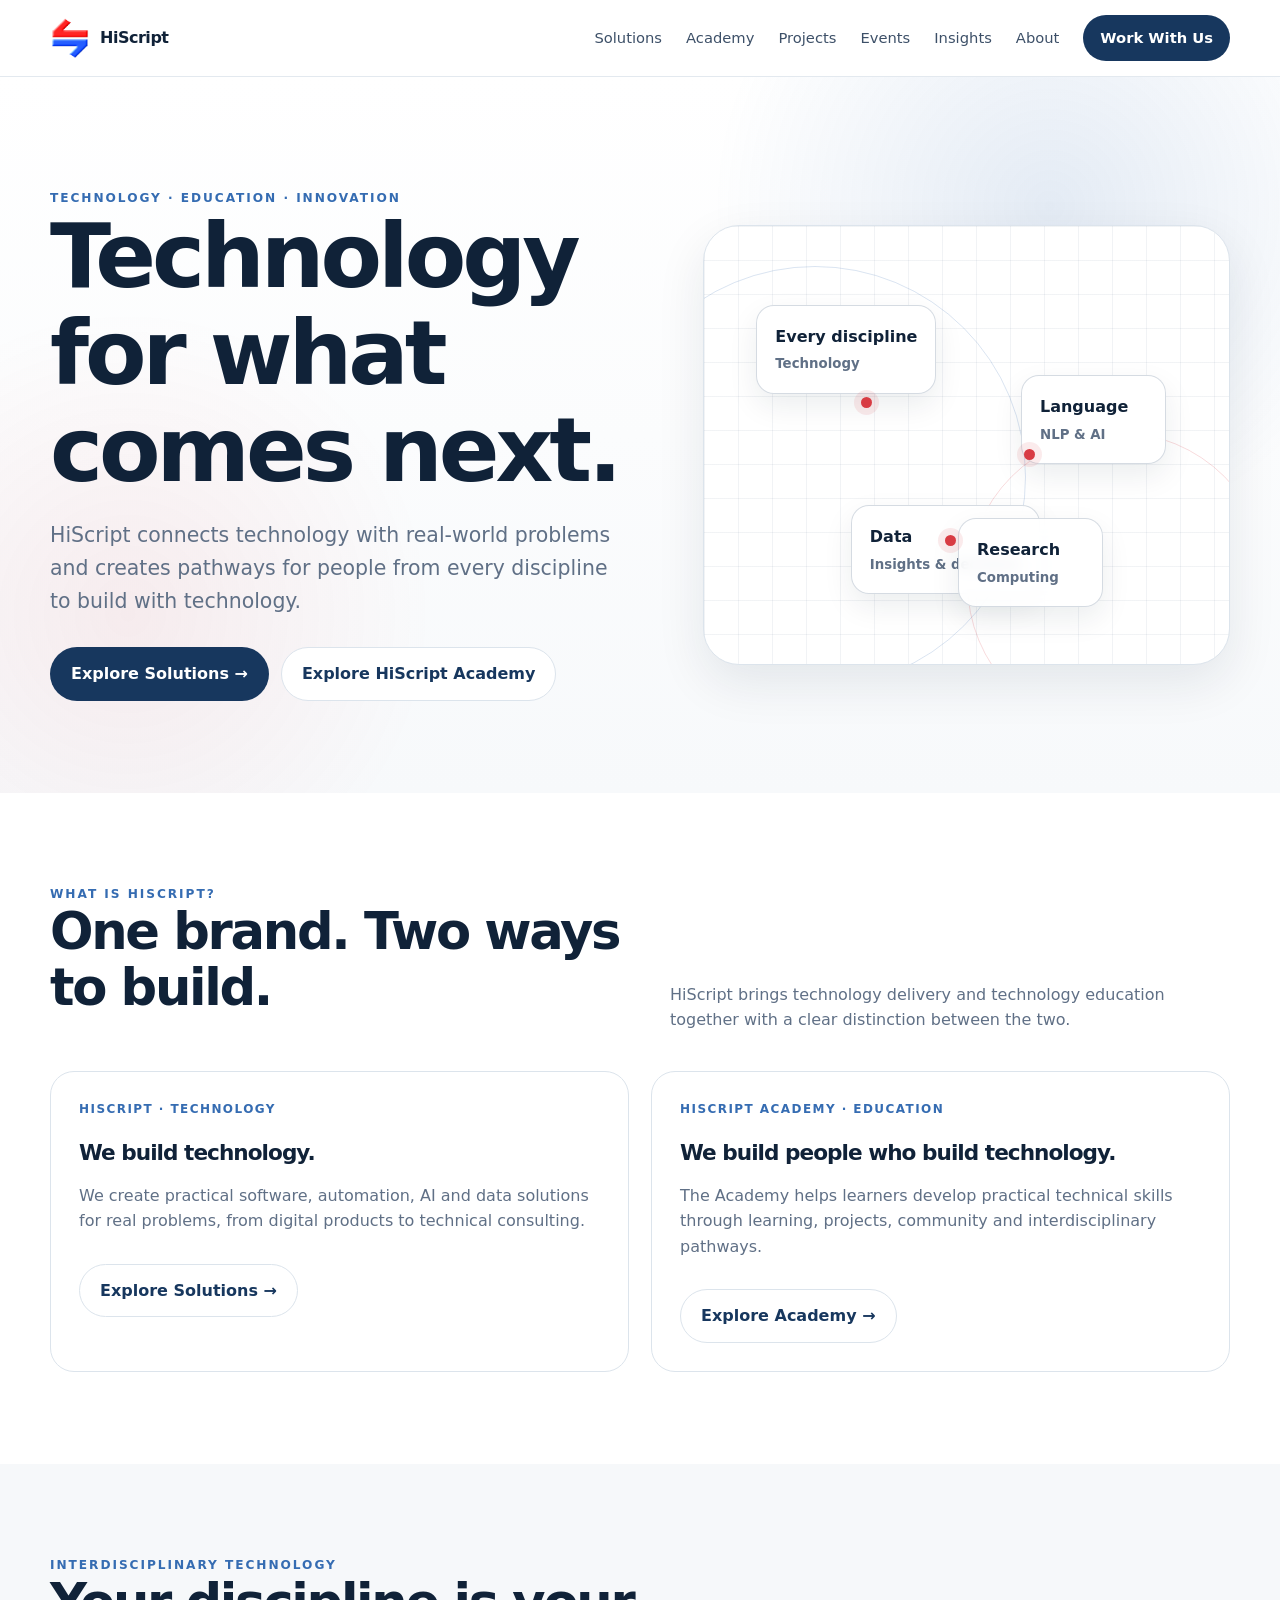
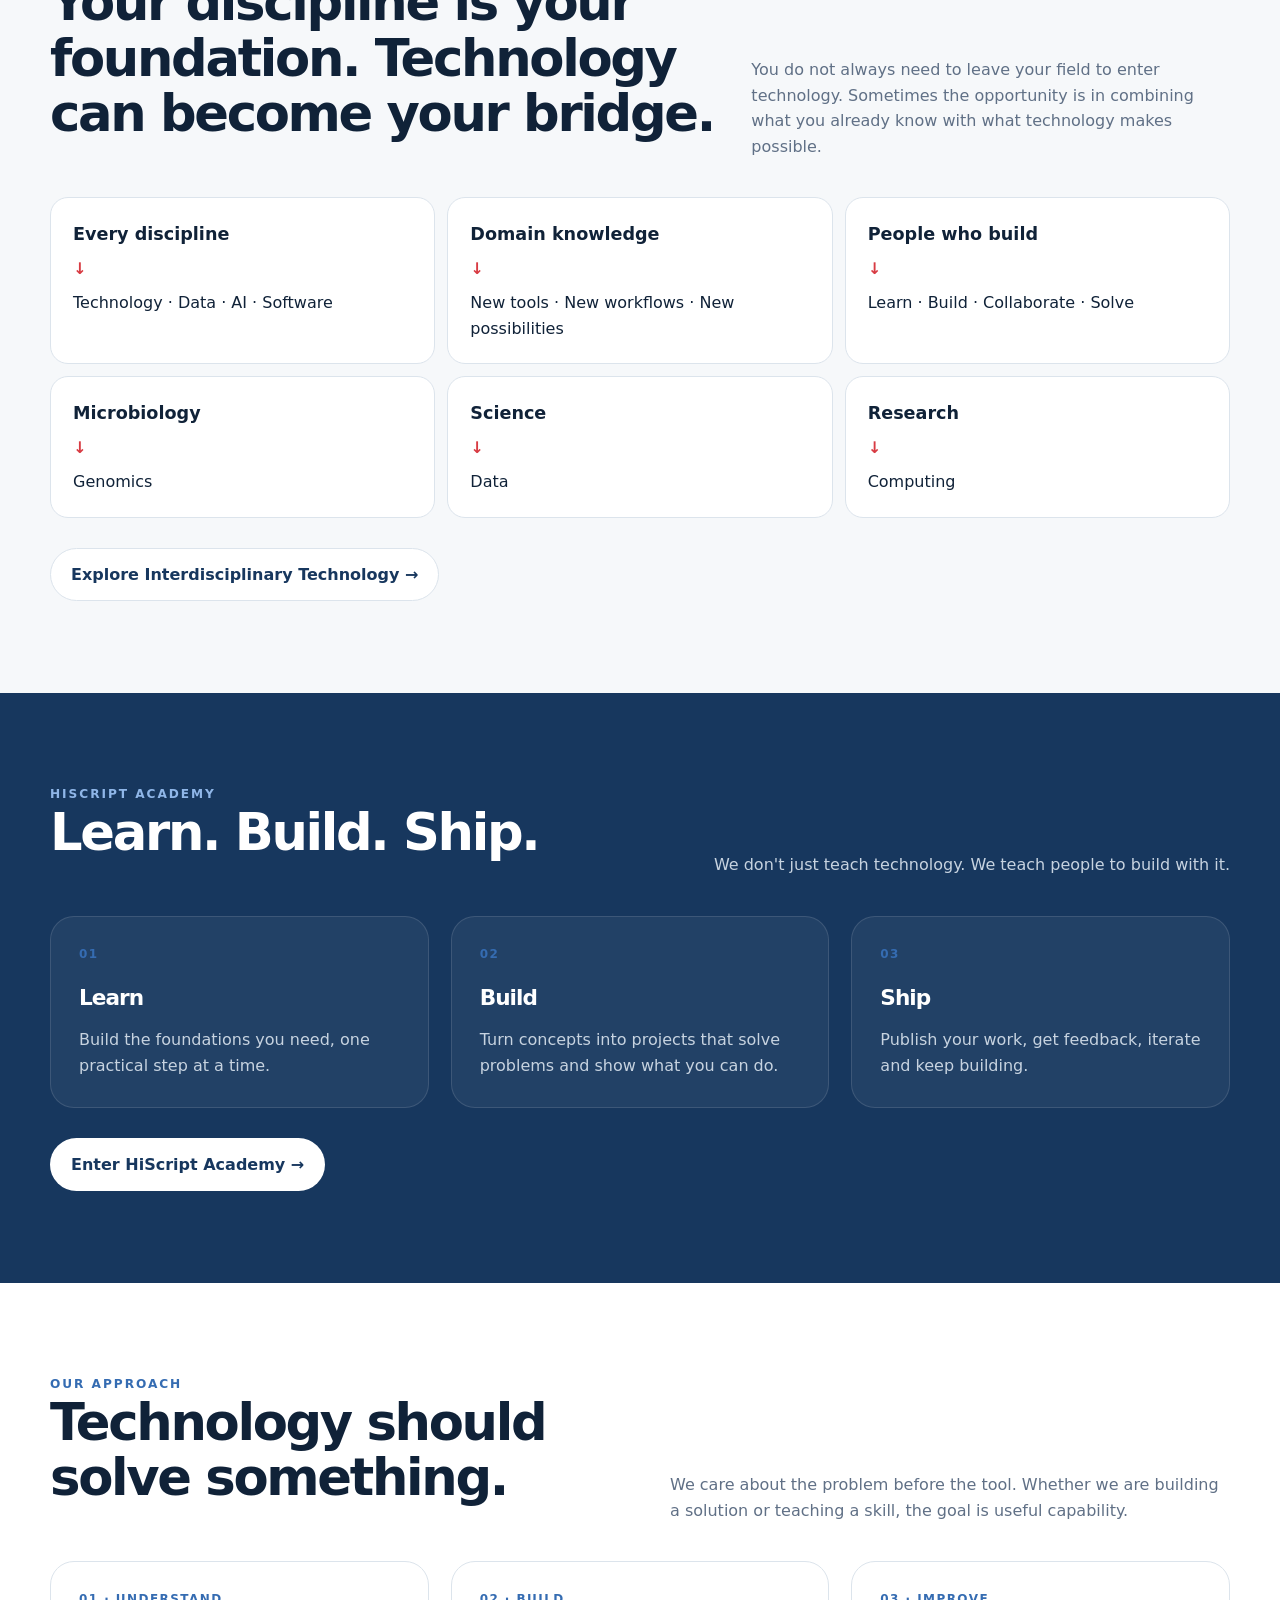
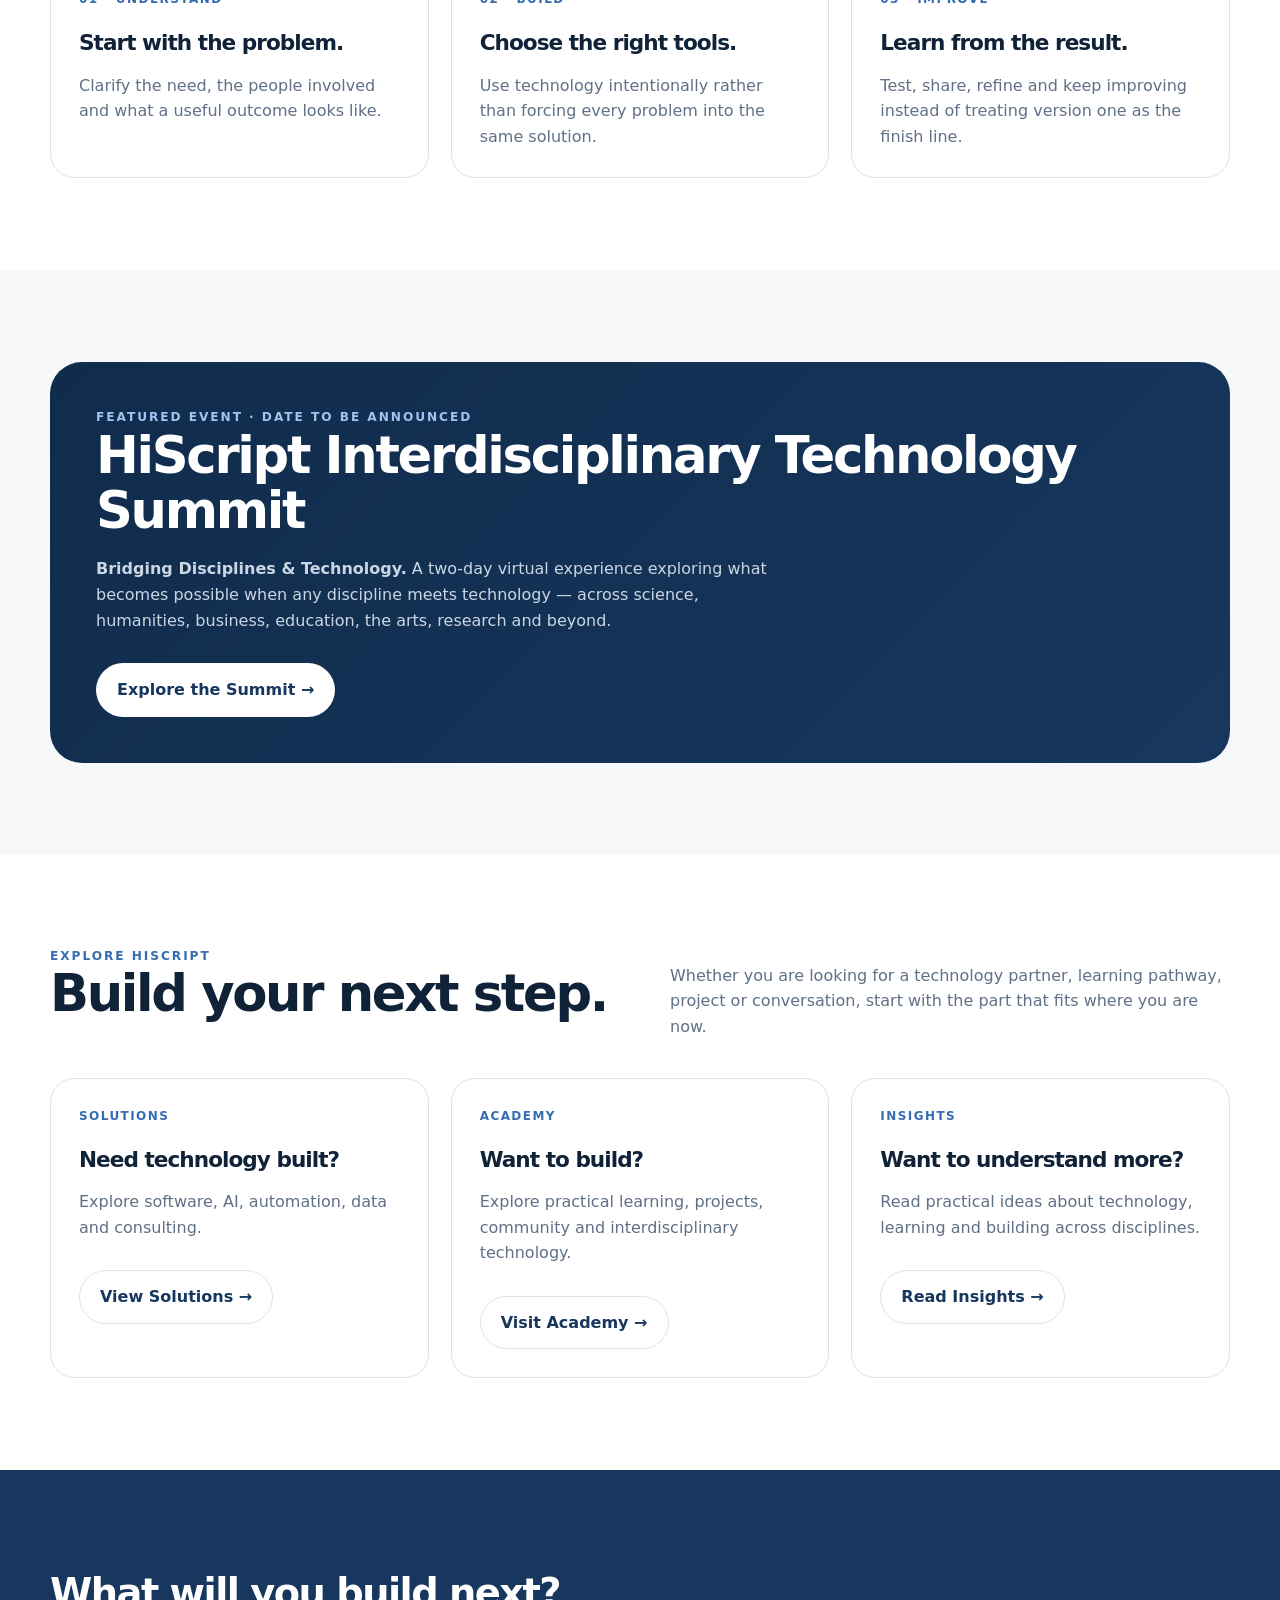
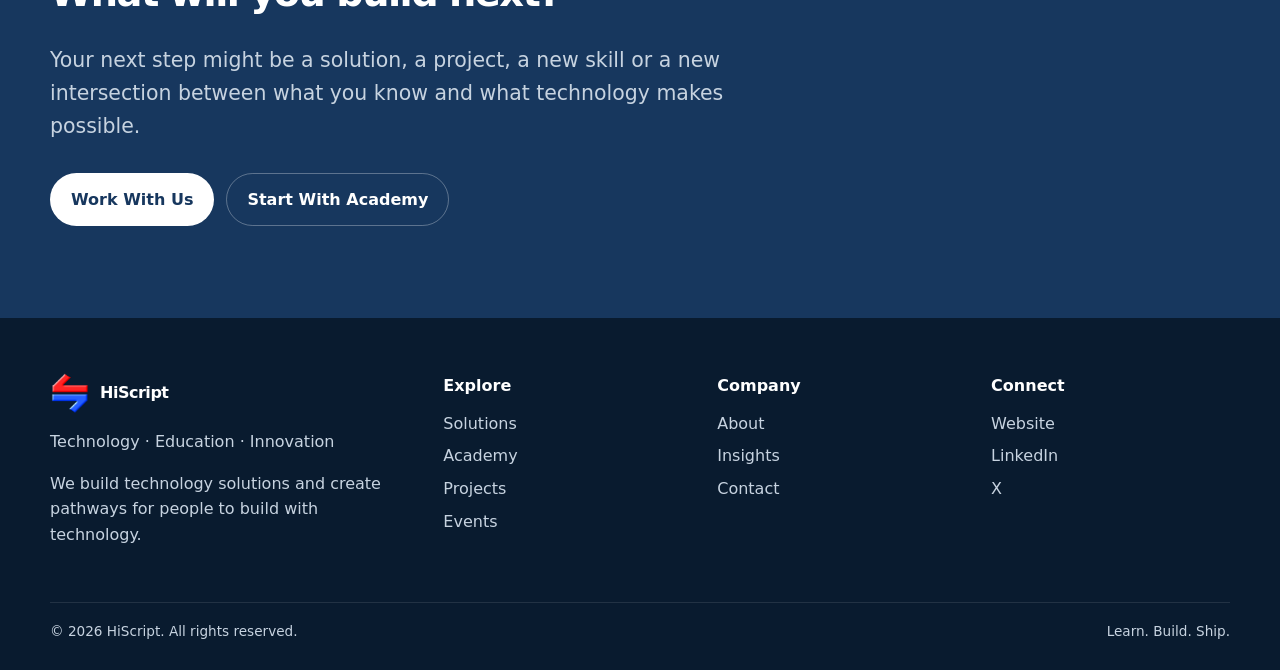
<file: index.html>
<!doctype html>
<html lang="en">
<head>
<meta charset="utf-8"><meta name="viewport" content="width=device-width, initial-scale=1">
<meta name="description" content="HiScript connects technology with real-world problems and creates pathways for people from every discipline to build with technology.">
<link rel="icon" href="assets/logo.png"><link rel="stylesheet" href="css/styles.css">
<title>Technology for what comes next — HiScript</title>
  <meta name="theme-color" content="#17375e">
  <meta name="robots" content="index, follow">
  <link rel="canonical" href="https://hi-script.github.io/">
  <meta property="og:type" content="website">
  <meta property="og:site_name" content="HiScript">
  <meta property="og:title" content="Technology for what comes next — HiScript">
  <meta property="og:description" content="HiScript connects technology with real-world problems and creates pathways for people from every discipline to build with technology.">
  <meta property="og:url" content="https://hi-script.github.io/">
  <meta property="og:image" content="https://hi-script.github.io/assets/logo.png">
  <meta name="twitter:card" content="summary">
  <meta name="twitter:title" content="Technology for what comes next — HiScript">
  <meta name="twitter:description" content="HiScript connects technology with real-world problems and creates pathways for people from every discipline to build with technology.">
  <meta name="twitter:image" content="https://hi-script.github.io/assets/logo.png">
  <script type="application/ld+json">{"@context":"https://schema.org","@type":"Organization","name":"HiScript","url":"https://hi-script.github.io/","logo":"https://hi-script.github.io/assets/logo.png","email":"contact.us@hiscript.com.ng","sameAs":["https://www.linkedin.com/company/hiscript/","https://x.com/HiScript_"]}</script>
</head>
<body><a class="skip-link" href="#main-content">Skip to content</a>
<header class="site-header">
  <div class="container nav">
    <a class="brand" href="index.html" aria-label="HiScript home">
      <img src="assets/logo.png" alt="HiScript logo">
      <span>HiScript</span>
    </a>
    <button class="menu-btn" aria-label="Open navigation" aria-expanded="false">☰</button>
    <nav class="nav-links" aria-label="Primary navigation"><a href="solutions.html" class="">Solutions</a><a href="academy.html" class="">Academy</a><a href="projects.html" class="">Projects</a><a href="events.html" class="">Events</a><a href="insights.html" class="">Insights</a><a href="about.html" class="">About</a><a class="nav-cta" href="contact.html">Work With Us</a></nav>
  </div>
</header>

<main id="main-content">
<section class="hero">
  <div class="container hero-grid">
    <div class="hero-copy">
      <div class="eyebrow">Technology · Education · Innovation</div>
      <h1>Technology for what comes next.</h1>
      <p class="lead">HiScript connects technology with real-world problems and creates pathways for people from every discipline to build with technology.</p>
      <div class="actions">
        <a class="btn btn-primary" href="solutions.html">Explore Solutions →</a>
        <a class="btn btn-secondary" href="academy.html">Explore HiScript Academy</a>
      </div>
    </div>
    <div class="hero-visual" aria-label="Technology connecting different disciplines">
      <div class="network"></div>
      <div class="node a">Every discipline<small>Technology</small></div>
      <div class="node b">Language<small>NLP & AI</small></div>
      <div class="node c">Data<small>Insights & decisions</small></div>
      <div class="node d">Research<small>Computing</small></div>
      <span class="dot one"></span><span class="dot two"></span><span class="dot three"></span>
    </div>
  </div>
</section>

<section>
  <div class="container">
    <div class="section-head">
      <div>
        <div class="kicker">What is HiScript?</div>
        <h2>One brand. Two ways to build.</h2>
      </div>
      <p>HiScript brings technology delivery and technology education together with a clear distinction between the two.</p>
    </div>

    <div class="grid-2">
      <article class="card">
        <div class="num">HiScript · Technology</div>
        <h3>We build technology.</h3>
        <p>We create practical software, automation, AI and data solutions for real problems, from digital products to technical consulting.</p>
        <div class="actions"><a class="btn btn-secondary" href="solutions.html">Explore Solutions →</a></div>
      </article>

      <article class="card">
        <div class="num">HiScript Academy · Education</div>
        <h3>We build people who build technology.</h3>
        <p>The Academy helps learners develop practical technical skills through learning, projects, community and interdisciplinary pathways.</p>
        <div class="actions"><a class="btn btn-secondary" href="academy.html">Explore Academy →</a></div>
      </article>
    </div>
  </div>
</section>

<section class="bridge">
  <div class="container">
    <div class="section-head">
      <div>
        <div class="kicker">Interdisciplinary technology</div>
        <h2>Your discipline is your foundation. Technology can become your bridge.</h2>
      </div>
      <p>You do not always need to leave your field to enter technology. Sometimes the opportunity is in combining what you already know with what technology makes possible.</p>
    </div>

    <div class="bridge-map">
      <div class="bridge-item"><strong>Every discipline</strong><div class="arrow">↓</div><span>Technology · Data · AI · Software</span></div>
      <div class="bridge-item"><strong>Domain knowledge</strong><div class="arrow">↓</div><span>New tools · New workflows · New possibilities</span></div>
      <div class="bridge-item"><strong>People who build</strong><div class="arrow">↓</div><span>Learn · Build · Collaborate · Solve</span></div>
      <div class="bridge-item"><strong>Microbiology</strong><div class="arrow">↓</div><span>Genomics</span></div>
      <div class="bridge-item"><strong>Science</strong><div class="arrow">↓</div><span>Data</span></div>
      <div class="bridge-item"><strong>Research</strong><div class="arrow">↓</div><span>Computing</span></div>
    </div>

    <div class="actions"><a class="btn btn-secondary" href="academy.html">Explore Interdisciplinary Technology →</a></div>
  </div>
</section>

<section class="dark">
  <div class="container">
    <div class="section-head">
      <div>
        <div class="kicker" style="color:#8fb6e8">HiScript Academy</div>
        <h2>Learn. Build. Ship.</h2>
      </div>
      <p>We don't just teach technology. We teach people to build with it.</p>
    </div>

    <div class="grid-3">
      <article class="card"><div class="num">01</div><h3>Learn</h3><p>Build the foundations you need, one practical step at a time.</p></article>
      <article class="card"><div class="num">02</div><h3>Build</h3><p>Turn concepts into projects that solve problems and show what you can do.</p></article>
      <article class="card"><div class="num">03</div><h3>Ship</h3><p>Publish your work, get feedback, iterate and keep building.</p></article>
    </div>

    <div class="actions"><a class="btn" style="background:#fff;color:var(--navy)" href="academy.html">Enter HiScript Academy →</a></div>
  </div>
</section>

<section>
  <div class="container">
    <div class="section-head">
      <div>
        <div class="kicker">Our approach</div>
        <h2>Technology should solve something.</h2>
      </div>
      <p>We care about the problem before the tool. Whether we are building a solution or teaching a skill, the goal is useful capability.</p>
    </div>

    <div class="grid-3">
      <article class="card"><div class="num">01 · Understand</div><h3>Start with the problem.</h3><p>Clarify the need, the people involved and what a useful outcome looks like.</p></article>
      <article class="card"><div class="num">02 · Build</div><h3>Choose the right tools.</h3><p>Use technology intentionally rather than forcing every problem into the same solution.</p></article>
      <article class="card"><div class="num">03 · Improve</div><h3>Learn from the result.</h3><p>Test, share, refine and keep improving instead of treating version one as the finish line.</p></article>
    </div>
  </div>
</section>

<section style="background:var(--paper)">
  <div class="container">
    <div class="feature">
      <div class="kicker" style="color:#9fc3ee">Featured event · Date to be announced</div>
      <h2>HiScript Interdisciplinary Technology Summit</h2>
      <p><strong>Bridging Disciplines & Technology.</strong> A two-day virtual experience exploring what becomes possible when any discipline meets technology — across science, humanities, business, education, the arts, research and beyond.</p>
      <div class="actions"><a class="btn" style="background:#fff;color:var(--navy)" href="events.html">Explore the Summit →</a></div>
    </div>
  </div>
</section>

<section>
  <div class="container">
    <div class="section-head">
      <div>
        <div class="kicker">Explore HiScript</div>
        <h2>Build your next step.</h2>
      </div>
      <p>Whether you are looking for a technology partner, learning pathway, project or conversation, start with the part that fits where you are now.</p>
    </div>

    <div class="grid-3">
      <article class="card"><div class="num">Solutions</div><h3>Need technology built?</h3><p>Explore software, AI, automation, data and consulting.</p><div class="actions"><a class="btn btn-secondary" href="solutions.html">View Solutions →</a></div></article>
      <article class="card"><div class="num">Academy</div><h3>Want to build?</h3><p>Explore practical learning, projects, community and interdisciplinary technology.</p><div class="actions"><a class="btn btn-secondary" href="academy.html">Visit Academy →</a></div></article>
      <article class="card"><div class="num">Insights</div><h3>Want to understand more?</h3><p>Read practical ideas about technology, learning and building across disciplines.</p><div class="actions"><a class="btn btn-secondary" href="insights.html">Read Insights →</a></div></article>
    </div>
  </div>
</section>

<section class="dark">
  <div class="container">
    <div class="quote">What will you build next?</div>
    <p class="lead">Your next step might be a solution, a project, a new skill or a new intersection between what you know and what technology makes possible.</p>
    <div class="actions">
      <a class="btn" style="background:#fff;color:var(--navy)" href="contact.html">Work With Us</a>
      <a class="btn" style="background:transparent;border-color:rgba(255,255,255,.3);color:#fff" href="academy.html">Start With Academy</a>
    </div>
  </div>
</section>
</main>


<footer class="footer">
  <div class="container footer-grid">
    <div>
      <a class="brand" href="index.html"><img src="assets/logo.png" alt="HiScript logo"><span style="color:#fff">HiScript</span></a>
      <p style="max-width:310px">Technology · Education · Innovation</p>
      <p>We build technology solutions and create pathways for people to build with technology.</p>
    </div>
    <div><h4>Explore</h4><ul><li><a href="solutions.html">Solutions</a></li><li><a href="academy.html">Academy</a></li><li><a href="projects.html">Projects</a></li><li><a href="events.html">Events</a></li></ul></div>
    <div><h4>Company</h4><ul><li><a href="about.html">About</a></li><li><a href="insights.html">Insights</a></li><li><a href="contact.html">Contact</a></li></ul></div>
    <div><h4>Connect</h4><ul><li><a href="https://hi-script.github.io/" rel="noopener noreferrer" target="_blank">Website</a></li><li><a href="https://www.linkedin.com/company/hiscript/" rel="noopener noreferrer" target="_blank">LinkedIn</a></li><li><a href="https://x.com/HiScript_" rel="noopener noreferrer" target="_blank">X</a></li></ul></div>
  </div>
  <div class="container footer-bottom"><span>© <span data-year></span> HiScript. All rights reserved.</span><span>Learn. Build. Ship.</span></div>
</footer><script src="js/main.js"></script></body>
</html>
</file>
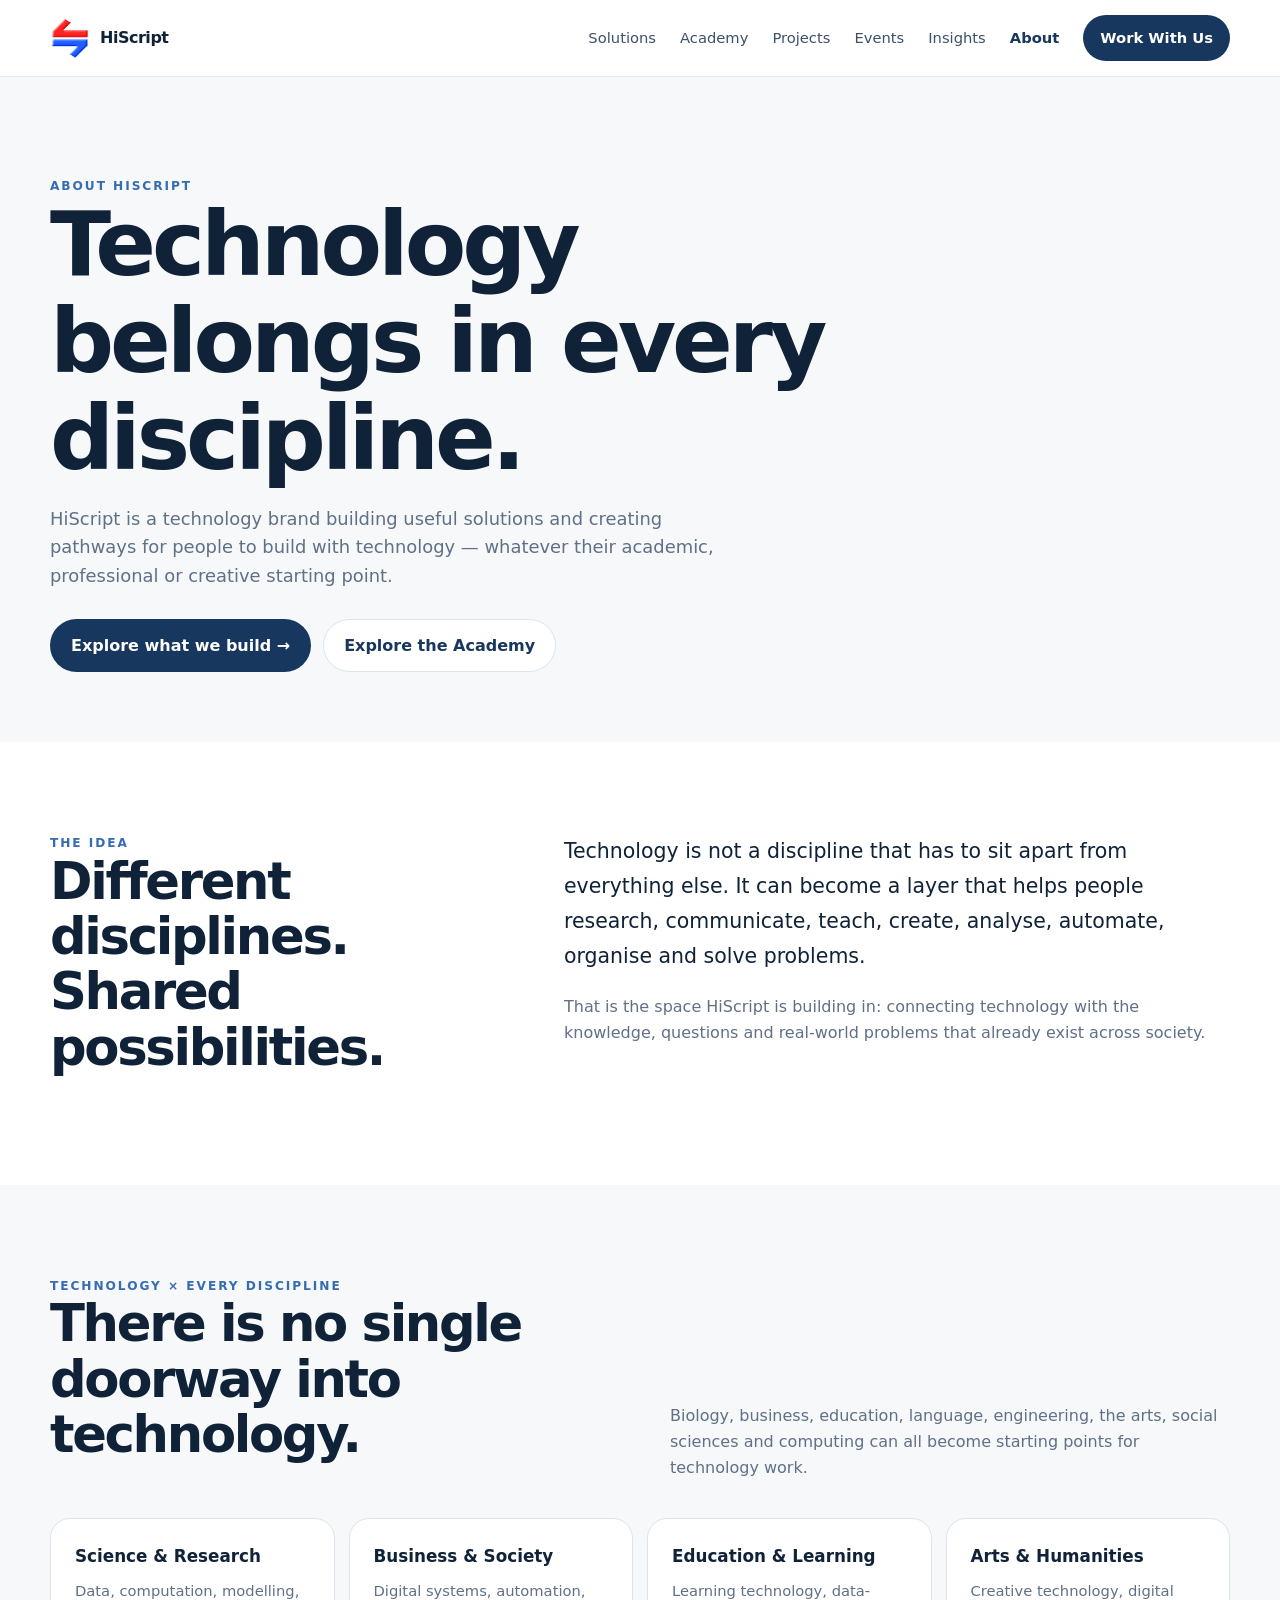
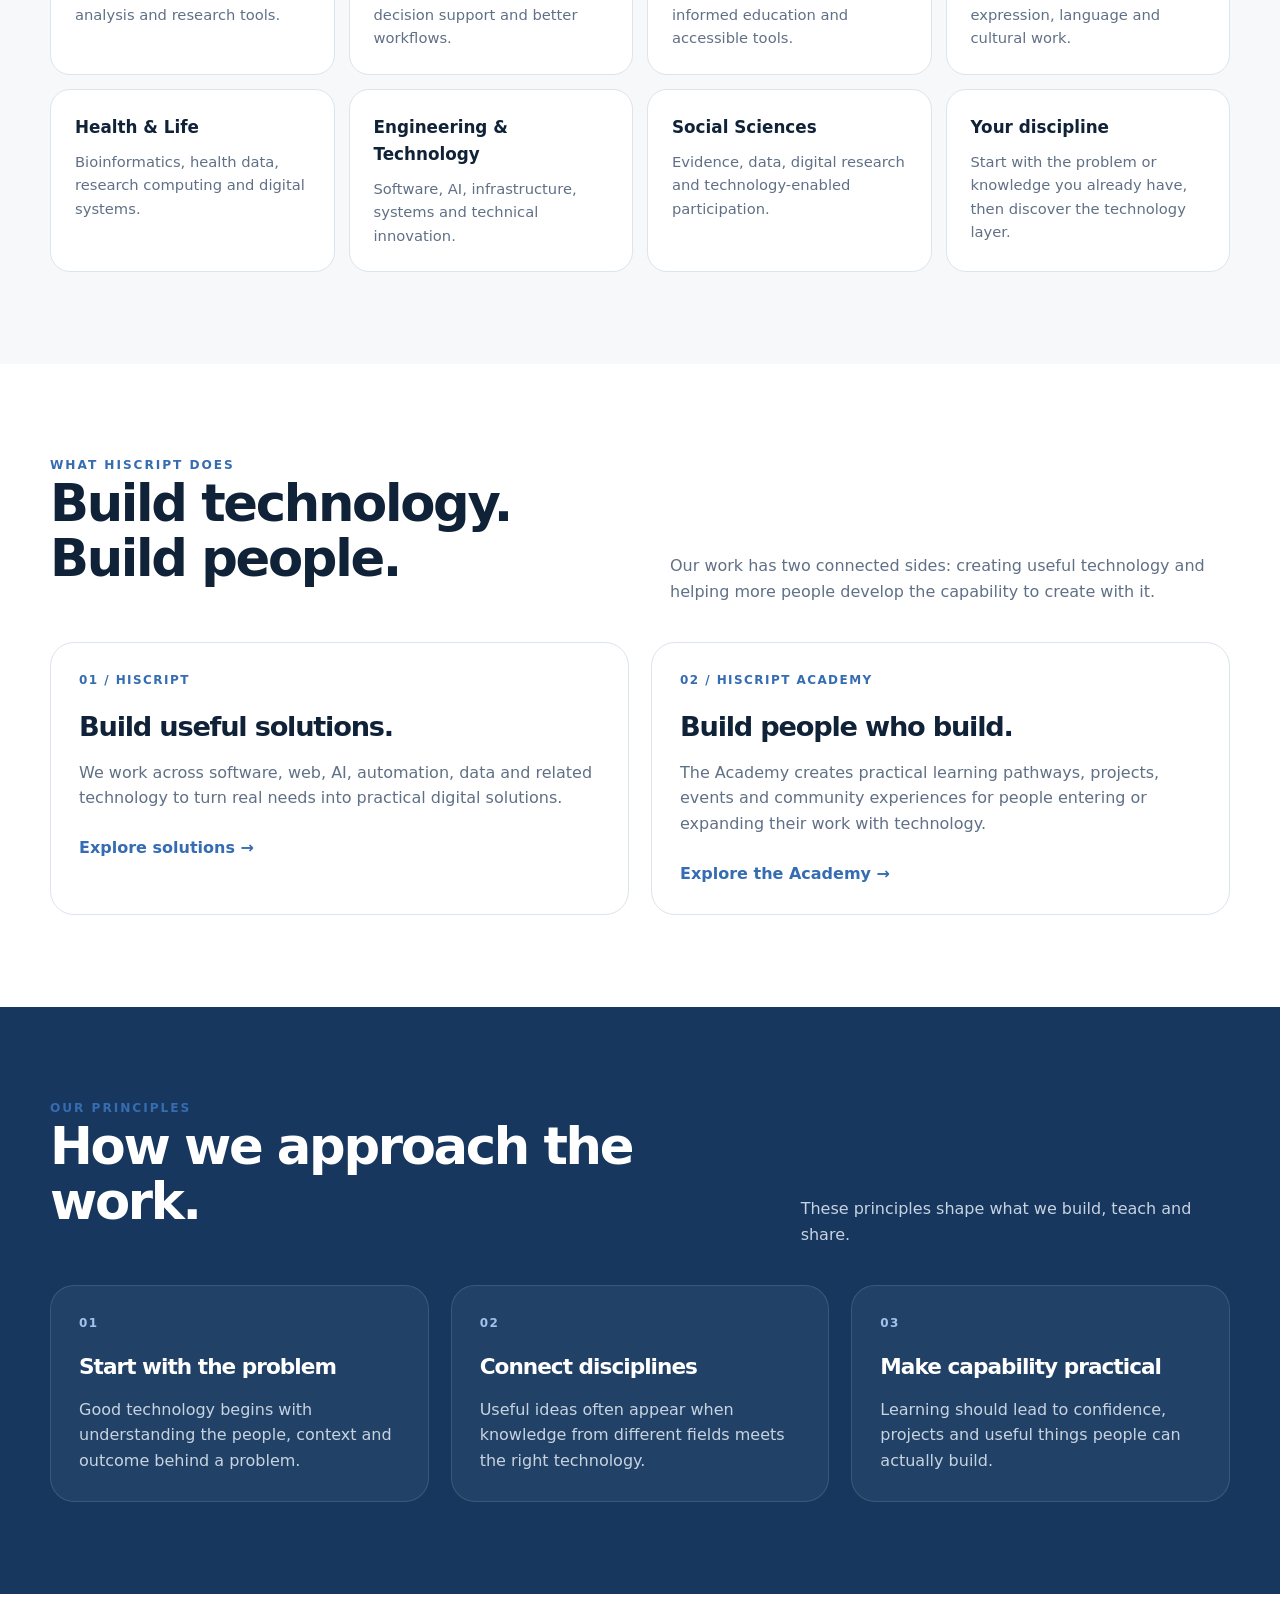
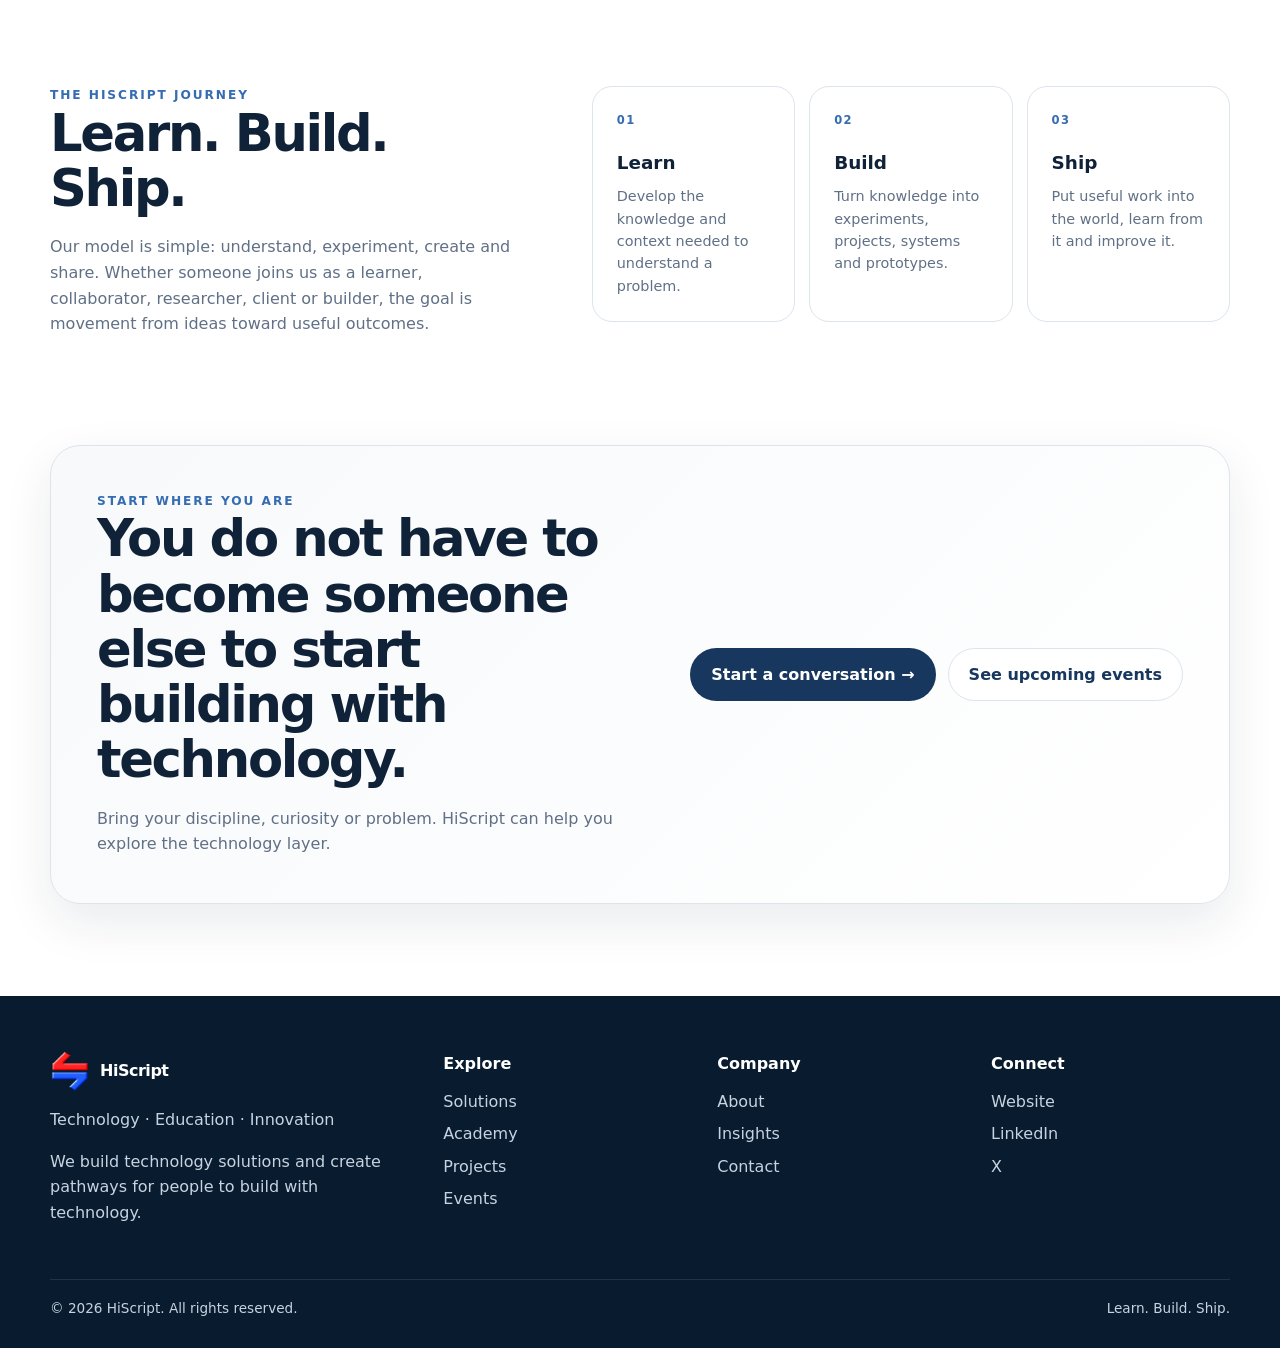
<file: about.html>
<!doctype html>
<html lang="en">
<head>
<meta charset="utf-8"><meta name="viewport" content="width=device-width, initial-scale=1">
<meta name="description" content="Learn about HiScript: a technology brand building useful solutions and creating pathways for people from every discipline to build with technology.">
<link rel="icon" href="assets/logo.png"><link rel="stylesheet" href="css/styles.css">
<title>About HiScript</title>
  <meta name="theme-color" content="#17375e">
  <meta name="robots" content="index, follow">
  <link rel="canonical" href="https://hi-script.github.io/about.html">
  <meta property="og:type" content="website">
  <meta property="og:site_name" content="HiScript">
  <meta property="og:title" content="About HiScript">
  <meta property="og:description" content="Learn about HiScript: a technology brand building useful solutions and creating pathways for people from every discipline to build with technology.">
  <meta property="og:url" content="https://hi-script.github.io/about.html">
  <meta property="og:image" content="https://hi-script.github.io/assets/logo.png">
  <meta name="twitter:card" content="summary">
  <meta name="twitter:title" content="About HiScript">
  <meta name="twitter:description" content="Learn about HiScript: a technology brand building useful solutions and creating pathways for people from every discipline to build with technology.">
  <meta name="twitter:image" content="https://hi-script.github.io/assets/logo.png">
</head>
<body><a class="skip-link" href="#main-content">Skip to content</a>
<header class="site-header">
  <div class="container nav">
    <a class="brand" href="index.html" aria-label="HiScript home"><img src="assets/logo.png" alt="HiScript logo"><span>HiScript</span></a>
    <button class="menu-btn" aria-label="Open navigation" aria-expanded="false">☰</button>
    <nav class="nav-links" aria-label="Primary navigation"><a href="solutions.html">Solutions</a><a href="academy.html">Academy</a><a href="projects.html">Projects</a><a href="events.html">Events</a><a href="insights.html">Insights</a><a href="about.html" class="active" aria-current="page">About</a><a class="nav-cta" href="contact.html">Work With Us</a></nav>
  </div>
</header>
<main id="main-content">
<section class="page-hero about-hero"><div class="container"><div class="kicker">About HiScript</div><h1>Technology belongs in every discipline.</h1><p>HiScript is a technology brand building useful solutions and creating pathways for people to build with technology — whatever their academic, professional or creative starting point.</p><div class="actions"><a class="btn btn-primary" href="solutions.html">Explore what we build →</a><a class="btn btn-secondary" href="academy.html">Explore the Academy</a></div></div></section>

<section><div class="container"><div class="about-intro"><div><div class="kicker">The idea</div><h2>Different disciplines. Shared possibilities.</h2></div><div><p class="lead">Technology is not a discipline that has to sit apart from everything else. It can become a layer that helps people research, communicate, teach, create, analyse, automate, organise and solve problems.</p><p class="muted">That is the space HiScript is building in: connecting technology with the knowledge, questions and real-world problems that already exist across society.</p></div></div></div></section>

<section class="bridge"><div class="container"><div class="section-head"><div><div class="kicker">Technology × Every Discipline</div><h2>There is no single doorway into technology.</h2></div><p>Biology, business, education, language, engineering, the arts, social sciences and computing can all become starting points for technology work.</p></div><div class="about-discipline-grid">
<div class="about-discipline"><strong>Science & Research</strong><span>Data, computation, modelling, analysis and research tools.</span></div>
<div class="about-discipline"><strong>Business & Society</strong><span>Digital systems, automation, decision support and better workflows.</span></div>
<div class="about-discipline"><strong>Education & Learning</strong><span>Learning technology, data-informed education and accessible tools.</span></div>
<div class="about-discipline"><strong>Arts & Humanities</strong><span>Creative technology, digital expression, language and cultural work.</span></div>
<div class="about-discipline"><strong>Health & Life</strong><span>Bioinformatics, health data, research computing and digital systems.</span></div>
<div class="about-discipline"><strong>Engineering & Technology</strong><span>Software, AI, infrastructure, systems and technical innovation.</span></div>
<div class="about-discipline"><strong>Social Sciences</strong><span>Evidence, data, digital research and technology-enabled participation.</span></div>
<div class="about-discipline"><strong>Your discipline</strong><span>Start with the problem or knowledge you already have, then discover the technology layer.</span></div>
</div></div></section>

<section><div class="container"><div class="section-head"><div><div class="kicker">What HiScript does</div><h2>Build technology. Build people.</h2></div><p>Our work has two connected sides: creating useful technology and helping more people develop the capability to create with it.</p></div><div class="split"><article class="card about-side-card"><div class="num">01 / HiScript</div><h3>Build useful solutions.</h3><p>We work across software, web, AI, automation, data and related technology to turn real needs into practical digital solutions.</p><a class="text-link" href="solutions.html">Explore solutions →</a></article><article class="card about-side-card"><div class="num">02 / HiScript Academy</div><h3>Build people who build.</h3><p>The Academy creates practical learning pathways, projects, events and community experiences for people entering or expanding their work with technology.</p><a class="text-link" href="academy.html">Explore the Academy →</a></article></div></div></section>

<section class="dark about-principles"><div class="container"><div class="section-head"><div><div class="kicker">Our principles</div><h2>How we approach the work.</h2></div><p>These principles shape what we build, teach and share.</p></div><div class="grid-3"><div class="card"><div class="num">01</div><h3>Start with the problem</h3><p>Good technology begins with understanding the people, context and outcome behind a problem.</p></div><div class="card"><div class="num">02</div><h3>Connect disciplines</h3><p>Useful ideas often appear when knowledge from different fields meets the right technology.</p></div><div class="card"><div class="num">03</div><h3>Make capability practical</h3><p>Learning should lead to confidence, projects and useful things people can actually build.</p></div></div></div></section>

<section><div class="container"><div class="about-journey"><div><div class="kicker">The HiScript journey</div><h2>Learn. Build. Ship.</h2><p class="muted">Our model is simple: understand, experiment, create and share. Whether someone joins us as a learner, collaborator, researcher, client or builder, the goal is movement from ideas toward useful outcomes.</p></div><div class="journey-steps"><div><span>01</span><strong>Learn</strong><p>Develop the knowledge and context needed to understand a problem.</p></div><div><span>02</span><strong>Build</strong><p>Turn knowledge into experiments, projects, systems and prototypes.</p></div><div><span>03</span><strong>Ship</strong><p>Put useful work into the world, learn from it and improve it.</p></div></div></div></div></section>

<section class="about-cta"><div class="container"><div class="insights-cta"><div><div class="kicker">Start where you are</div><h2>You do not have to become someone else to start building with technology.</h2><p>Bring your discipline, curiosity or problem. HiScript can help you explore the technology layer.</p></div><div class="actions"><a class="btn btn-primary" href="contact.html">Start a conversation →</a><a class="btn btn-secondary" href="events.html">See upcoming events</a></div></div></div></section>
</main>
<footer class="footer">
  <div class="container footer-grid"><div><a class="brand" href="index.html"><img src="assets/logo.png" alt="HiScript logo"><span style="color:#fff">HiScript</span></a><p style="max-width:310px">Technology · Education · Innovation</p><p>We build technology solutions and create pathways for people to build with technology.</p></div>
  <div><h4>Explore</h4><ul><li><a href="solutions.html">Solutions</a></li><li><a href="academy.html">Academy</a></li><li><a href="projects.html">Projects</a></li><li><a href="events.html">Events</a></li></ul></div>
  <div><h4>Company</h4><ul><li><a href="about.html">About</a></li><li><a href="insights.html">Insights</a></li><li><a href="contact.html">Contact</a></li></ul></div>
  <div><h4>Connect</h4><ul><li><a href="https://hi-script.github.io/" rel="noopener noreferrer" target="_blank">Website</a></li><li><a href="https://www.linkedin.com/company/hiscript/" rel="noopener noreferrer" target="_blank">LinkedIn</a></li><li><a href="https://x.com/HiScript_" rel="noopener noreferrer" target="_blank">X</a></li></ul></div></div>
  <div class="container footer-bottom"><span>© <span data-year></span> HiScript. All rights reserved.</span><span>Learn. Build. Ship.</span></div>
</footer><script src="js/main.js"></script></body></html>
</file>
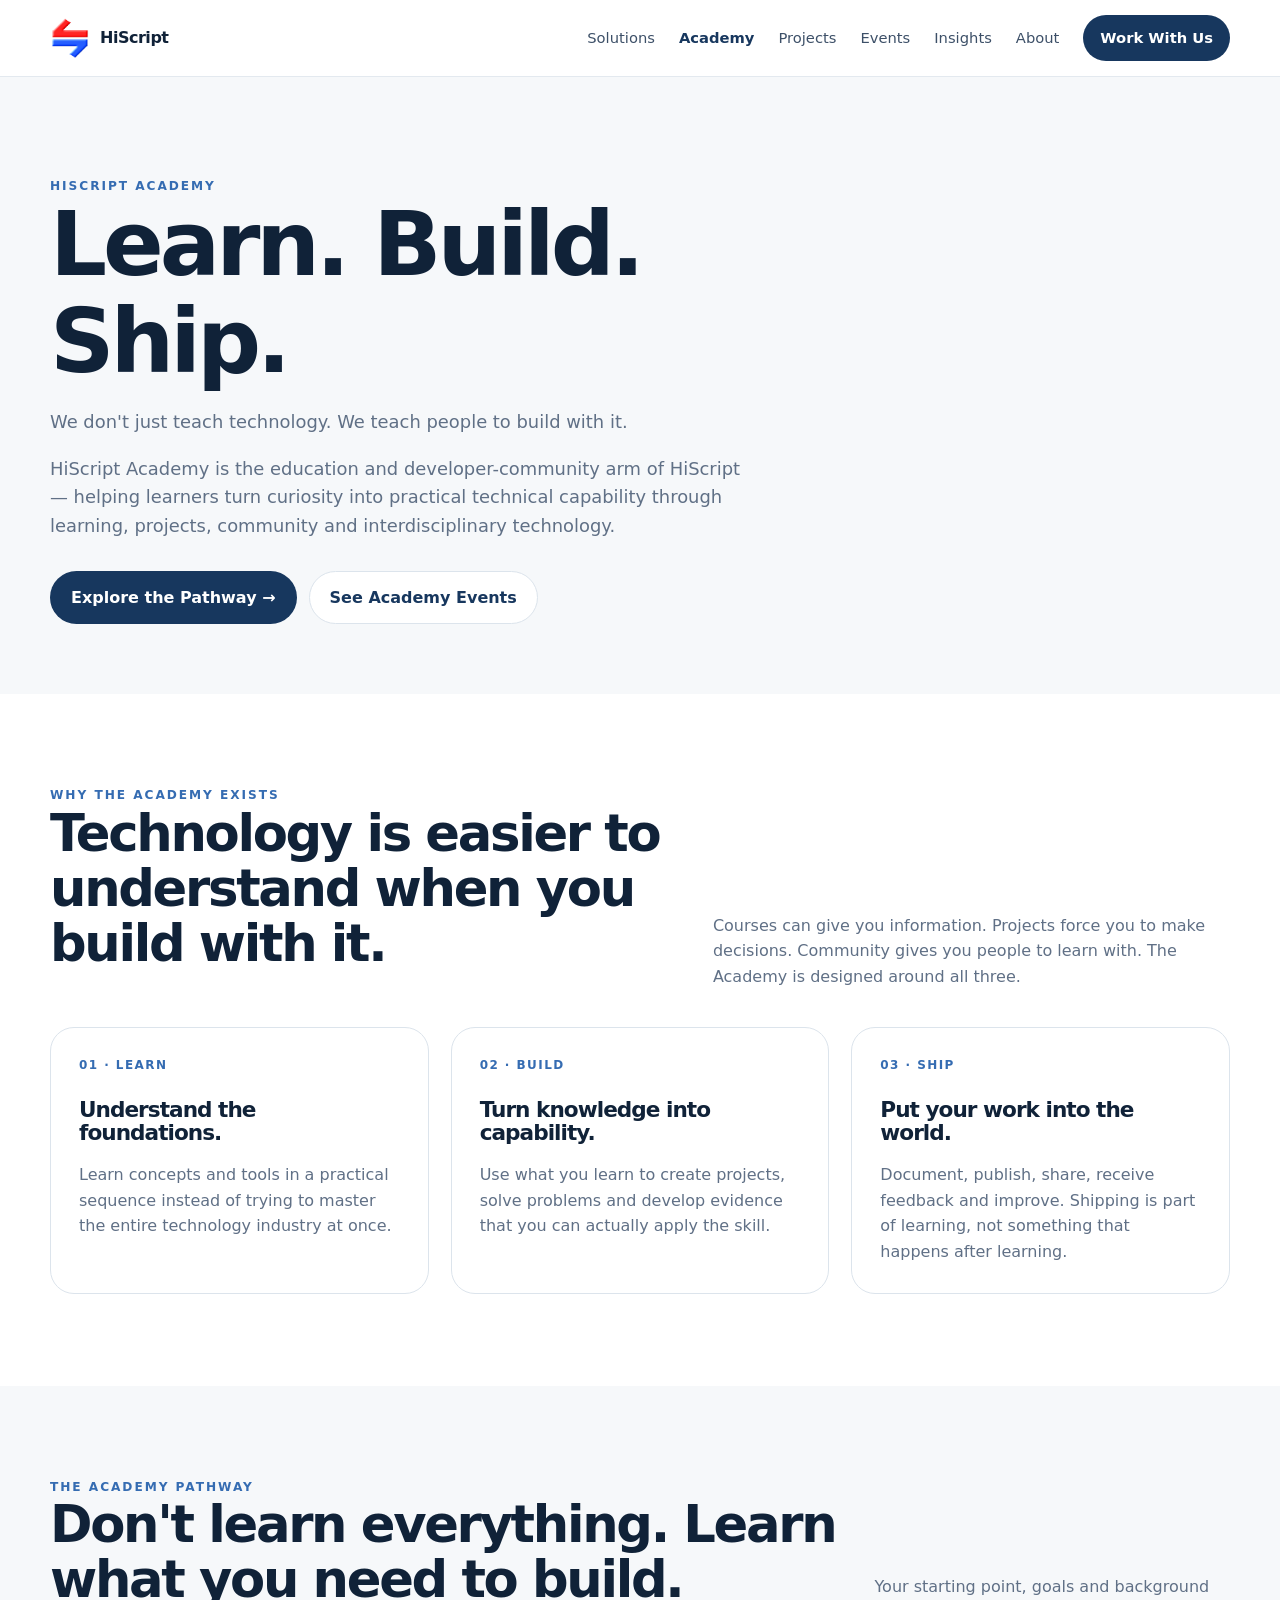
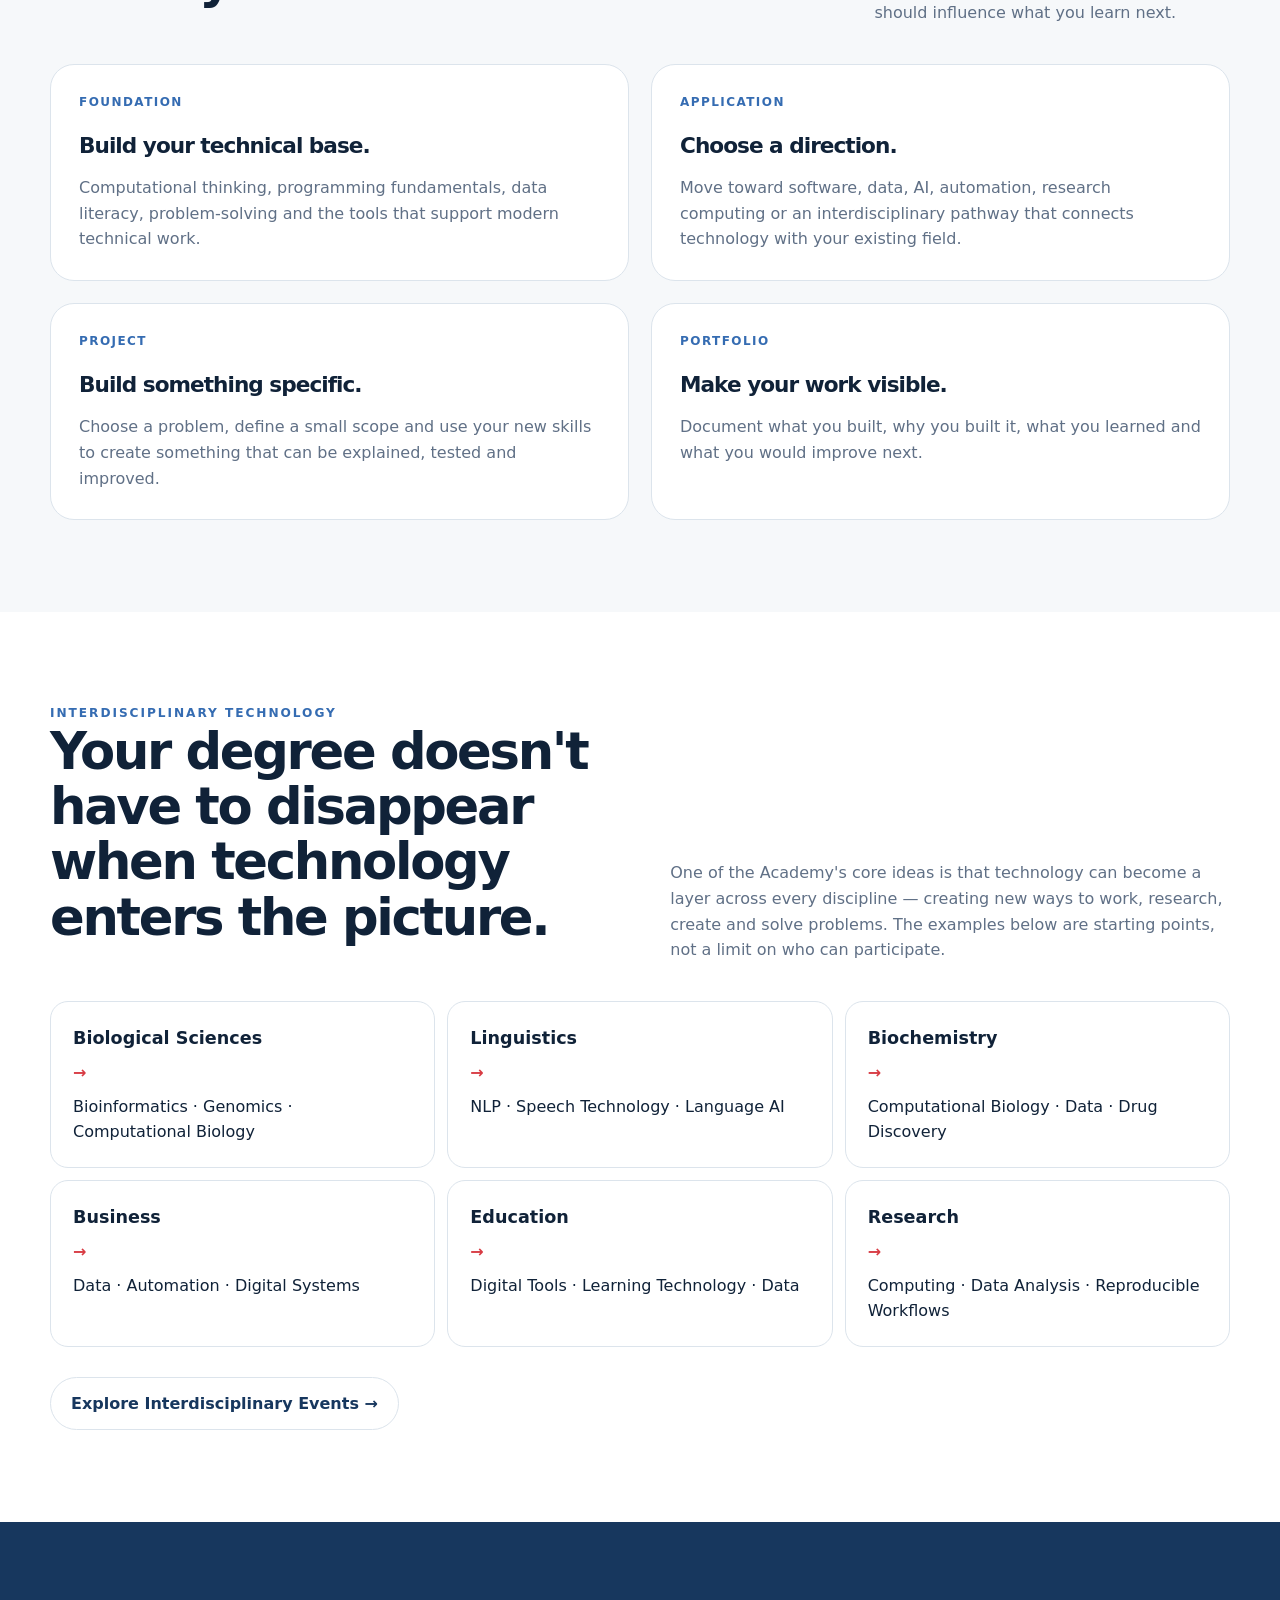
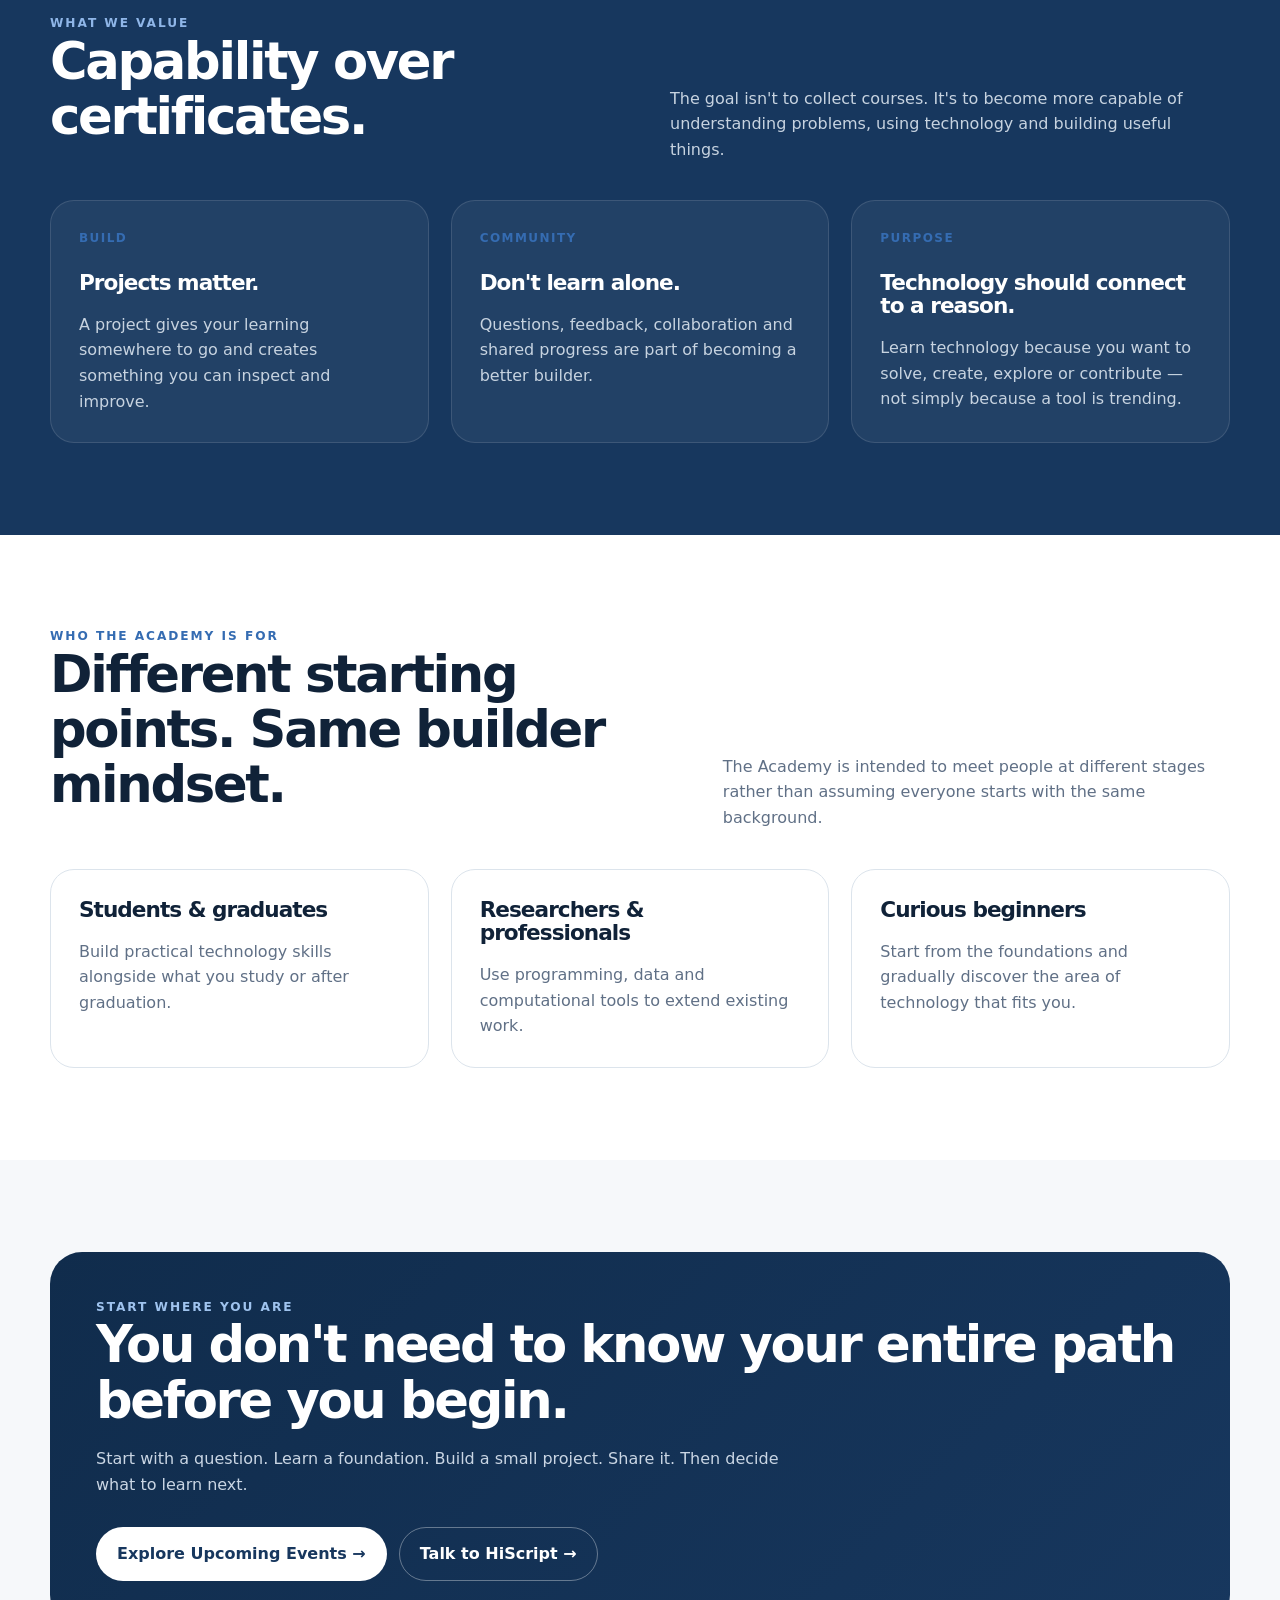
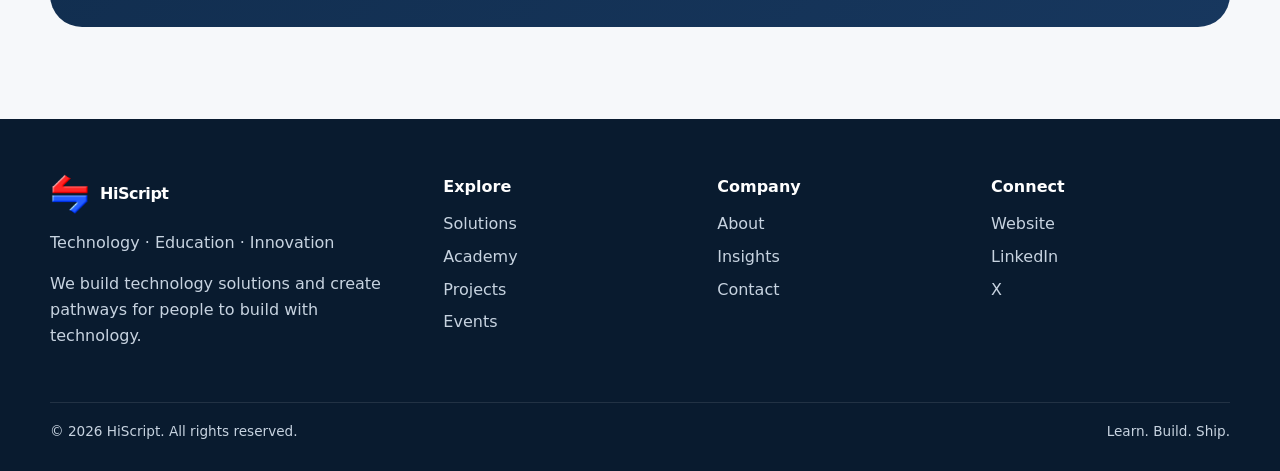
<file: academy.html>
<!doctype html>
<html lang="en">
<head>
<meta charset="utf-8"><meta name="viewport" content="width=device-width, initial-scale=1">
<meta name="description" content="HiScript Academy helps people learn, build and ship with technology through practical education, projects, community and interdisciplinary pathways.">
<link rel="icon" href="assets/logo.png"><link rel="stylesheet" href="css/styles.css">
<title>HiScript Academy — Learn, Build, Ship</title>
  <meta name="theme-color" content="#17375e">
  <meta name="robots" content="index, follow">
  <link rel="canonical" href="https://hi-script.github.io/academy.html">
  <meta property="og:type" content="website">
  <meta property="og:site_name" content="HiScript">
  <meta property="og:title" content="HiScript Academy — Learn, Build, Ship">
  <meta property="og:description" content="HiScript Academy helps people learn, build and ship with technology through practical education, projects, community and interdisciplinary pathways.">
  <meta property="og:url" content="https://hi-script.github.io/academy.html">
  <meta property="og:image" content="https://hi-script.github.io/assets/logo.png">
  <meta name="twitter:card" content="summary">
  <meta name="twitter:title" content="HiScript Academy — Learn, Build, Ship">
  <meta name="twitter:description" content="HiScript Academy helps people learn, build and ship with technology through practical education, projects, community and interdisciplinary pathways.">
  <meta name="twitter:image" content="https://hi-script.github.io/assets/logo.png">
</head>
<body><a class="skip-link" href="#main-content">Skip to content</a>
<header class="site-header">
  <div class="container nav">
    <a class="brand" href="index.html" aria-label="HiScript home">
      <img src="assets/logo.png" alt="HiScript logo">
      <span>HiScript</span>
    </a>
    <button class="menu-btn" aria-label="Open navigation" aria-expanded="false">☰</button>
    <nav class="nav-links" aria-label="Primary navigation"><a href="solutions.html" class="">Solutions</a><a href="academy.html" class="active" aria-current="page">Academy</a><a href="projects.html" class="">Projects</a><a href="events.html" class="">Events</a><a href="insights.html" class="">Insights</a><a href="about.html" class="">About</a><a class="nav-cta" href="contact.html">Work With Us</a></nav>
  </div>
</header>

<main id="main-content">
<section class="page-hero">
  <div class="container">
    <div class="kicker">HiScript Academy</div>
    <h1>Learn. Build. Ship.</h1>
    <p>We don't just teach technology. We teach people to build with it.</p>
    <p>HiScript Academy is the education and developer-community arm of HiScript — helping learners turn curiosity into practical technical capability through learning, projects, community and interdisciplinary technology.</p>
    <div class="actions">
      <a class="btn btn-primary" href="#pathway">Explore the Pathway →</a>
      <a class="btn btn-secondary" href="events.html">See Academy Events</a>
    </div>
  </div>
</section>

<section>
  <div class="container">
    <div class="section-head">
      <div>
        <div class="kicker">Why the Academy exists</div>
        <h2>Technology is easier to understand when you build with it.</h2>
      </div>
      <p>Courses can give you information. Projects force you to make decisions. Community gives you people to learn with. The Academy is designed around all three.</p>
    </div>

    <div class="grid-3">
      <article class="card">
        <div class="num">01 · Learn</div>
        <h3>Understand the foundations.</h3>
        <p>Learn concepts and tools in a practical sequence instead of trying to master the entire technology industry at once.</p>
      </article>
      <article class="card">
        <div class="num">02 · Build</div>
        <h3>Turn knowledge into capability.</h3>
        <p>Use what you learn to create projects, solve problems and develop evidence that you can actually apply the skill.</p>
      </article>
      <article class="card">
        <div class="num">03 · Ship</div>
        <h3>Put your work into the world.</h3>
        <p>Document, publish, share, receive feedback and improve. Shipping is part of learning, not something that happens after learning.</p>
      </article>
    </div>
  </div>
</section>

<section class="bridge" id="pathway">
  <div class="container">
    <div class="section-head">
      <div>
        <div class="kicker">The Academy pathway</div>
        <h2>Don't learn everything. Learn what you need to build.</h2>
      </div>
      <p>Your starting point, goals and background should influence what you learn next.</p>
    </div>

    <div class="grid-2">
      <article class="card">
        <div class="num">Foundation</div>
        <h3>Build your technical base.</h3>
        <p>Computational thinking, programming fundamentals, data literacy, problem-solving and the tools that support modern technical work.</p>
      </article>
      <article class="card">
        <div class="num">Application</div>
        <h3>Choose a direction.</h3>
        <p>Move toward software, data, AI, automation, research computing or an interdisciplinary pathway that connects technology with your existing field.</p>
      </article>
      <article class="card">
        <div class="num">Project</div>
        <h3>Build something specific.</h3>
        <p>Choose a problem, define a small scope and use your new skills to create something that can be explained, tested and improved.</p>
      </article>
      <article class="card">
        <div class="num">Portfolio</div>
        <h3>Make your work visible.</h3>
        <p>Document what you built, why you built it, what you learned and what you would improve next.</p>
      </article>
    </div>
  </div>
</section>

<section>
  <div class="container">
    <div class="section-head">
      <div>
        <div class="kicker">Interdisciplinary technology</div>
        <h2>Your degree doesn't have to disappear when technology enters the picture.</h2>
      </div>
      <p>One of the Academy's core ideas is that technology can become a layer across every discipline — creating new ways to work, research, create and solve problems. The examples below are starting points, not a limit on who can participate.</p>
    </div>

    <div class="bridge-map">
      <div class="bridge-item"><strong>Biological Sciences</strong><div class="arrow">→</div><span>Bioinformatics · Genomics · Computational Biology</span></div>
      <div class="bridge-item"><strong>Linguistics</strong><div class="arrow">→</div><span>NLP · Speech Technology · Language AI</span></div>
      <div class="bridge-item"><strong>Biochemistry</strong><div class="arrow">→</div><span>Computational Biology · Data · Drug Discovery</span></div>
      <div class="bridge-item"><strong>Business</strong><div class="arrow">→</div><span>Data · Automation · Digital Systems</span></div>
      <div class="bridge-item"><strong>Education</strong><div class="arrow">→</div><span>Digital Tools · Learning Technology · Data</span></div>
      <div class="bridge-item"><strong>Research</strong><div class="arrow">→</div><span>Computing · Data Analysis · Reproducible Workflows</span></div>
    </div>

    <div class="actions">
      <a class="btn btn-secondary" href="events.html">Explore Interdisciplinary Events →</a>
    </div>
  </div>
</section>

<section class="dark">
  <div class="container">
    <div class="section-head">
      <div>
        <div class="kicker" style="color:#8fb6e8">What we value</div>
        <h2>Capability over certificates.</h2>
      </div>
      <p>The goal isn't to collect courses. It's to become more capable of understanding problems, using technology and building useful things.</p>
    </div>

    <div class="grid-3">
      <article class="card"><div class="num">Build</div><h3>Projects matter.</h3><p>A project gives your learning somewhere to go and creates something you can inspect and improve.</p></article>
      <article class="card"><div class="num">Community</div><h3>Don't learn alone.</h3><p>Questions, feedback, collaboration and shared progress are part of becoming a better builder.</p></article>
      <article class="card"><div class="num">Purpose</div><h3>Technology should connect to a reason.</h3><p>Learn technology because you want to solve, create, explore or contribute — not simply because a tool is trending.</p></article>
    </div>
  </div>
</section>

<section>
  <div class="container">
    <div class="section-head">
      <div>
        <div class="kicker">Who the Academy is for</div>
        <h2>Different starting points. Same builder mindset.</h2>
      </div>
      <p>The Academy is intended to meet people at different stages rather than assuming everyone starts with the same background.</p>
    </div>

    <div class="grid-3">
      <article class="card"><h3>Students & graduates</h3><p>Build practical technology skills alongside what you study or after graduation.</p></article>
      <article class="card"><h3>Researchers & professionals</h3><p>Use programming, data and computational tools to extend existing work.</p></article>
      <article class="card"><h3>Curious beginners</h3><p>Start from the foundations and gradually discover the area of technology that fits you.</p></article>
    </div>
  </div>
</section>

<section style="background:var(--paper)">
  <div class="container">
    <div class="feature">
      <div class="kicker" style="color:#9fc3ee">Start where you are</div>
      <h2>You don't need to know your entire path before you begin.</h2>
      <p>Start with a question. Learn a foundation. Build a small project. Share it. Then decide what to learn next.</p>
      <div class="actions">
        <a class="btn" style="background:#fff;color:var(--navy)" href="events.html">Explore Upcoming Events →</a>
        <a class="btn" style="background:transparent;border-color:rgba(255,255,255,.35);color:#fff" href="contact.html">Talk to HiScript →</a>
      </div>
    </div>
  </div>
</section>
</main>


<footer class="footer">
  <div class="container footer-grid">
    <div>
      <a class="brand" href="index.html"><img src="assets/logo.png" alt="HiScript logo"><span style="color:#fff">HiScript</span></a>
      <p style="max-width:310px">Technology · Education · Innovation</p>
      <p>We build technology solutions and create pathways for people to build with technology.</p>
    </div>
    <div><h4>Explore</h4><ul><li><a href="solutions.html">Solutions</a></li><li><a href="academy.html">Academy</a></li><li><a href="projects.html">Projects</a></li><li><a href="events.html">Events</a></li></ul></div>
    <div><h4>Company</h4><ul><li><a href="about.html">About</a></li><li><a href="insights.html">Insights</a></li><li><a href="contact.html">Contact</a></li></ul></div>
    <div><h4>Connect</h4><ul><li><a href="https://hi-script.github.io/" rel="noopener noreferrer" target="_blank">Website</a></li><li><a href="https://www.linkedin.com/company/hiscript/" rel="noopener noreferrer" target="_blank">LinkedIn</a></li><li><a href="https://x.com/HiScript_" rel="noopener noreferrer" target="_blank">X</a></li></ul></div>
  </div>
  <div class="container footer-bottom"><span>© <span data-year></span> HiScript. All rights reserved.</span><span>Learn. Build. Ship.</span></div>
</footer><script src="js/main.js"></script></body>
</html>
</file>
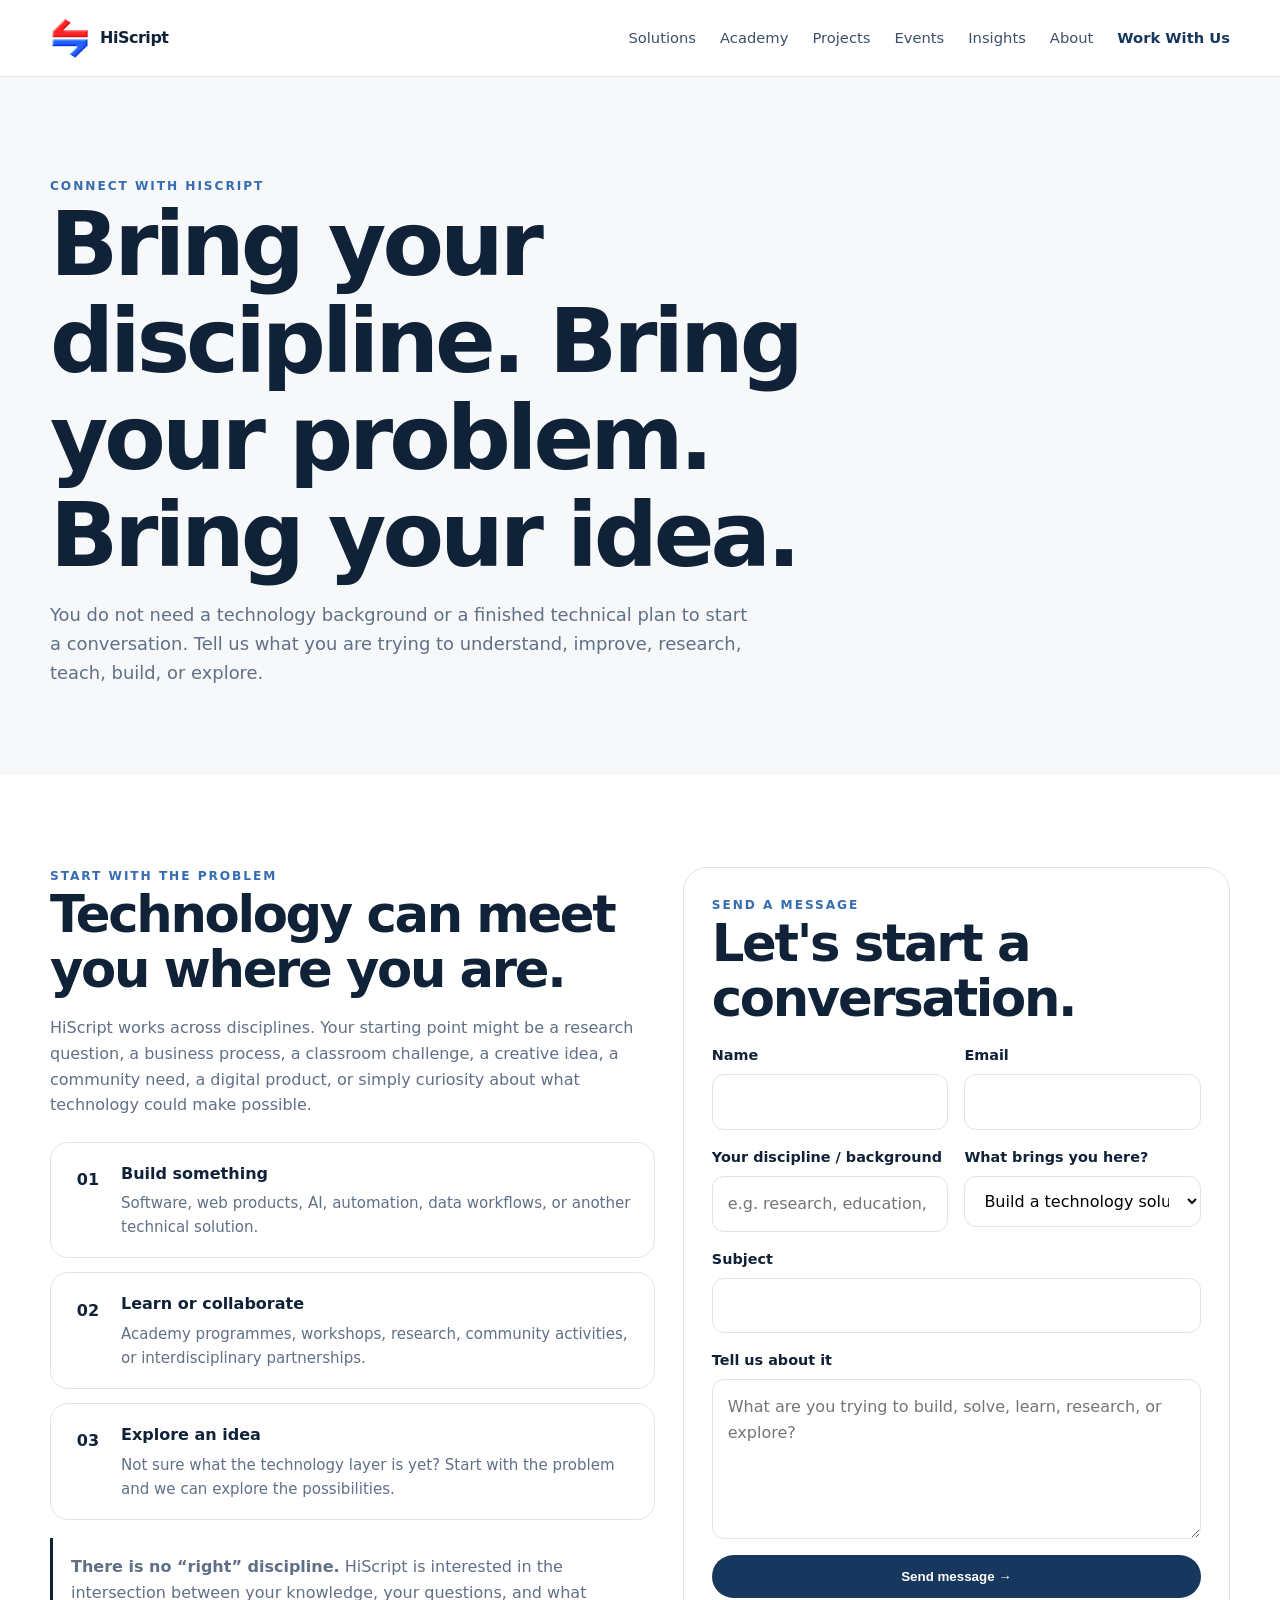
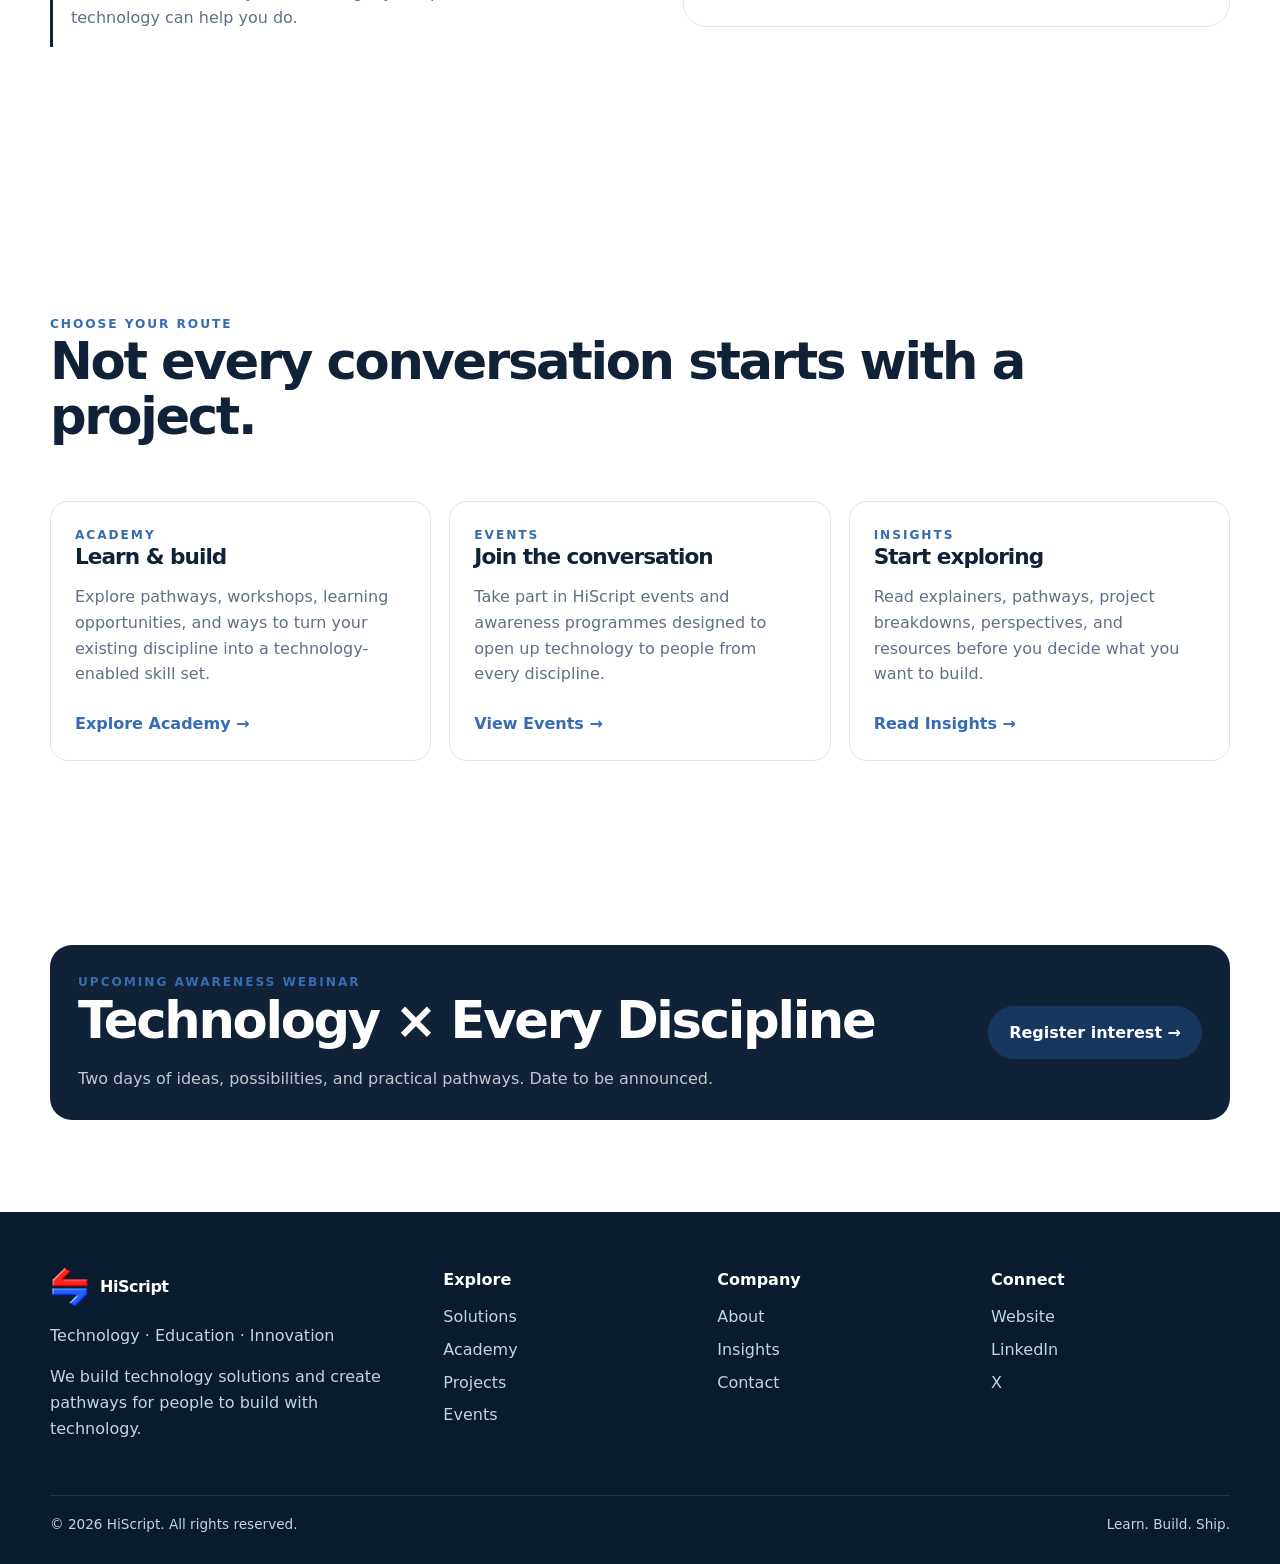
<file: contact.html>
<!doctype html>
<html lang="en">
<head>
<meta charset="utf-8"><meta name="viewport" content="width=device-width, initial-scale=1">
<meta name="description" content="Contact HiScript about technology solutions, learning, projects, partnerships, research or ideas from any discipline.">
<link rel="icon" href="assets/logo.png"><link rel="stylesheet" href="css/styles.css">
<title>Contact HiScript</title>
  <meta name="theme-color" content="#17375e">
  <meta name="robots" content="index, follow">
  <link rel="canonical" href="https://hi-script.github.io/contact.html">
  <meta property="og:type" content="website">
  <meta property="og:site_name" content="HiScript">
  <meta property="og:title" content="Contact HiScript">
  <meta property="og:description" content="Contact HiScript about technology solutions, learning, projects, partnerships, research or ideas from any discipline.">
  <meta property="og:url" content="https://hi-script.github.io/contact.html">
  <meta property="og:image" content="https://hi-script.github.io/assets/logo.png">
  <meta name="twitter:card" content="summary">
  <meta name="twitter:title" content="Contact HiScript">
  <meta name="twitter:description" content="Contact HiScript about technology solutions, learning, projects, partnerships, research or ideas from any discipline.">
  <meta name="twitter:image" content="https://hi-script.github.io/assets/logo.png">
</head>
<body><a class="skip-link" href="#main-content">Skip to content</a>
<header class="site-header">
  <div class="container nav">
    <a class="brand" href="index.html" aria-label="HiScript home"><img src="assets/logo.png" alt="HiScript logo"><span>HiScript</span></a>
    <button class="menu-btn" aria-label="Open navigation" aria-expanded="false">☰</button>
    <nav class="nav-links" aria-label="Primary navigation"><a href="solutions.html">Solutions</a><a href="academy.html">Academy</a><a href="projects.html">Projects</a><a href="events.html">Events</a><a href="insights.html">Insights</a><a href="about.html">About</a><a href="contact.html" class="active" aria-current="page">Work With Us</a></nav>
  </div>
</header>
<main id="main-content">
<section class="page-hero"><div class="container"><div class="kicker">Connect with HiScript</div><h1>Bring your discipline. Bring your problem. Bring your idea.</h1><p class="contact-intro">You do not need a technology background or a finished technical plan to start a conversation. Tell us what you are trying to understand, improve, research, teach, build, or explore.</p></div></section>
<section><div class="container contact-grid">
  <div class="contact-card"><div class="kicker">Start with the problem</div><h2>Technology can meet you where you are.</h2><p class="muted">HiScript works across disciplines. Your starting point might be a research question, a business process, a classroom challenge, a creative idea, a community need, a digital product, or simply curiosity about what technology could make possible.</p>
    <div class="contact-options">
      <div class="contact-option"><div class="contact-icon">01</div><div><strong>Build something</strong><p>Software, web products, AI, automation, data workflows, or another technical solution.</p></div></div>
      <div class="contact-option"><div class="contact-icon">02</div><div><strong>Learn or collaborate</strong><p>Academy programmes, workshops, research, community activities, or interdisciplinary partnerships.</p></div></div>
      <div class="contact-option"><div class="contact-icon">03</div><div><strong>Explore an idea</strong><p>Not sure what the technology layer is yet? Start with the problem and we can explore the possibilities.</p></div></div>
    </div>
    <div class="contact-note"><p><strong>There is no “right” discipline.</strong> HiScript is interested in the intersection between your knowledge, your questions, and what technology can help you do.</p></div>
  </div>
  <form class="card" data-contact-form action="https://formsubmit.co/contact.us@hiscript.com.ng" method="POST">
    <div class="kicker">Send a message</div><h2>Let's start a conversation.</h2>
    <input type="hidden" name="_subject" value="New HiScript website contact message">
    <input type="hidden" name="_captcha" value="true">
    <input type="hidden" name="_template" value="table">
    <input type="hidden" name="_next" value="https://hi-script.github.io/contact.html?submitted=1">
    <input type="text" name="_honey" tabindex="-1" autocomplete="off" aria-hidden="true" class="form-honey">
    <div class="form-grid">
      <div class="field"><label for="name">Name</label><input id="name" name="name" autocomplete="name" required></div>
      <div class="field"><label for="email">Email</label><input id="email" type="email" name="email" autocomplete="email" required></div>
      <div class="field"><label for="discipline">Your discipline / background</label><input id="discipline" name="discipline" placeholder="e.g. research, education, business, arts, science"></div>
      <div class="field"><label for="type">What brings you here?</label><select id="type" name="type"><option>Build a technology solution</option><option>Learn with HiScript Academy</option><option>Research / collaboration</option><option>Partnership / workshop</option><option>Discuss an idea</option><option>Other</option></select></div>
      <div class="field full"><label for="subject">Subject</label><input id="subject" name="subject"></div>
      <div class="field full"><label for="message">Tell us about it</label><textarea id="message" name="message" placeholder="What are you trying to build, solve, learn, research, or explore?" required></textarea></div>
      <div class="field full"><button class="btn btn-primary" type="submit">Send message →</button></div>
    </div>
  </form>
  <p class="form-note" data-form-status aria-live="polite"></p>
</div></section>
<section><div class="container"><div class="section-head"><div><div class="kicker">Choose your route</div><h2>Not every conversation starts with a project.</h2></div></div><div class="route-grid">
  <article class="route-card"><div class="kicker">Academy</div><h3>Learn & build</h3><p>Explore pathways, workshops, learning opportunities, and ways to turn your existing discipline into a technology-enabled skill set.</p><a class="text-link" href="academy.html">Explore Academy →</a></article>
  <article class="route-card"><div class="kicker">Events</div><h3>Join the conversation</h3><p>Take part in HiScript events and awareness programmes designed to open up technology to people from every discipline.</p><a class="text-link" href="events.html">View Events →</a></article>
  <article class="route-card"><div class="kicker">Insights</div><h3>Start exploring</h3><p>Read explainers, pathways, project breakdowns, perspectives, and resources before you decide what you want to build.</p><a class="text-link" href="insights.html">Read Insights →</a></article>
</div></div></section>
<section><div class="container"><div class="event-cta"><div><div class="kicker">Upcoming awareness webinar</div><h2>Technology × Every Discipline</h2><p>Two days of ideas, possibilities, and practical pathways. Date to be announced.</p></div><a class="btn btn-primary" href="https://docs.google.com/forms/d/e/1FAIpQLSfCVKwcCuNx7F147cU1TzUGZbeBFzj2_-rTsql42Ewi1I3aQA/viewform?pli=1" target="_blank" rel="noopener">Register interest →</a></div></div></section>
</main>
<footer class="footer"><div class="container footer-grid"><div><a class="brand" href="index.html"><img src="assets/logo.png" alt="HiScript logo"><span style="color:#fff">HiScript</span></a><p style="max-width:310px">Technology · Education · Innovation</p><p>We build technology solutions and create pathways for people to build with technology.</p></div><div><h4>Explore</h4><ul><li><a href="solutions.html">Solutions</a></li><li><a href="academy.html">Academy</a></li><li><a href="projects.html">Projects</a></li><li><a href="events.html">Events</a></li></ul></div><div><h4>Company</h4><ul><li><a href="about.html">About</a></li><li><a href="insights.html">Insights</a></li><li><a href="contact.html">Contact</a></li></ul></div><div><h4>Connect</h4><ul><li><a href="https://hi-script.github.io/" rel="noopener noreferrer" target="_blank">Website</a></li><li><a href="https://www.linkedin.com/company/hiscript/" rel="noopener noreferrer" target="_blank">LinkedIn</a></li><li><a href="https://x.com/HiScript_" rel="noopener noreferrer" target="_blank">X</a></li></ul></div></div><div class="container footer-bottom"><span>© <span data-year></span> HiScript. All rights reserved.</span><span>Learn. Build. Ship.</span></div></footer><script src="js/main.js"></script></body></html>
</file>
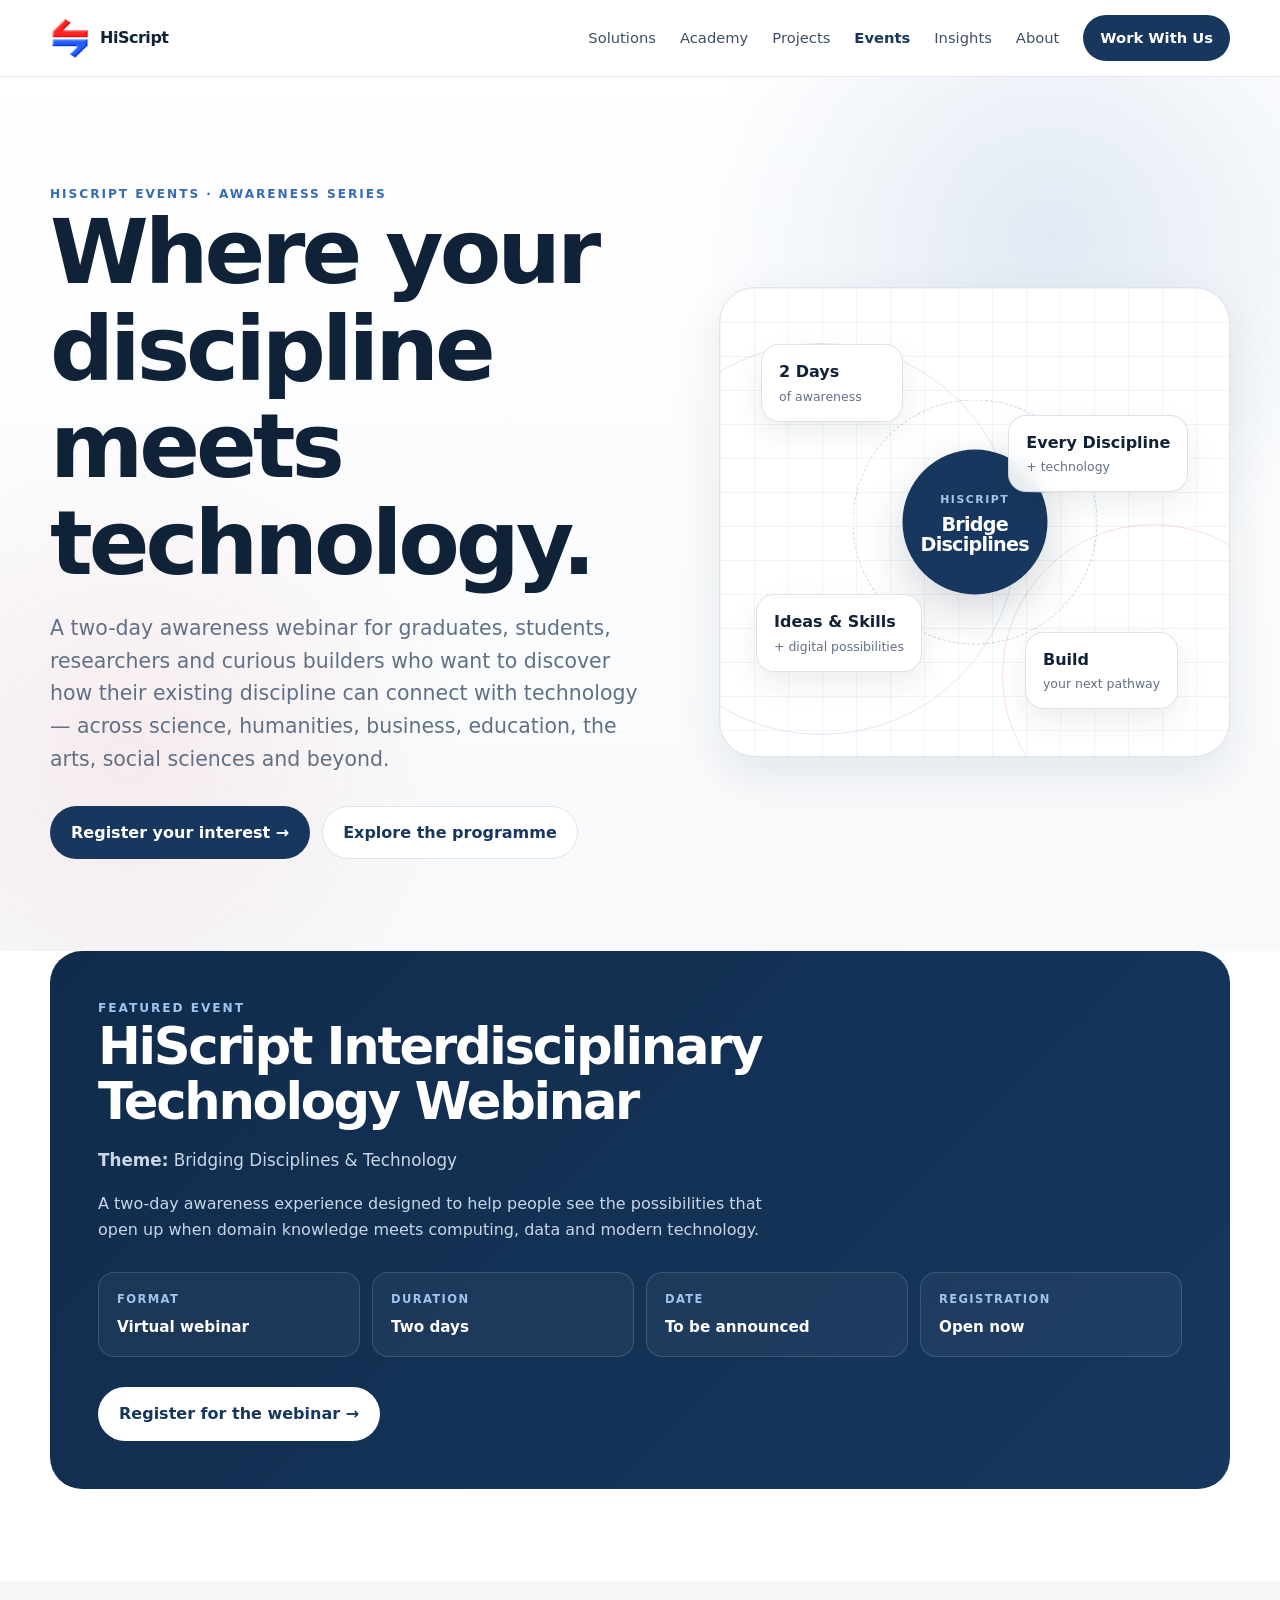
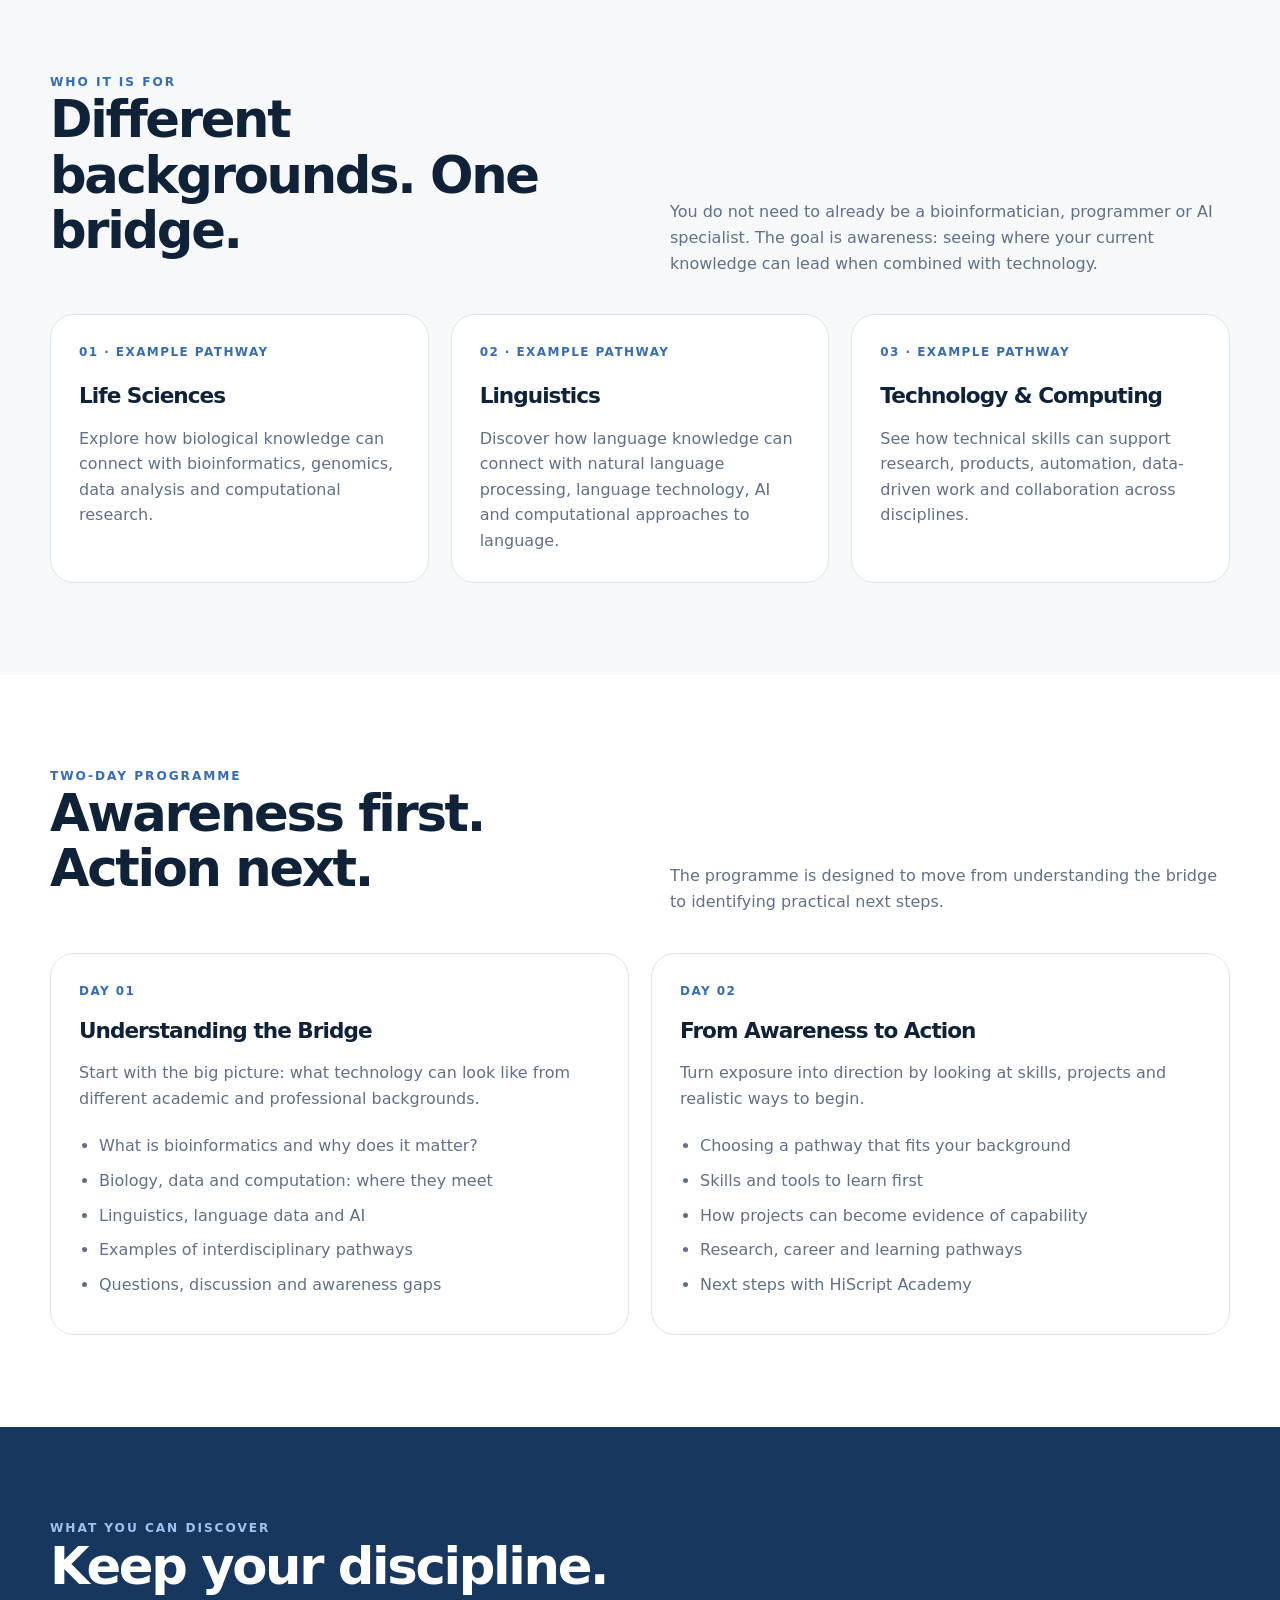
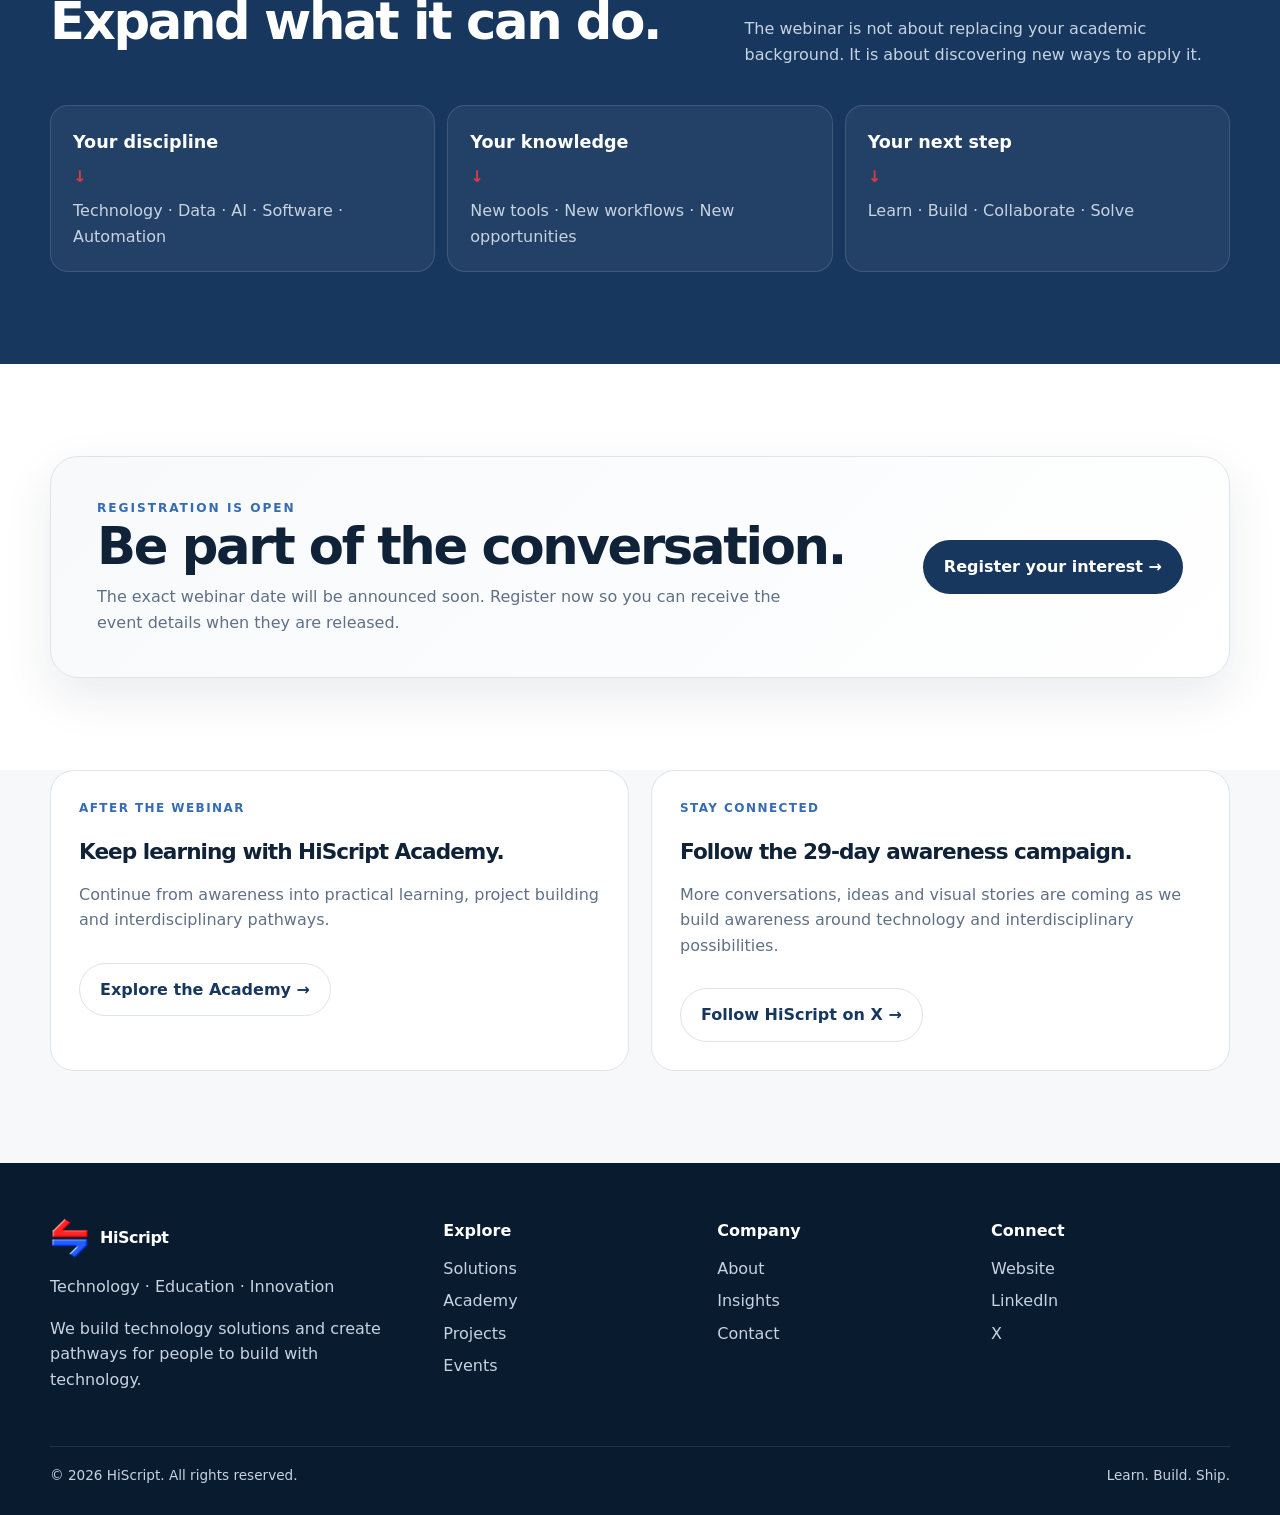
<file: events.html>
<!doctype html>
<html lang="en">
<head>
<meta charset="utf-8"><meta name="viewport" content="width=device-width, initial-scale=1">
<meta name="description" content="HiScript Events — interdisciplinary learning, technology awareness and practical pathways for people from every discipline."
>
<link rel="icon" href="assets/logo.png"><link rel="stylesheet" href="css/styles.css">
<title>Events — HiScript</title>
  <meta name="theme-color" content="#17375e">
  <meta name="robots" content="index, follow">
  <link rel="canonical" href="https://hi-script.github.io/events.html">
  <meta property="og:type" content="website">
  <meta property="og:site_name" content="HiScript">
  <meta property="og:title" content="Events — HiScript">
  <meta property="og:description" content="HiScript events create practical technology awareness and learning pathways for people from every discipline.">
  <meta property="og:url" content="https://hi-script.github.io/events.html">
  <meta property="og:image" content="https://hi-script.github.io/assets/logo.png">
  <meta name="twitter:card" content="summary">
  <meta name="twitter:title" content="Events — HiScript">
  <meta name="twitter:description" content="HiScript events create practical technology awareness and learning pathways for people from every discipline.">
  <meta name="twitter:image" content="https://hi-script.github.io/assets/logo.png">
</head>
<body><a class="skip-link" href="#main-content">Skip to content</a>
<header class="site-header">
  <div class="container nav">
    <a class="brand" href="index.html" aria-label="HiScript home">
      <img src="assets/logo.png" alt="HiScript logo">
      <span>HiScript</span>
    </a>
    <button class="menu-btn" aria-label="Open navigation" aria-expanded="false">☰</button>
    <nav class="nav-links" aria-label="Primary navigation"><a href="solutions.html">Solutions</a><a href="academy.html">Academy</a><a href="projects.html">Projects</a><a href="events.html" class="active" aria-current="page">Events</a><a href="insights.html">Insights</a><a href="about.html">About</a><a class="nav-cta" href="contact.html">Work With Us</a></nav>
  </div>
</header>

<main id="main-content">
<section class="event-hero">
  <div class="container event-hero-grid">
    <div class="hero-copy">
      <div class="eyebrow">HiScript Events · Awareness Series</div>
      <h1>Where your discipline meets technology.</h1>
      <p class="lead">A two-day awareness webinar for graduates, students, researchers and curious builders who want to discover how their existing discipline can connect with technology — across science, humanities, business, education, the arts, social sciences and beyond.</p>
      <div class="actions">
        <a class="btn btn-primary" href="https://docs.google.com/forms/d/e/1FAIpQLSfCVKwcCuNx7F147cU1TzUGZbeBFzj2_-rTsql42Ewi1I3aQA/viewform?pli=1" target="_blank" rel="noopener">Register your interest →</a>
        <a class="btn btn-secondary" href="#programme">Explore the programme</a>
      </div>
    </div>
    <div class="event-hero-panel" aria-label="Webinar summary">
      <div class="event-orbit"></div>
      <div class="event-stat stat-one"><strong>2 Days</strong><span>of awareness</span></div>
      <div class="event-stat stat-two"><strong>Every Discipline</strong><span>+ technology</span></div>
      <div class="event-stat stat-three"><strong>Ideas & Skills</strong><span>+ digital possibilities</span></div>
      <div class="event-stat stat-four"><strong>Build</strong><span>your next pathway</span></div>
      <div class="event-center"><span>HiScript</span><strong>Bridge<br>Disciplines</strong></div>
    </div>
  </div>
</section>

<section class="event-feature">
  <div class="container">
    <div class="feature event-feature-card">
      <div class="kicker" style="color:#9fc3ee">Featured event</div>
      <h2>HiScript Interdisciplinary Technology Webinar</h2>
      <p class="event-theme"><strong>Theme:</strong> Bridging Disciplines & Technology</p>
      <p>A two-day awareness experience designed to help people see the possibilities that open up when domain knowledge meets computing, data and modern technology.</p>
      <div class="event-meta-grid">
        <div><span class="meta-label">Format</span><strong>Virtual webinar</strong></div>
        <div><span class="meta-label">Duration</span><strong>Two days</strong></div>
        <div><span class="meta-label">Date</span><strong>To be announced</strong></div>
        <div><span class="meta-label">Registration</span><strong>Open now</strong></div>
      </div>
      <div class="actions">
        <a class="btn event-light-btn" href="https://docs.google.com/forms/d/e/1FAIpQLSfCVKwcCuNx7F147cU1TzUGZbeBFzj2_-rTsql42Ewi1I3aQA/viewform?pli=1" target="_blank" rel="noopener">Register for the webinar →</a>
      </div>
    </div>
  </div>
</section>

<section class="bridge" id="who">
  <div class="container">
    <div class="section-head">
      <div><div class="kicker">Who it is for</div><h2>Different backgrounds. One bridge.</h2></div>
      <p>You do not need to already be a bioinformatician, programmer or AI specialist. The goal is awareness: seeing where your current knowledge can lead when combined with technology.</p>
    </div>
    <div class="grid-3">
      <article class="card"><div class="num">01 · Example pathway</div><h3>Life Sciences</h3><p>Explore how biological knowledge can connect with bioinformatics, genomics, data analysis and computational research.</p></article>
      <article class="card"><div class="num">02 · Example pathway</div><h3>Linguistics</h3><p>Discover how language knowledge can connect with natural language processing, language technology, AI and computational approaches to language.</p></article>
      <article class="card"><div class="num">03 · Example pathway</div><h3>Technology & Computing</h3><p>See how technical skills can support research, products, automation, data-driven work and collaboration across disciplines.</p></article>
    </div>
  </div>
</section>

<section id="programme">
  <div class="container">
    <div class="section-head">
      <div><div class="kicker">Two-day programme</div><h2>Awareness first. Action next.</h2></div>
      <p>The programme is designed to move from understanding the bridge to identifying practical next steps.</p>
    </div>
    <div class="grid-2">
      <article class="card programme-card">
        <div class="programme-day">Day 01</div>
        <h3>Understanding the Bridge</h3>
        <p>Start with the big picture: what technology can look like from different academic and professional backgrounds.</p>
        <ul class="event-list">
          <li>What is bioinformatics and why does it matter?</li>
          <li>Biology, data and computation: where they meet</li>
          <li>Linguistics, language data and AI</li>
          <li>Examples of interdisciplinary pathways</li>
          <li>Questions, discussion and awareness gaps</li>
        </ul>
      </article>
      <article class="card programme-card">
        <div class="programme-day">Day 02</div>
        <h3>From Awareness to Action</h3>
        <p>Turn exposure into direction by looking at skills, projects and realistic ways to begin.</p>
        <ul class="event-list">
          <li>Choosing a pathway that fits your background</li>
          <li>Skills and tools to learn first</li>
          <li>How projects can become evidence of capability</li>
          <li>Research, career and learning pathways</li>
          <li>Next steps with HiScript Academy</li>
        </ul>
      </article>
    </div>
  </div>
</section>

<section class="dark event-pathways">
  <div class="container">
    <div class="section-head">
      <div><div class="kicker" style="color:#9fc3ee">What you can discover</div><h2>Keep your discipline. Expand what it can do.</h2></div>
      <p class="muted">The webinar is not about replacing your academic background. It is about discovering new ways to apply it.</p>
    </div>
    <div class="bridge-map">
      <div class="bridge-item"><strong>Your discipline</strong><div class="arrow">↓</div><span>Technology · Data · AI · Software · Automation</span></div>
      <div class="bridge-item"><strong>Your knowledge</strong><div class="arrow">↓</div><span>New tools · New workflows · New opportunities</span></div>
      <div class="bridge-item"><strong>Your next step</strong><div class="arrow">↓</div><span>Learn · Build · Collaborate · Solve</span></div>
    </div>
  </div>
</section>

<section>
  <div class="container">
    <div class="event-register">
      <div>
        <div class="kicker">Registration is open</div>
        <h2>Be part of the conversation.</h2>
        <p>The exact webinar date will be announced soon. Register now so you can receive the event details when they are released.</p>
      </div>
      <a class="btn btn-primary" href="https://docs.google.com/forms/d/e/1FAIpQLSfCVKwcCuNx7F147cU1TzUGZbeBFzj2_-rTsql42Ewi1I3aQA/viewform?pli=1" target="_blank" rel="noopener">Register your interest →</a>
    </div>
  </div>
</section>

<section class="bridge awareness-follow">
  <div class="container">
    <div class="grid-2">
      <article class="card"><div class="num">After the webinar</div><h3>Keep learning with HiScript Academy.</h3><p>Continue from awareness into practical learning, project building and interdisciplinary pathways.</p><div class="actions"><a class="btn btn-secondary" href="academy.html">Explore the Academy →</a></div></article>
      <article class="card"><div class="num">Stay connected</div><h3>Follow the 29-day awareness campaign.</h3><p>More conversations, ideas and visual stories are coming as we build awareness around technology and interdisciplinary possibilities.</p><div class="actions"><a class="btn btn-secondary" href="https://x.com/HiScript_" target="_blank" rel="noopener">Follow HiScript on X →</a></div></article>
    </div>
  </div>
</section>
</main>

<footer class="footer">
  <div class="container footer-grid">
    <div>
      <a class="brand" href="index.html"><img src="assets/logo.png" alt="HiScript logo"><span style="color:#fff">HiScript</span></a>
      <p style="max-width:310px">Technology · Education · Innovation</p>
      <p>We build technology solutions and create pathways for people to build with technology.</p>
    </div>
    <div><h4>Explore</h4><ul><li><a href="solutions.html">Solutions</a></li><li><a href="academy.html">Academy</a></li><li><a href="projects.html">Projects</a></li><li><a href="events.html">Events</a></li></ul></div>
    <div><h4>Company</h4><ul><li><a href="about.html">About</a></li><li><a href="insights.html">Insights</a></li><li><a href="contact.html">Contact</a></li></ul></div>
    <div><h4>Connect</h4><ul><li><a href="https://hi-script.github.io/" rel="noopener noreferrer" target="_blank">Website</a></li><li><a href="https://www.linkedin.com/company/hiscript/" rel="noopener noreferrer" target="_blank">LinkedIn</a></li><li><a href="https://x.com/HiScript_" rel="noopener noreferrer" target="_blank">X</a></li></ul></div>
  </div>
  <div class="container footer-bottom"><span>© <span data-year></span> HiScript. All rights reserved.</span><span>Learn. Build. Ship.</span></div>
</footer><script src="js/main.js"></script></body>
</html>
</file>
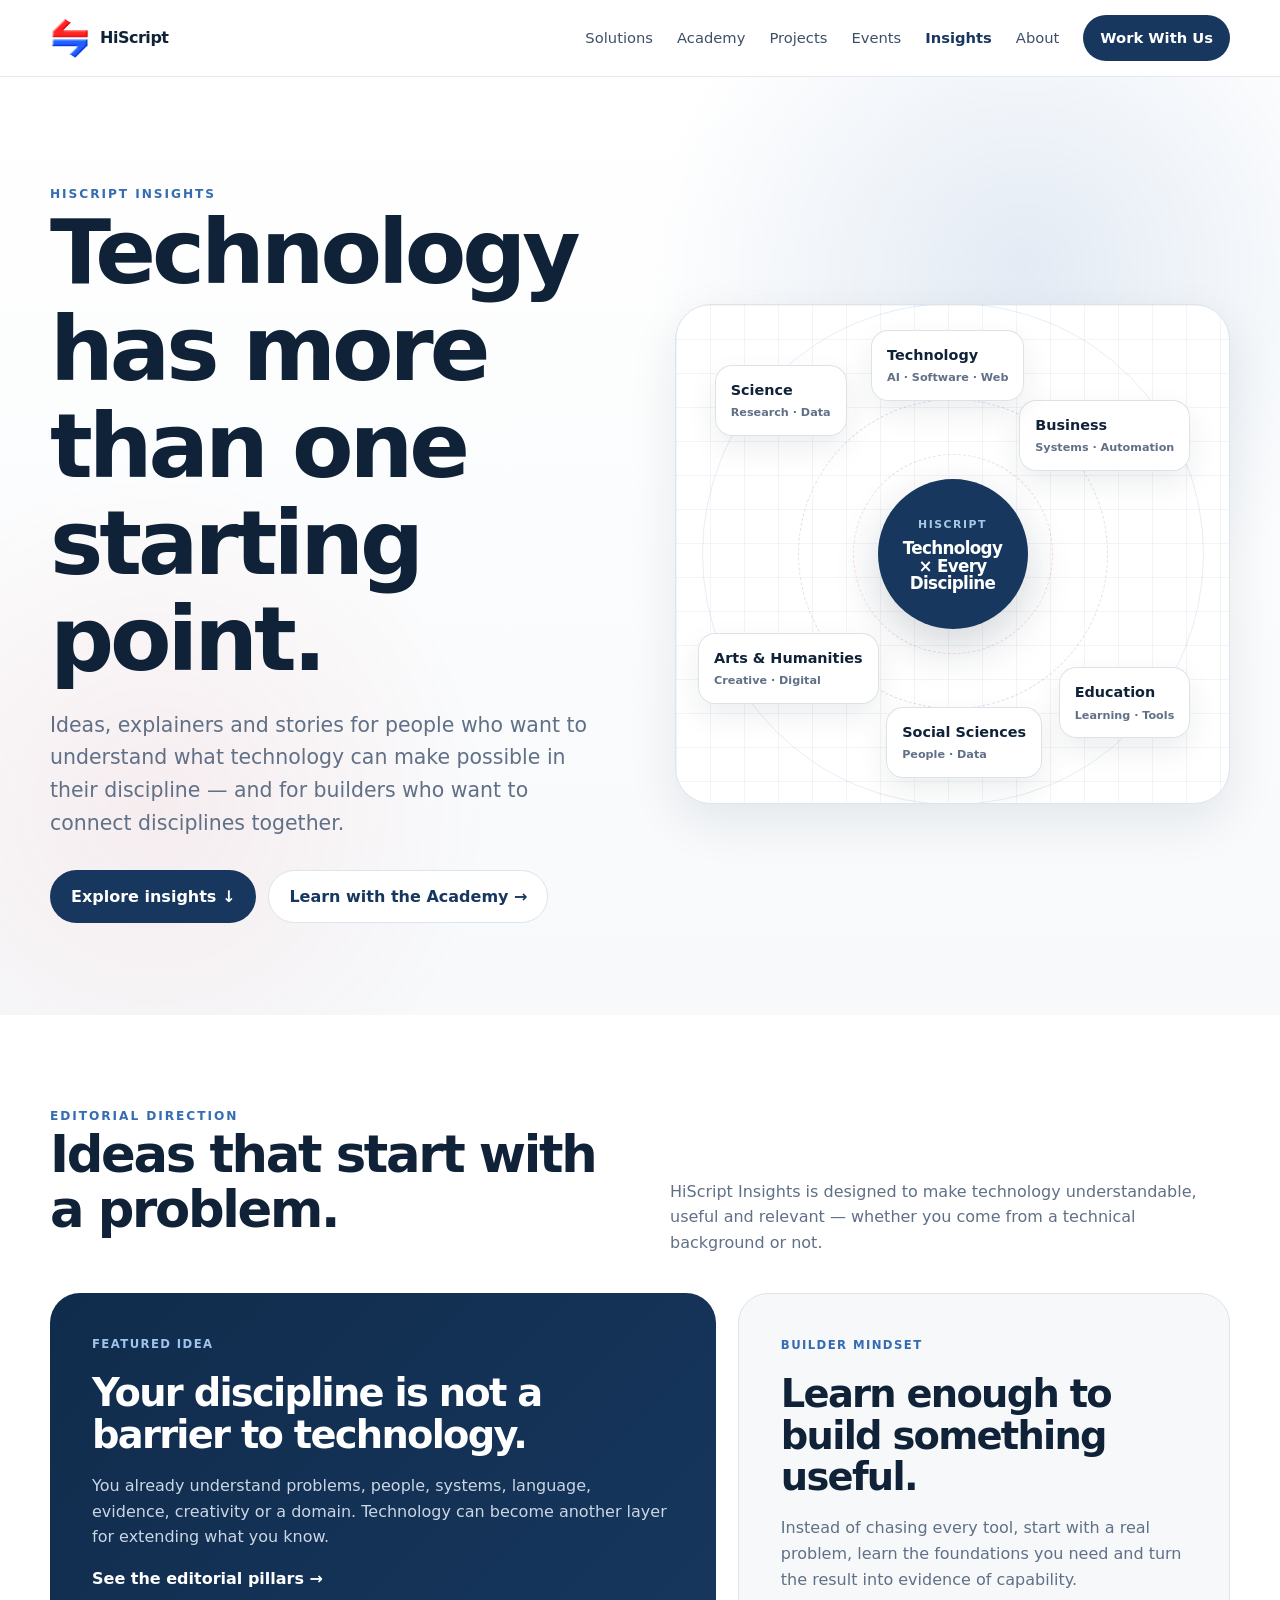
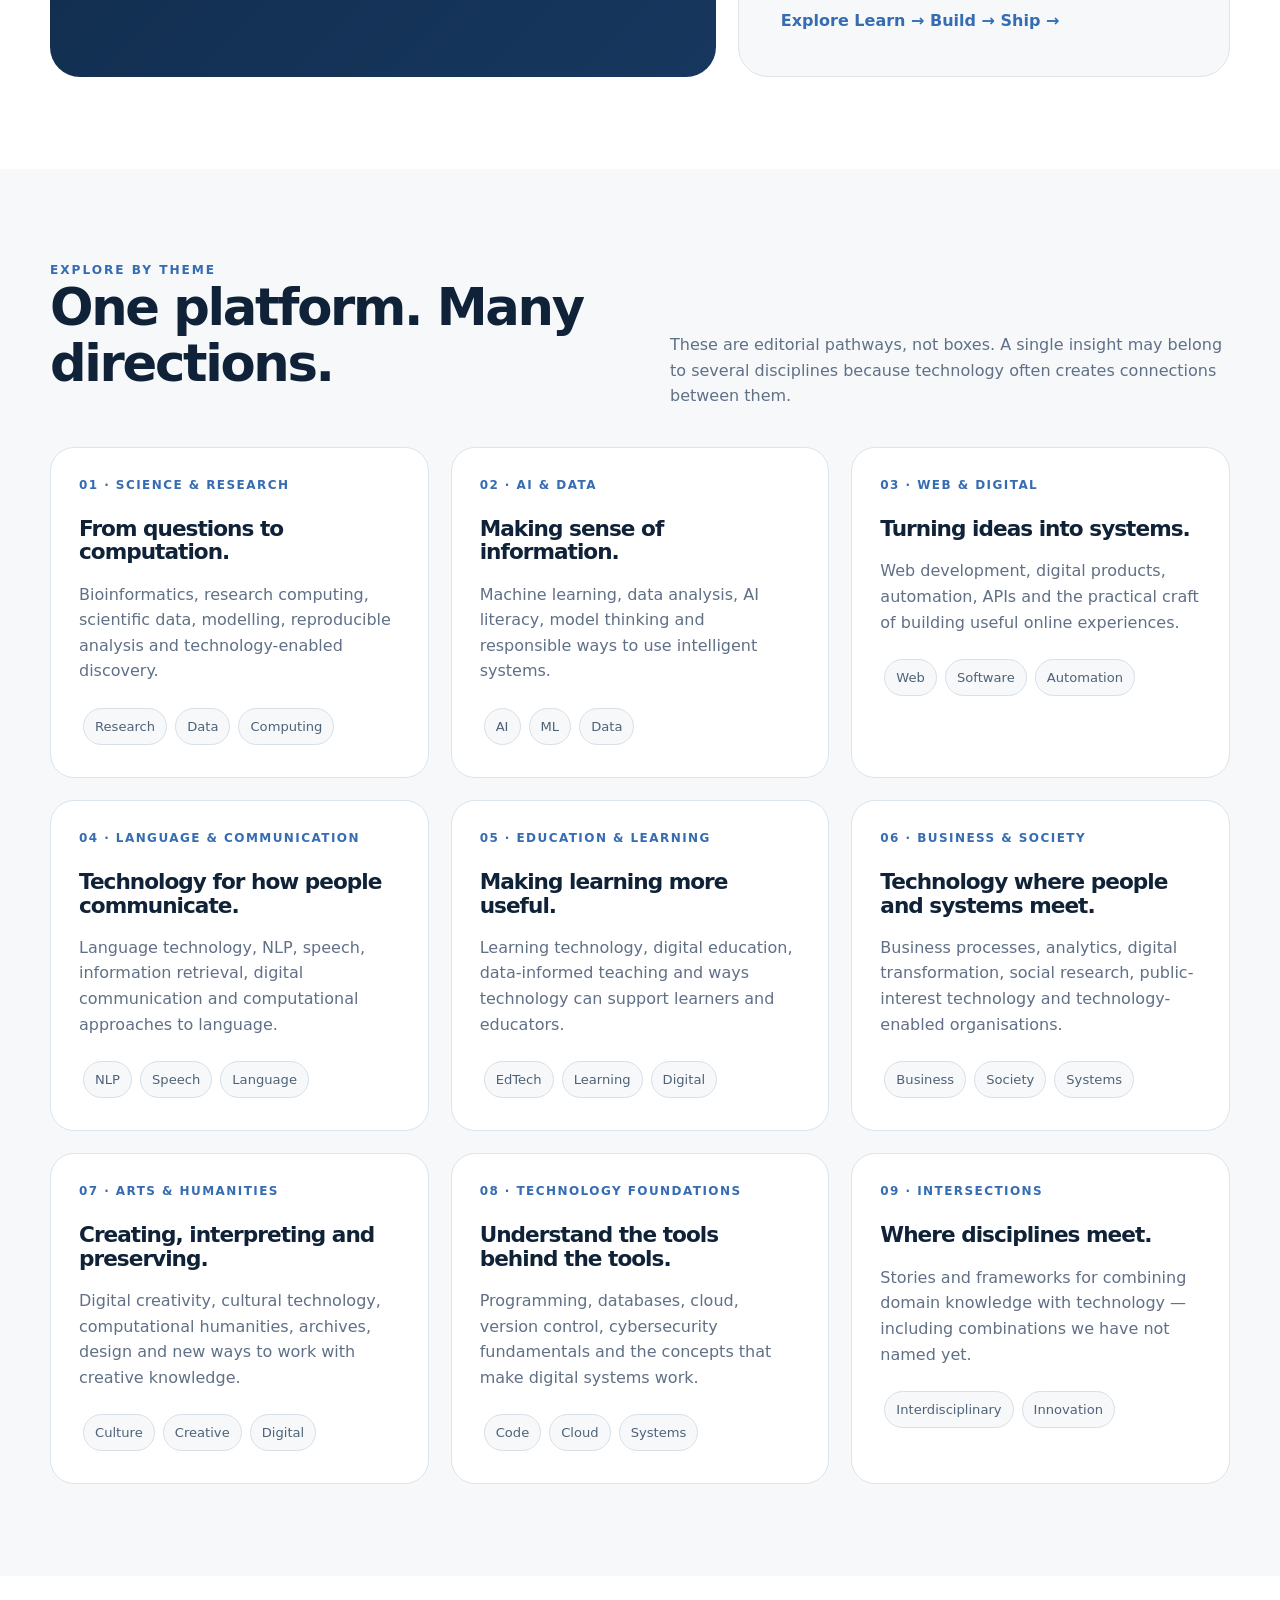
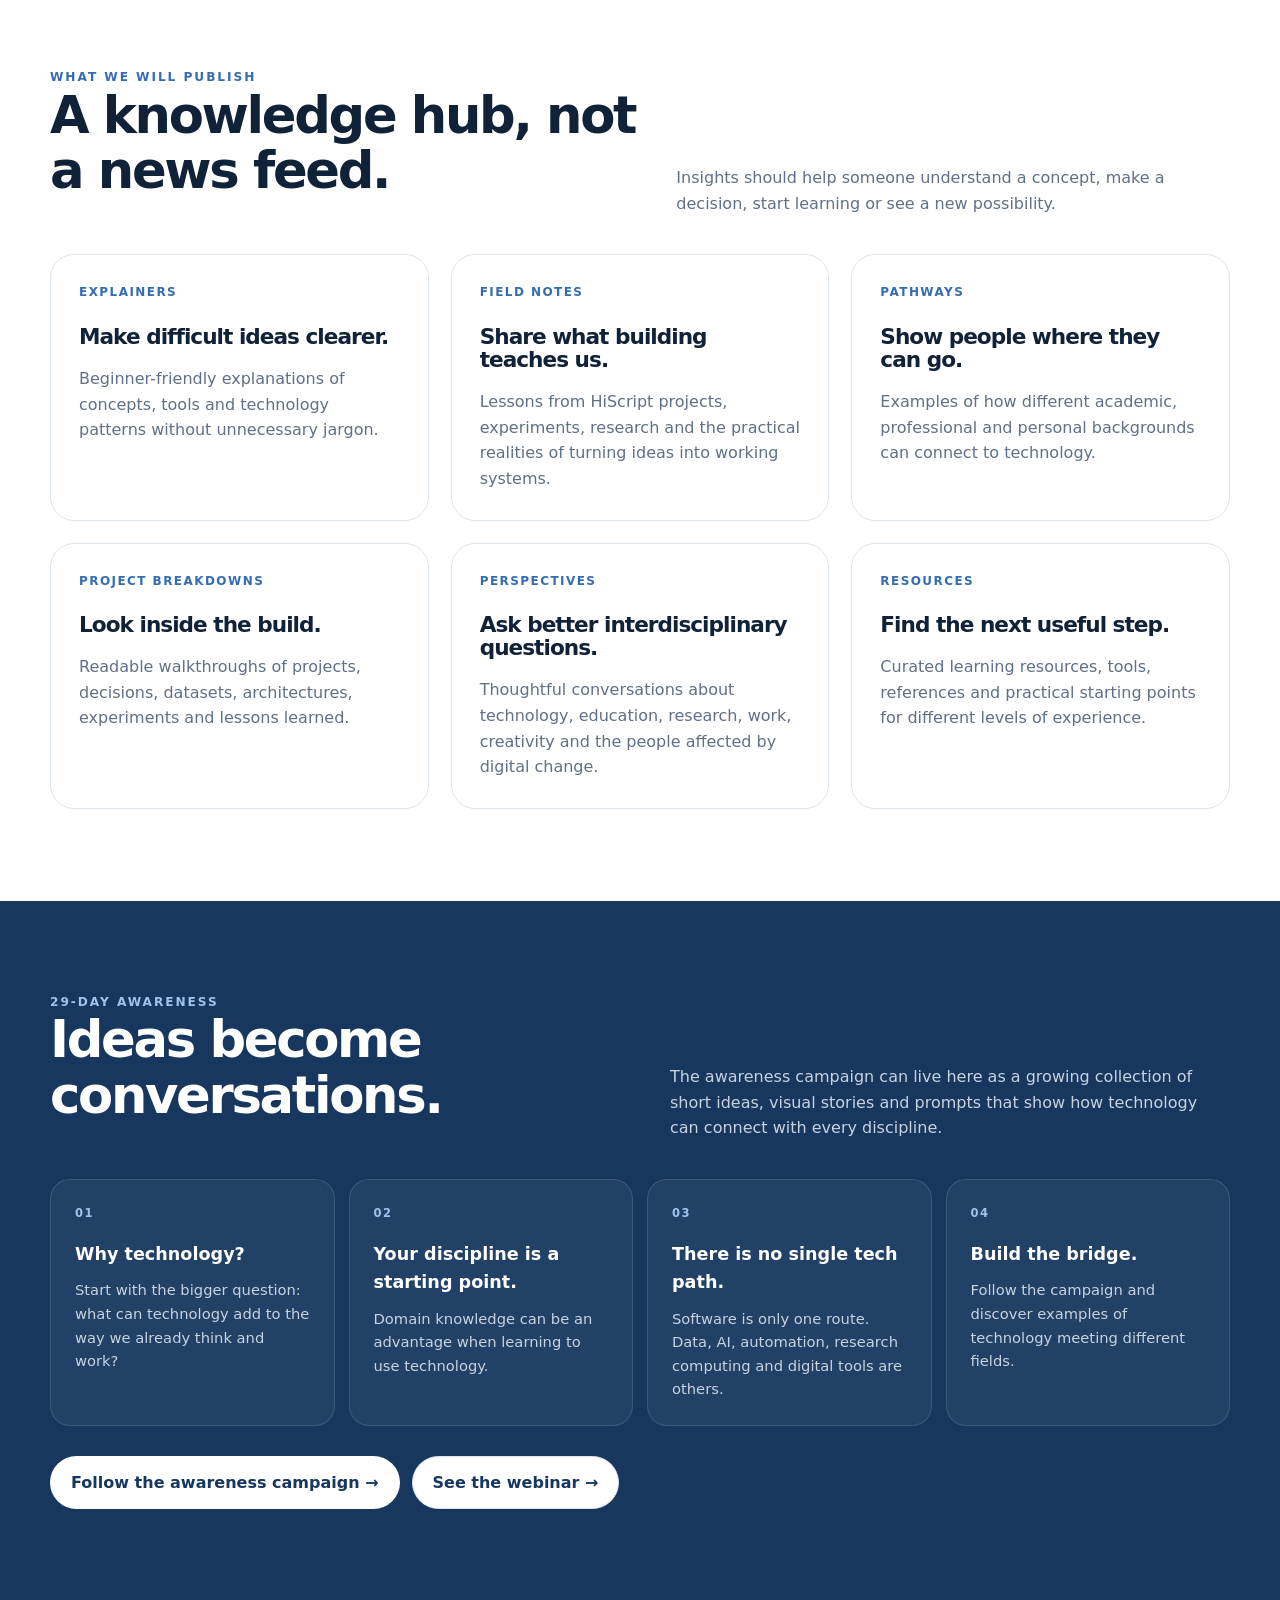
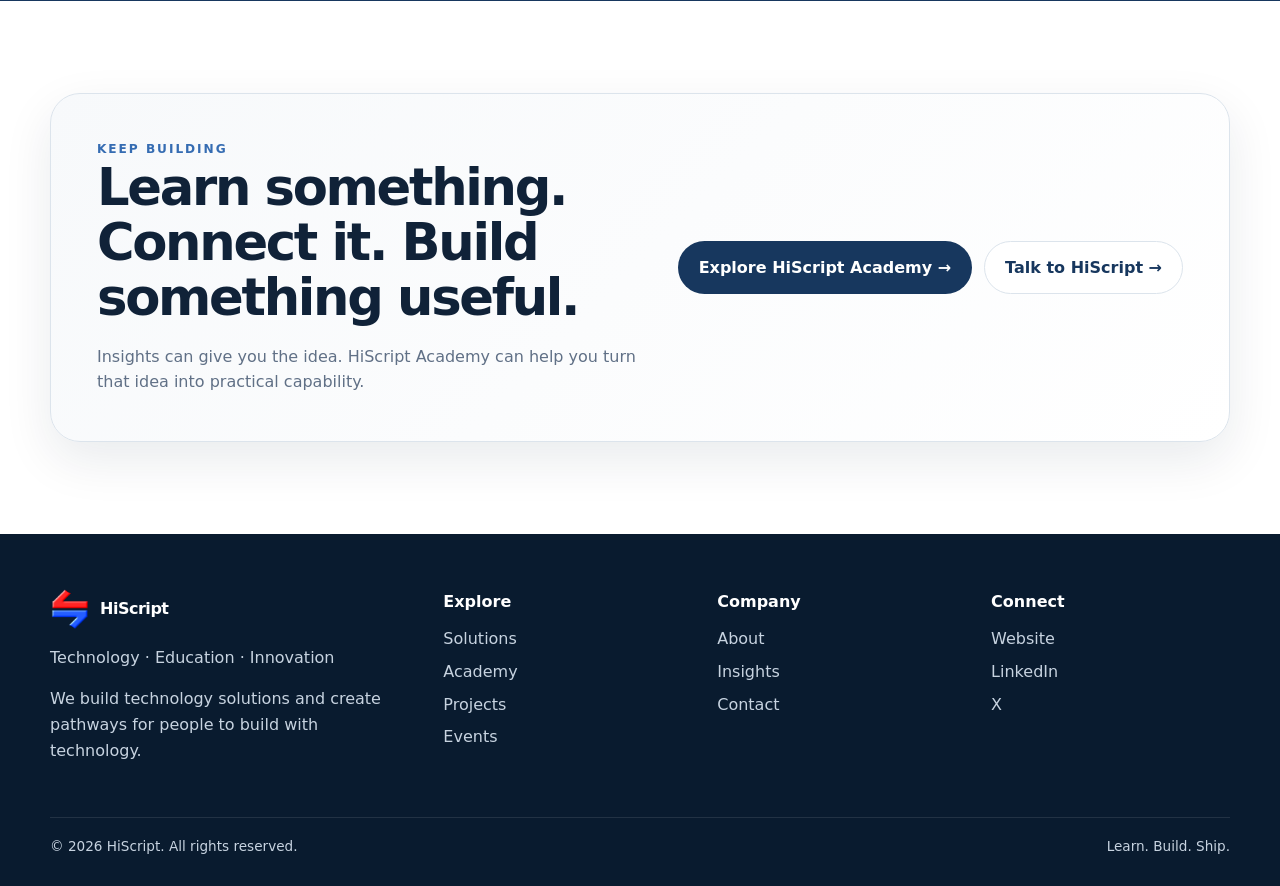
<file: insights.html>
<!doctype html>
<html lang="en">
<head>
<meta charset="utf-8"><meta name="viewport" content="width=device-width, initial-scale=1">
<meta name="description" content="Practical ideas about technology, learning, research and building across every discipline from HiScript.">
<link rel="icon" href="assets/logo.png"><link rel="stylesheet" href="css/styles.css">
<title>Insights — HiScript</title>
  <meta name="theme-color" content="#17375e">
  <meta name="robots" content="index, follow">
  <link rel="canonical" href="https://hi-script.github.io/insights.html">
  <meta property="og:type" content="website">
  <meta property="og:site_name" content="HiScript">
  <meta property="og:title" content="Insights — HiScript">
  <meta property="og:description" content="Practical ideas about technology, learning, research and building across every discipline from HiScript.">
  <meta property="og:url" content="https://hi-script.github.io/insights.html">
  <meta property="og:image" content="https://hi-script.github.io/assets/logo.png">
  <meta name="twitter:card" content="summary">
  <meta name="twitter:title" content="Insights — HiScript">
  <meta name="twitter:description" content="Practical ideas about technology, learning, research and building across every discipline from HiScript.">
  <meta name="twitter:image" content="https://hi-script.github.io/assets/logo.png">
</head>
<body><a class="skip-link" href="#main-content">Skip to content</a>
<header class="site-header">
  <div class="container nav">
    <a class="brand" href="index.html" aria-label="HiScript home"><img src="assets/logo.png" alt="HiScript logo"><span>HiScript</span></a>
    <button class="menu-btn" aria-label="Open navigation" aria-expanded="false">☰</button>
    <nav class="nav-links" aria-label="Primary navigation"><a href="solutions.html">Solutions</a><a href="academy.html">Academy</a><a href="projects.html">Projects</a><a href="events.html">Events</a><a href="insights.html" class="active" aria-current="page">Insights</a><a href="about.html">About</a><a class="nav-cta" href="contact.html">Work With Us</a></nav>
  </div>
</header>

<main id="main-content">
<section class="insights-hero">
  <div class="container insights-hero-grid">
    <div>
      <div class="kicker">HiScript Insights</div>
      <h1>Technology has more than one starting point.</h1>
      <p class="lead">Ideas, explainers and stories for people who want to understand what technology can make possible in their discipline — and for builders who want to connect disciplines together.</p>
      <div class="actions"><a class="btn btn-primary" href="#latest">Explore insights ↓</a><a class="btn btn-secondary" href="academy.html">Learn with the Academy →</a></div>
    </div>
    <div class="insights-hero-panel" aria-label="A visual showing technology connecting many disciplines">
      <div class="insight-ring ring-one"></div><div class="insight-ring ring-two"></div>
      <div class="insight-core"><span>HiScript</span><strong>Technology<br>× Every Discipline</strong></div>
      <div class="insight-node in-one">Science<small>Research · Data</small></div>
      <div class="insight-node in-two">Business<small>Systems · Automation</small></div>
      <div class="insight-node in-three">Arts & Humanities<small>Creative · Digital</small></div>
      <div class="insight-node in-four">Education<small>Learning · Tools</small></div>
      <div class="insight-node in-five">Social Sciences<small>People · Data</small></div>
      <div class="insight-node in-six">Technology<small>AI · Software · Web</small></div>
    </div>
  </div>
</section>

<section id="latest">
  <div class="container">
    <div class="section-head"><div><div class="kicker">Editorial direction</div><h2>Ideas that start with a problem.</h2></div><p>HiScript Insights is designed to make technology understandable, useful and relevant — whether you come from a technical background or not.</p></div>
    <div class="insight-feature-grid">
      <article class="insight-feature-card"><div class="insight-label">Featured idea</div><h3>Your discipline is not a barrier to technology.</h3><p>You already understand problems, people, systems, language, evidence, creativity or a domain. Technology can become another layer for extending what you know.</p><a class="text-link" href="#pillars">See the editorial pillars →</a></article>
      <article class="insight-feature-card light"><div class="insight-label">Builder mindset</div><h3>Learn enough to build something useful.</h3><p>Instead of chasing every tool, start with a real problem, learn the foundations you need and turn the result into evidence of capability.</p><a class="text-link" href="academy.html">Explore Learn → Build → Ship →</a></article>
    </div>
  </div>
</section>

<section id="pillars" class="bridge">
  <div class="container">
    <div class="section-head"><div><div class="kicker">Explore by theme</div><h2>One platform. Many directions.</h2></div><p>These are editorial pathways, not boxes. A single insight may belong to several disciplines because technology often creates connections between them.</p></div>
    <div class="grid-3 insight-pillar-grid">
      <article class="card"><div class="num">01 · Science & Research</div><h3>From questions to computation.</h3><p>Bioinformatics, research computing, scientific data, modelling, reproducible analysis and technology-enabled discovery.</p><div class="pill-row"><span class="pill">Research</span><span class="pill">Data</span><span class="pill">Computing</span></div></article>
      <article class="card"><div class="num">02 · AI & Data</div><h3>Making sense of information.</h3><p>Machine learning, data analysis, AI literacy, model thinking and responsible ways to use intelligent systems.</p><div class="pill-row"><span class="pill">AI</span><span class="pill">ML</span><span class="pill">Data</span></div></article>
      <article class="card"><div class="num">03 · Web & Digital</div><h3>Turning ideas into systems.</h3><p>Web development, digital products, automation, APIs and the practical craft of building useful online experiences.</p><div class="pill-row"><span class="pill">Web</span><span class="pill">Software</span><span class="pill">Automation</span></div></article>
      <article class="card"><div class="num">04 · Language & Communication</div><h3>Technology for how people communicate.</h3><p>Language technology, NLP, speech, information retrieval, digital communication and computational approaches to language.</p><div class="pill-row"><span class="pill">NLP</span><span class="pill">Speech</span><span class="pill">Language</span></div></article>
      <article class="card"><div class="num">05 · Education & Learning</div><h3>Making learning more useful.</h3><p>Learning technology, digital education, data-informed teaching and ways technology can support learners and educators.</p><div class="pill-row"><span class="pill">EdTech</span><span class="pill">Learning</span><span class="pill">Digital</span></div></article>
      <article class="card"><div class="num">06 · Business & Society</div><h3>Technology where people and systems meet.</h3><p>Business processes, analytics, digital transformation, social research, public-interest technology and technology-enabled organisations.</p><div class="pill-row"><span class="pill">Business</span><span class="pill">Society</span><span class="pill">Systems</span></div></article>
      <article class="card"><div class="num">07 · Arts & Humanities</div><h3>Creating, interpreting and preserving.</h3><p>Digital creativity, cultural technology, computational humanities, archives, design and new ways to work with creative knowledge.</p><div class="pill-row"><span class="pill">Culture</span><span class="pill">Creative</span><span class="pill">Digital</span></div></article>
      <article class="card"><div class="num">08 · Technology Foundations</div><h3>Understand the tools behind the tools.</h3><p>Programming, databases, cloud, version control, cybersecurity fundamentals and the concepts that make digital systems work.</p><div class="pill-row"><span class="pill">Code</span><span class="pill">Cloud</span><span class="pill">Systems</span></div></article>
      <article class="card"><div class="num">09 · Intersections</div><h3>Where disciplines meet.</h3><p>Stories and frameworks for combining domain knowledge with technology — including combinations we have not named yet.</p><div class="pill-row"><span class="pill">Interdisciplinary</span><span class="pill">Innovation</span></div></article>
    </div>
  </div>
</section>

<section>
  <div class="container">
    <div class="section-head"><div><div class="kicker">What we will publish</div><h2>A knowledge hub, not a news feed.</h2></div><p>Insights should help someone understand a concept, make a decision, start learning or see a new possibility.</p></div>
    <div class="grid-3">
      <article class="card insight-format"><div class="num">Explainers</div><h3>Make difficult ideas clearer.</h3><p>Beginner-friendly explanations of concepts, tools and technology patterns without unnecessary jargon.</p></article>
      <article class="card insight-format"><div class="num">Field Notes</div><h3>Share what building teaches us.</h3><p>Lessons from HiScript projects, experiments, research and the practical realities of turning ideas into working systems.</p></article>
      <article class="card insight-format"><div class="num">Pathways</div><h3>Show people where they can go.</h3><p>Examples of how different academic, professional and personal backgrounds can connect to technology.</p></article>
      <article class="card insight-format"><div class="num">Project Breakdowns</div><h3>Look inside the build.</h3><p>Readable walkthroughs of projects, decisions, datasets, architectures, experiments and lessons learned.</p></article>
      <article class="card insight-format"><div class="num">Perspectives</div><h3>Ask better interdisciplinary questions.</h3><p>Thoughtful conversations about technology, education, research, work, creativity and the people affected by digital change.</p></article>
      <article class="card insight-format"><div class="num">Resources</div><h3>Find the next useful step.</h3><p>Curated learning resources, tools, references and practical starting points for different levels of experience.</p></article>
    </div>
  </div>
</section>

<section class="dark">
  <div class="container">
    <div class="section-head"><div><div class="kicker" style="color:#9fc3ee">29-day awareness</div><h2>Ideas become conversations.</h2></div><p class="muted">The awareness campaign can live here as a growing collection of short ideas, visual stories and prompts that show how technology can connect with every discipline.</p></div>
    <div class="awareness-grid">
      <article class="awareness-card"><span>01</span><strong>Why technology?</strong><p>Start with the bigger question: what can technology add to the way we already think and work?</p></article>
      <article class="awareness-card"><span>02</span><strong>Your discipline is a starting point.</strong><p>Domain knowledge can be an advantage when learning to use technology.</p></article>
      <article class="awareness-card"><span>03</span><strong>There is no single tech path.</strong><p>Software is only one route. Data, AI, automation, research computing and digital tools are others.</p></article>
      <article class="awareness-card"><span>04</span><strong>Build the bridge.</strong><p>Follow the campaign and discover examples of technology meeting different fields.</p></article>
    </div>
    <div class="actions"><a class="btn event-light-btn" href="https://x.com/HiScript_" target="_blank" rel="noopener">Follow the awareness campaign →</a><a class="btn btn-secondary" href="events.html">See the webinar →</a></div>
  </div>
</section>

<section>
  <div class="container">
    <div class="insights-cta">
      <div><div class="kicker">Keep building</div><h2>Learn something. Connect it. Build something useful.</h2><p>Insights can give you the idea. HiScript Academy can help you turn that idea into practical capability.</p></div>
      <div class="actions"><a class="btn btn-primary" href="academy.html">Explore HiScript Academy →</a><a class="btn btn-secondary" href="contact.html">Talk to HiScript →</a></div>
    </div>
  </div>
</section>
</main>

<footer class="footer">
  <div class="container footer-grid">
    <div><a class="brand" href="index.html"><img src="assets/logo.png" alt="HiScript logo"><span style="color:#fff">HiScript</span></a><p style="max-width:310px">Technology · Education · Innovation</p><p>We build technology solutions and create pathways for people to build with technology.</p></div>
    <div><h4>Explore</h4><ul><li><a href="solutions.html">Solutions</a></li><li><a href="academy.html">Academy</a></li><li><a href="projects.html">Projects</a></li><li><a href="events.html">Events</a></li></ul></div>
    <div><h4>Company</h4><ul><li><a href="about.html">About</a></li><li><a href="insights.html">Insights</a></li><li><a href="contact.html">Contact</a></li></ul></div>
    <div><h4>Connect</h4><ul><li><a href="https://hi-script.github.io/" rel="noopener noreferrer" target="_blank">Website</a></li><li><a href="https://www.linkedin.com/company/hiscript/" rel="noopener noreferrer" target="_blank">LinkedIn</a></li><li><a href="https://x.com/HiScript_" rel="noopener noreferrer" target="_blank">X</a></li></ul></div>
  </div>
  <div class="container footer-bottom"><span>© <span data-year></span> HiScript. All rights reserved.</span><span>Learn. Build. Ship.</span></div>
</footer><script src="js/main.js"></script></body>
</html>
</file>
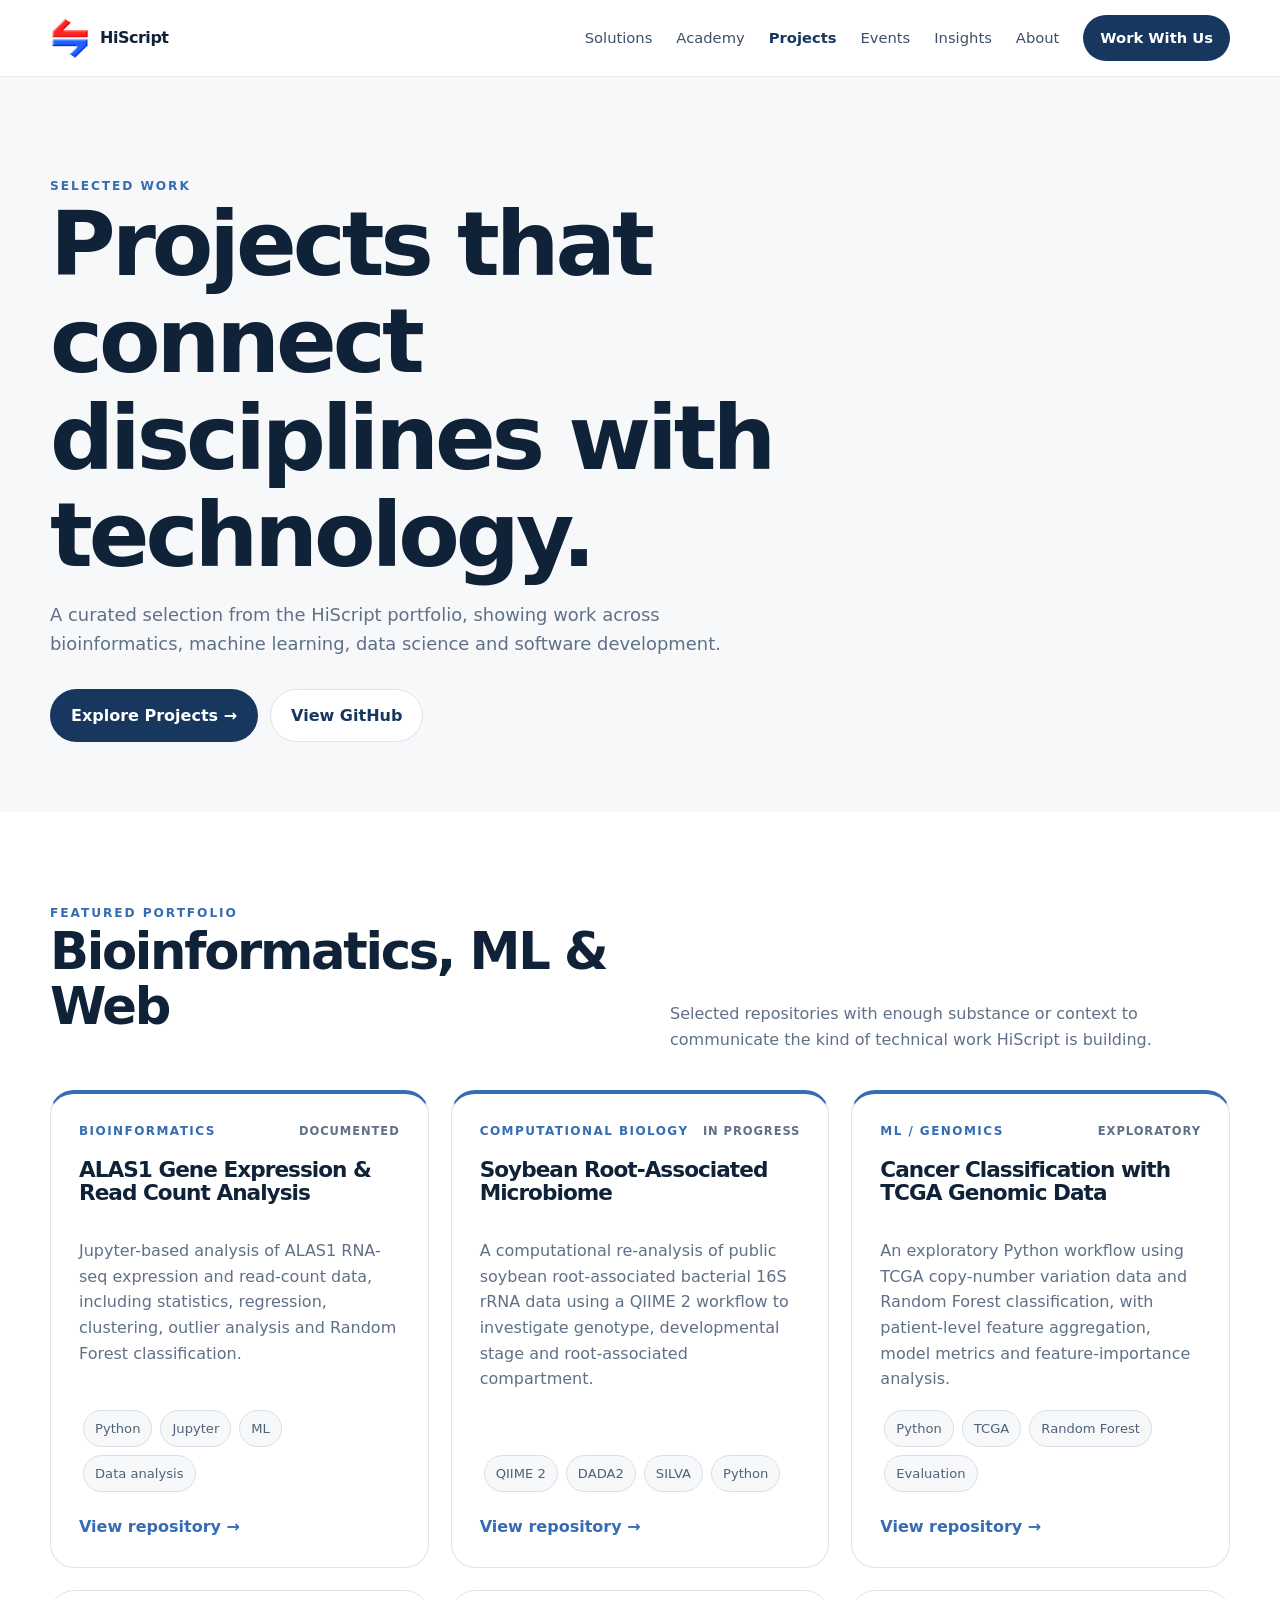
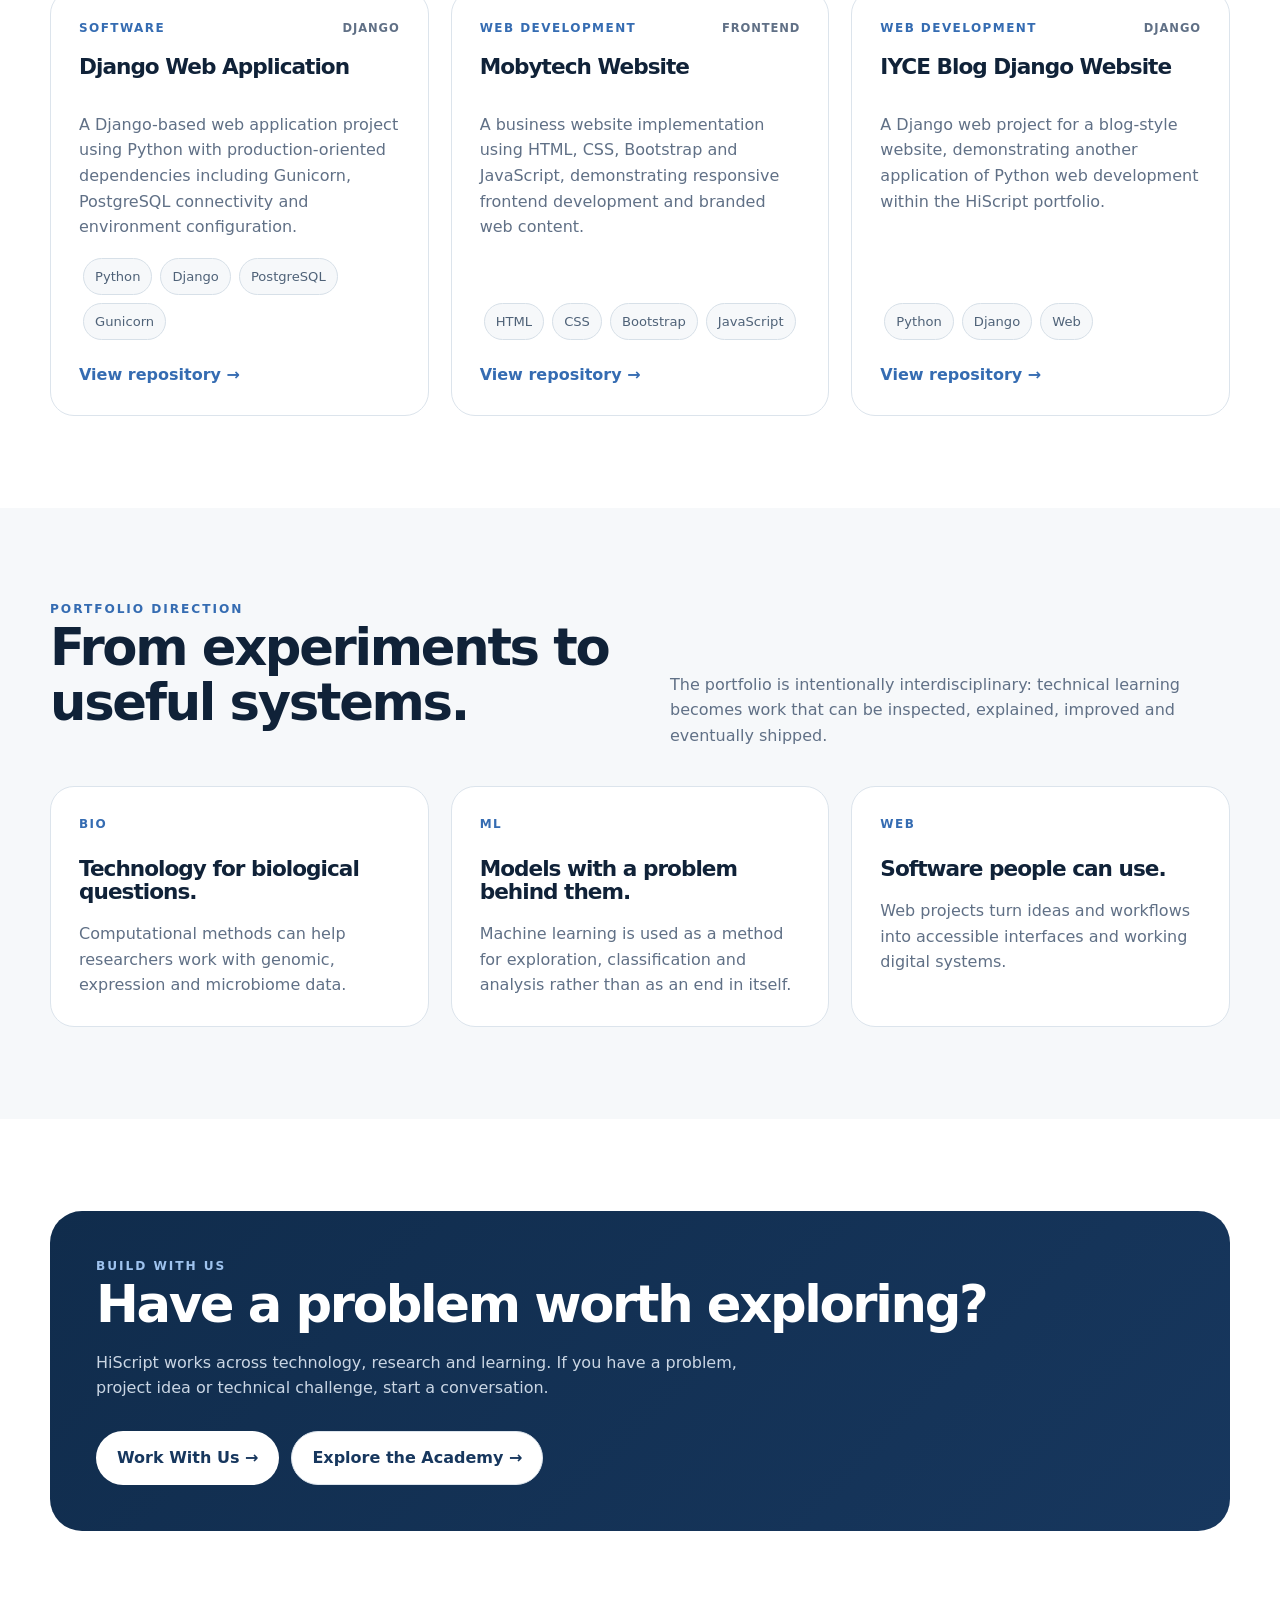
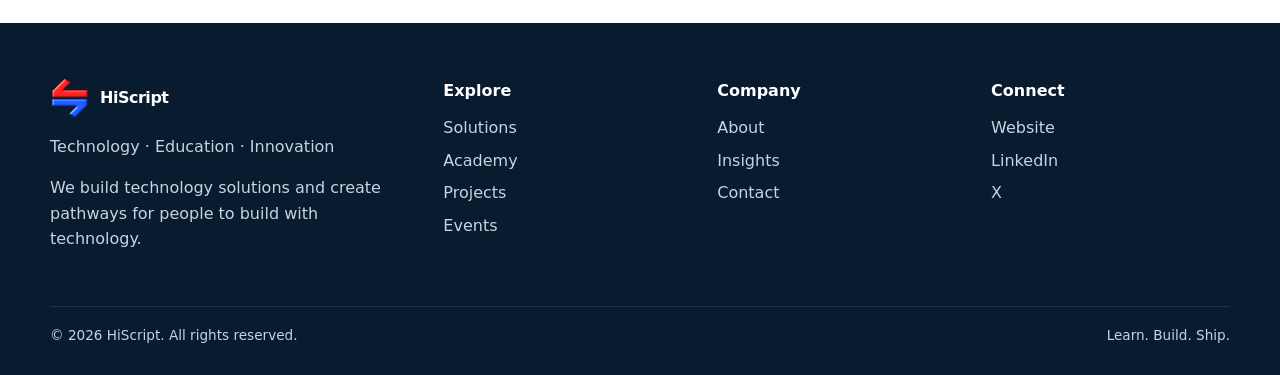
<file: projects.html>
<!doctype html>
<html lang="en">
<head>
<meta charset="utf-8"><meta name="viewport" content="width=device-width, initial-scale=1">
<meta name="description" content="Explore selected HiScript projects and examples of technology applied to real-world problems across disciplines.">
<link rel="icon" href="assets/logo.png"><link rel="stylesheet" href="css/styles.css">
<title>Projects — HiScript</title>
  <meta name="theme-color" content="#17375e">
  <meta name="robots" content="index, follow">
  <link rel="canonical" href="https://hi-script.github.io/projects.html">
  <meta property="og:type" content="website">
  <meta property="og:site_name" content="HiScript">
  <meta property="og:title" content="Projects — HiScript">
  <meta property="og:description" content="Explore selected HiScript projects and examples of technology applied to real-world problems across disciplines.">
  <meta property="og:url" content="https://hi-script.github.io/projects.html">
  <meta property="og:image" content="https://hi-script.github.io/assets/logo.png">
  <meta name="twitter:card" content="summary">
  <meta name="twitter:title" content="Projects — HiScript">
  <meta name="twitter:description" content="Explore selected HiScript projects and examples of technology applied to real-world problems across disciplines.">
  <meta name="twitter:image" content="https://hi-script.github.io/assets/logo.png">
</head>
<body><a class="skip-link" href="#main-content">Skip to content</a>
<header class="site-header">
  <div class="container nav">
    <a class="brand" href="index.html" aria-label="HiScript home">
      <img src="assets/logo.png" alt="HiScript logo">
      <span>HiScript</span>
    </a>
    <button class="menu-btn" aria-label="Open navigation" aria-expanded="false">☰</button>
    <nav class="nav-links" aria-label="Primary navigation"><a href="solutions.html">Solutions</a><a href="academy.html">Academy</a><a href="projects.html" class="active" aria-current="page">Projects</a><a href="events.html">Events</a><a href="insights.html">Insights</a><a href="about.html">About</a><a class="nav-cta" href="contact.html">Work With Us</a></nav>
  </div>
</header>

<main id="main-content">
<section class="page-hero">
  <div class="container">
    <div class="kicker">Selected Work</div>
    <h1>Projects that connect disciplines with technology.</h1>
    <p>A curated selection from the HiScript portfolio, showing work across bioinformatics, machine learning, data science and software development.</p>
    <div class="actions">
      <a class="btn btn-primary" href="#featured-projects">Explore Projects →</a>
      <a class="btn btn-secondary" href="https://github.com/Hi-Script" target="_blank" rel="noopener">View GitHub</a>
    </div>
  </div>
</section>

<section id="featured-projects">
  <div class="container">
    <div class="section-head">
      <div>
        <div class="kicker">Featured Portfolio</div>
        <h2>Bioinformatics, ML & Web</h2>
      </div>
      <p>Selected repositories with enough substance or context to communicate the kind of technical work HiScript is building.</p>
    </div>

    <div class="grid-3 project-grid">
      <article class="card project-card project-featured">
        <div class="project-top"><span class="num">Bioinformatics</span><span class="project-status">Documented</span></div>
        <h3>ALAS1 Gene Expression & Read Count Analysis</h3>
        <p>Jupyter-based analysis of ALAS1 RNA-seq expression and read-count data, including statistics, regression, clustering, outlier analysis and Random Forest classification.</p>
        <div class="project-tags"><span class="pill">Python</span><span class="pill">Jupyter</span><span class="pill">ML</span><span class="pill">Data analysis</span></div>
        <a class="text-link" href="https://github.com/Hi-Script/biochemistry_ml_mini_projects" target="_blank" rel="noopener">View repository →</a>
      </article>

      <article class="card project-card project-featured">
        <div class="project-top"><span class="num">Computational Biology</span><span class="project-status">In progress</span></div>
        <h3>Soybean Root-Associated Microbiome</h3>
        <p>A computational re-analysis of public soybean root-associated bacterial 16S rRNA data using a QIIME 2 workflow to investigate genotype, developmental stage and root-associated compartment.</p>
        <div class="project-tags"><span class="pill">QIIME 2</span><span class="pill">DADA2</span><span class="pill">SILVA</span><span class="pill">Python</span></div>
        <a class="text-link" href="https://github.com/Hi-Script/soybean-microbiome-project" target="_blank" rel="noopener">View repository →</a>
      </article>

      <article class="card project-card project-featured">
        <div class="project-top"><span class="num">ML / Genomics</span><span class="project-status">Exploratory</span></div>
        <h3>Cancer Classification with TCGA Genomic Data</h3>
        <p>An exploratory Python workflow using TCGA copy-number variation data and Random Forest classification, with patient-level feature aggregation, model metrics and feature-importance analysis.</p>
        <div class="project-tags"><span class="pill">Python</span><span class="pill">TCGA</span><span class="pill">Random Forest</span><span class="pill">Evaluation</span></div>
        <a class="text-link" href="https://github.com/Hi-Script/Cancer-Classification-Using-TCGA-Genomic-Data-and-Random-Forest" target="_blank" rel="noopener">View repository →</a>
      </article>

      <article class="card project-card">
        <div class="project-top"><span class="num">Software</span><span class="project-status">Django</span></div>
        <h3>Django Web Application</h3>
        <p>A Django-based web application project using Python with production-oriented dependencies including Gunicorn, PostgreSQL connectivity and environment configuration.</p>
        <div class="project-tags"><span class="pill">Python</span><span class="pill">Django</span><span class="pill">PostgreSQL</span><span class="pill">Gunicorn</span></div>
        <a class="text-link" href="https://github.com/Hi-Script/DjangoWebapp" target="_blank" rel="noopener">View repository →</a>
      </article>

      <article class="card project-card">
        <div class="project-top"><span class="num">Web Development</span><span class="project-status">Frontend</span></div>
        <h3>Mobytech Website</h3>
        <p>A business website implementation using HTML, CSS, Bootstrap and JavaScript, demonstrating responsive frontend development and branded web content.</p>
        <div class="project-tags"><span class="pill">HTML</span><span class="pill">CSS</span><span class="pill">Bootstrap</span><span class="pill">JavaScript</span></div>
        <a class="text-link" href="https://github.com/Hi-Script/Mobtech-Website" target="_blank" rel="noopener">View repository →</a>
      </article>

      <article class="card project-card">
        <div class="project-top"><span class="num">Web Development</span><span class="project-status">Django</span></div>
        <h3>IYCE Blog Django Website</h3>
        <p>A Django web project for a blog-style website, demonstrating another application of Python web development within the HiScript portfolio.</p>
        <div class="project-tags"><span class="pill">Python</span><span class="pill">Django</span><span class="pill">Web</span></div>
        <a class="text-link" href="https://github.com/Hi-Script/iyce-blog-django-website" target="_blank" rel="noopener">View repository →</a>
      </article>
    </div>
  </div>
</section>

<section class="bridge">
  <div class="container">
    <div class="section-head">
      <div>
        <div class="kicker">Portfolio Direction</div>
        <h2>From experiments to useful systems.</h2>
      </div>
      <p>The portfolio is intentionally interdisciplinary: technical learning becomes work that can be inspected, explained, improved and eventually shipped.</p>
    </div>
    <div class="grid-3">
      <article class="card"><div class="num">Bio</div><h3>Technology for biological questions.</h3><p>Computational methods can help researchers work with genomic, expression and microbiome data.</p></article>
      <article class="card"><div class="num">ML</div><h3>Models with a problem behind them.</h3><p>Machine learning is used as a method for exploration, classification and analysis rather than as an end in itself.</p></article>
      <article class="card"><div class="num">Web</div><h3>Software people can use.</h3><p>Web projects turn ideas and workflows into accessible interfaces and working digital systems.</p></article>
    </div>
  </div>
</section>

<section>
  <div class="container">
    <div class="feature">
      <div class="kicker" style="color:#9fc3ee">Build with us</div>
      <h2>Have a problem worth exploring?</h2>
      <p>HiScript works across technology, research and learning. If you have a problem, project idea or technical challenge, start a conversation.</p>
      <div class="actions"><a class="btn" style="background:#fff;color:var(--navy)" href="contact.html">Work With Us →</a><a class="btn btn-secondary" href="academy.html">Explore the Academy →</a></div>
    </div>
  </div>
</section>
</main>

<footer class="footer">
  <div class="container footer-grid">
    <div>
      <a class="brand" href="index.html"><img src="assets/logo.png" alt="HiScript logo"><span style="color:#fff">HiScript</span></a>
      <p style="max-width:310px">Technology · Education · Innovation</p>
      <p>We build technology solutions and create pathways for people to build with technology.</p>
    </div>
    <div><h4>Explore</h4><ul><li><a href="solutions.html">Solutions</a></li><li><a href="academy.html">Academy</a></li><li><a href="projects.html">Projects</a></li><li><a href="events.html">Events</a></li></ul></div>
    <div><h4>Company</h4><ul><li><a href="about.html">About</a></li><li><a href="insights.html">Insights</a></li><li><a href="contact.html">Contact</a></li></ul></div>
    <div><h4>Connect</h4><ul><li><a href="https://hi-script.github.io/" rel="noopener noreferrer" target="_blank">Website</a></li><li><a href="https://www.linkedin.com/company/hiscript/" rel="noopener noreferrer" target="_blank">LinkedIn</a></li><li><a href="https://x.com/HiScript_" rel="noopener noreferrer" target="_blank">X</a></li></ul></div>
  </div>
  <div class="container footer-bottom"><span>© <span data-year></span> HiScript. All rights reserved.</span><span>Learn. Build. Ship.</span></div>
</footer>
<script src="js/main.js"></script>
</body>
</html>
</file>
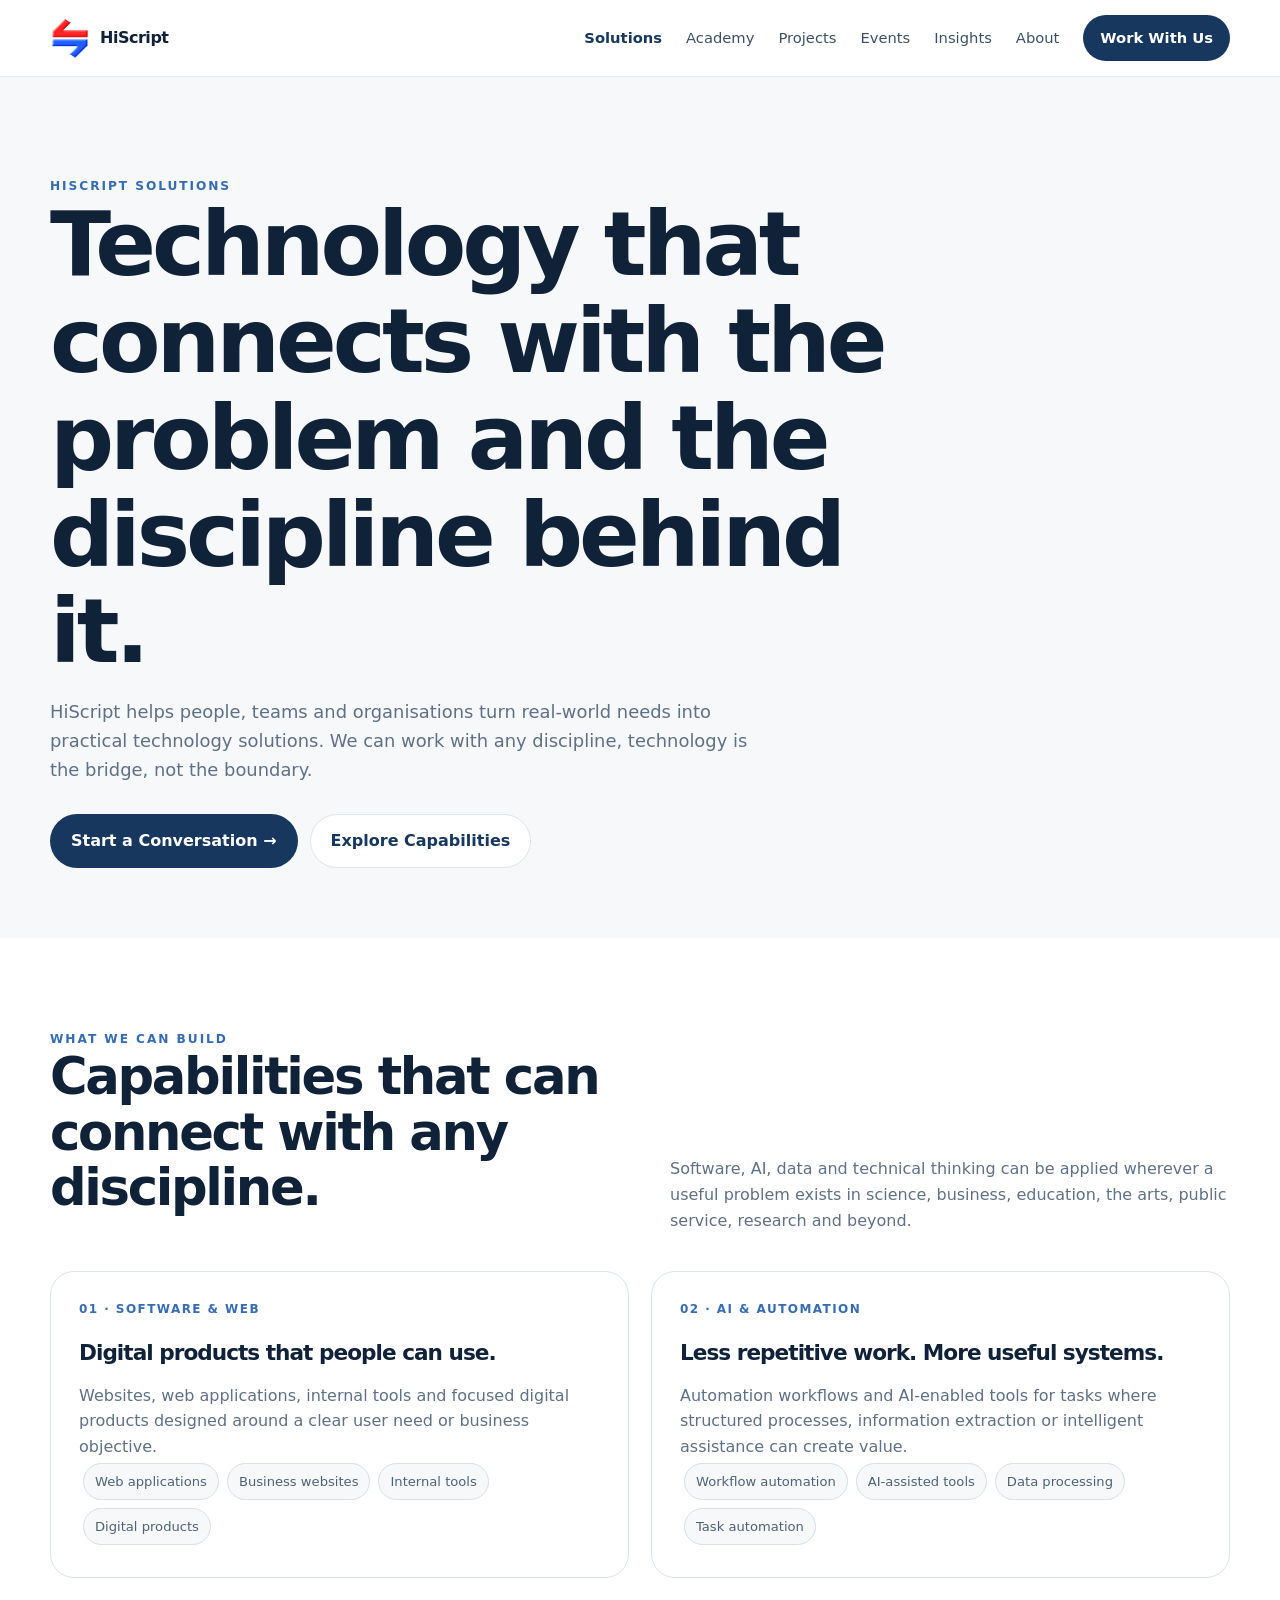
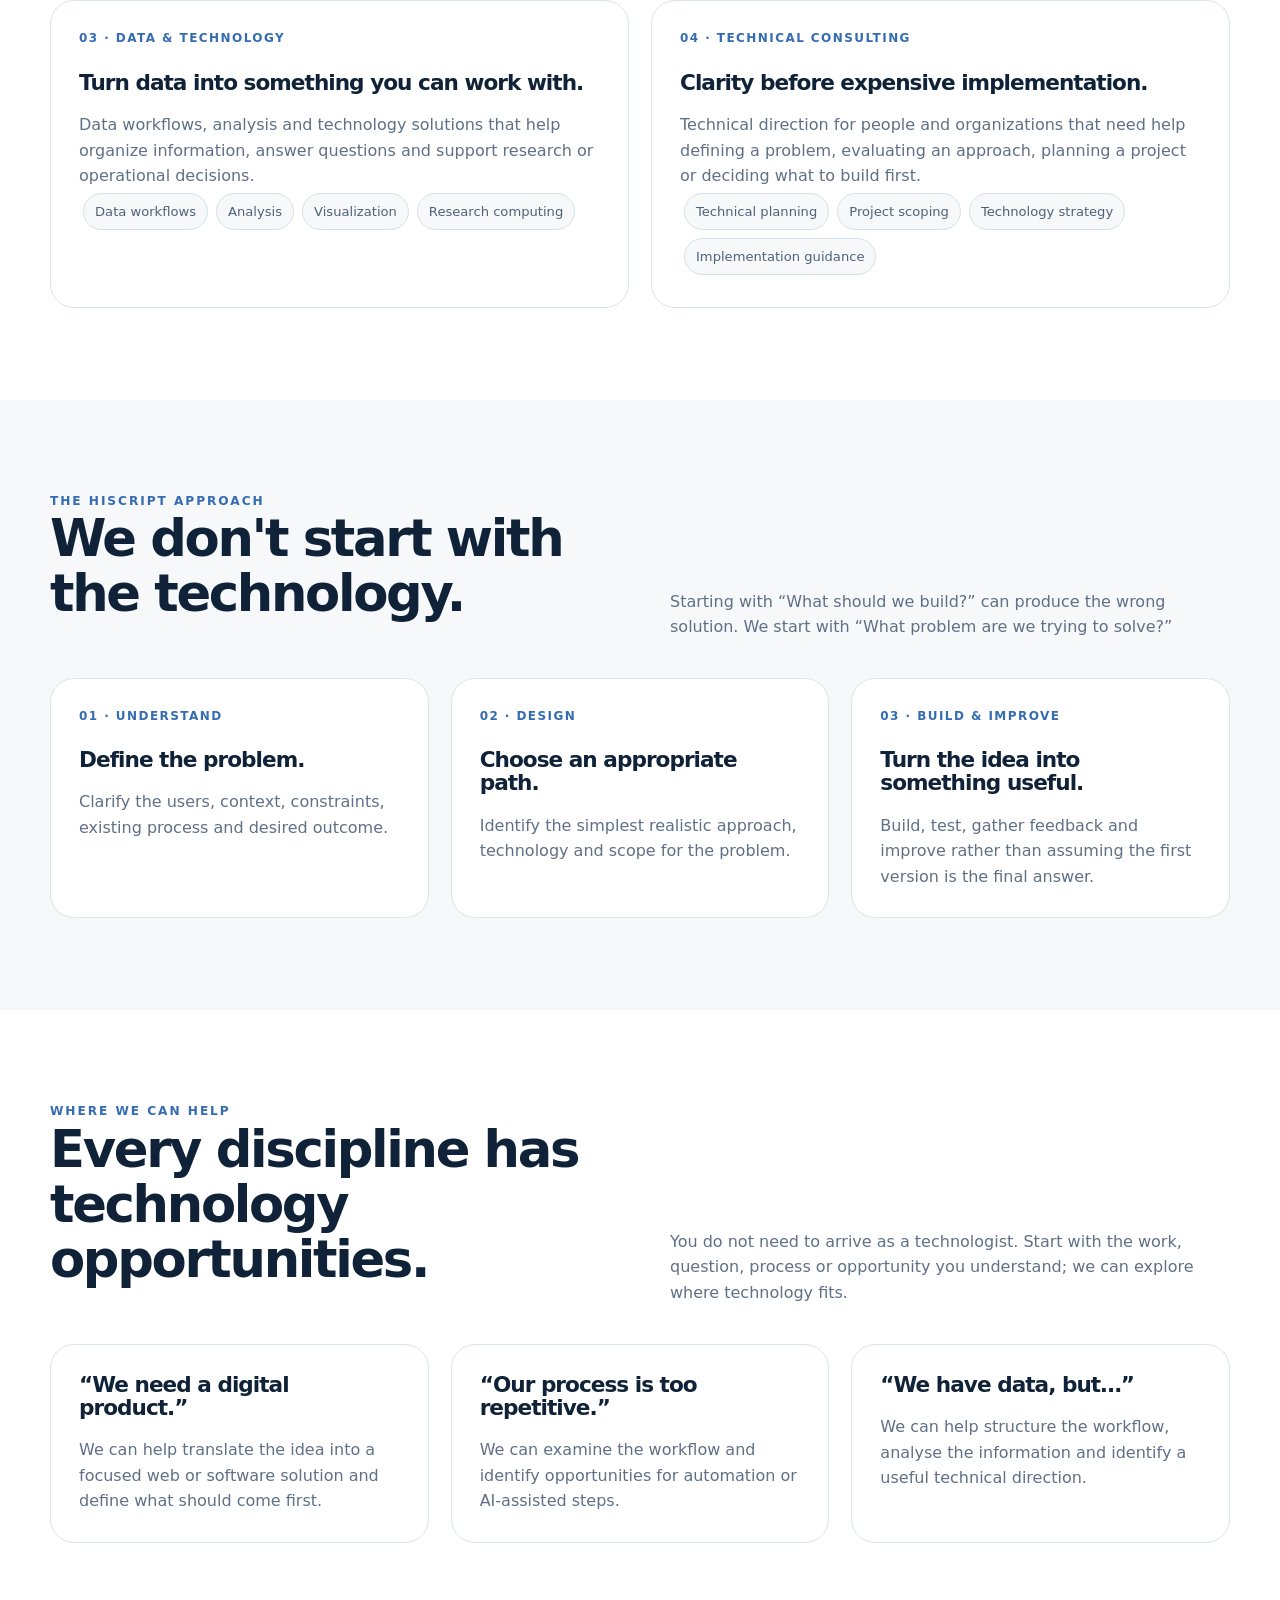
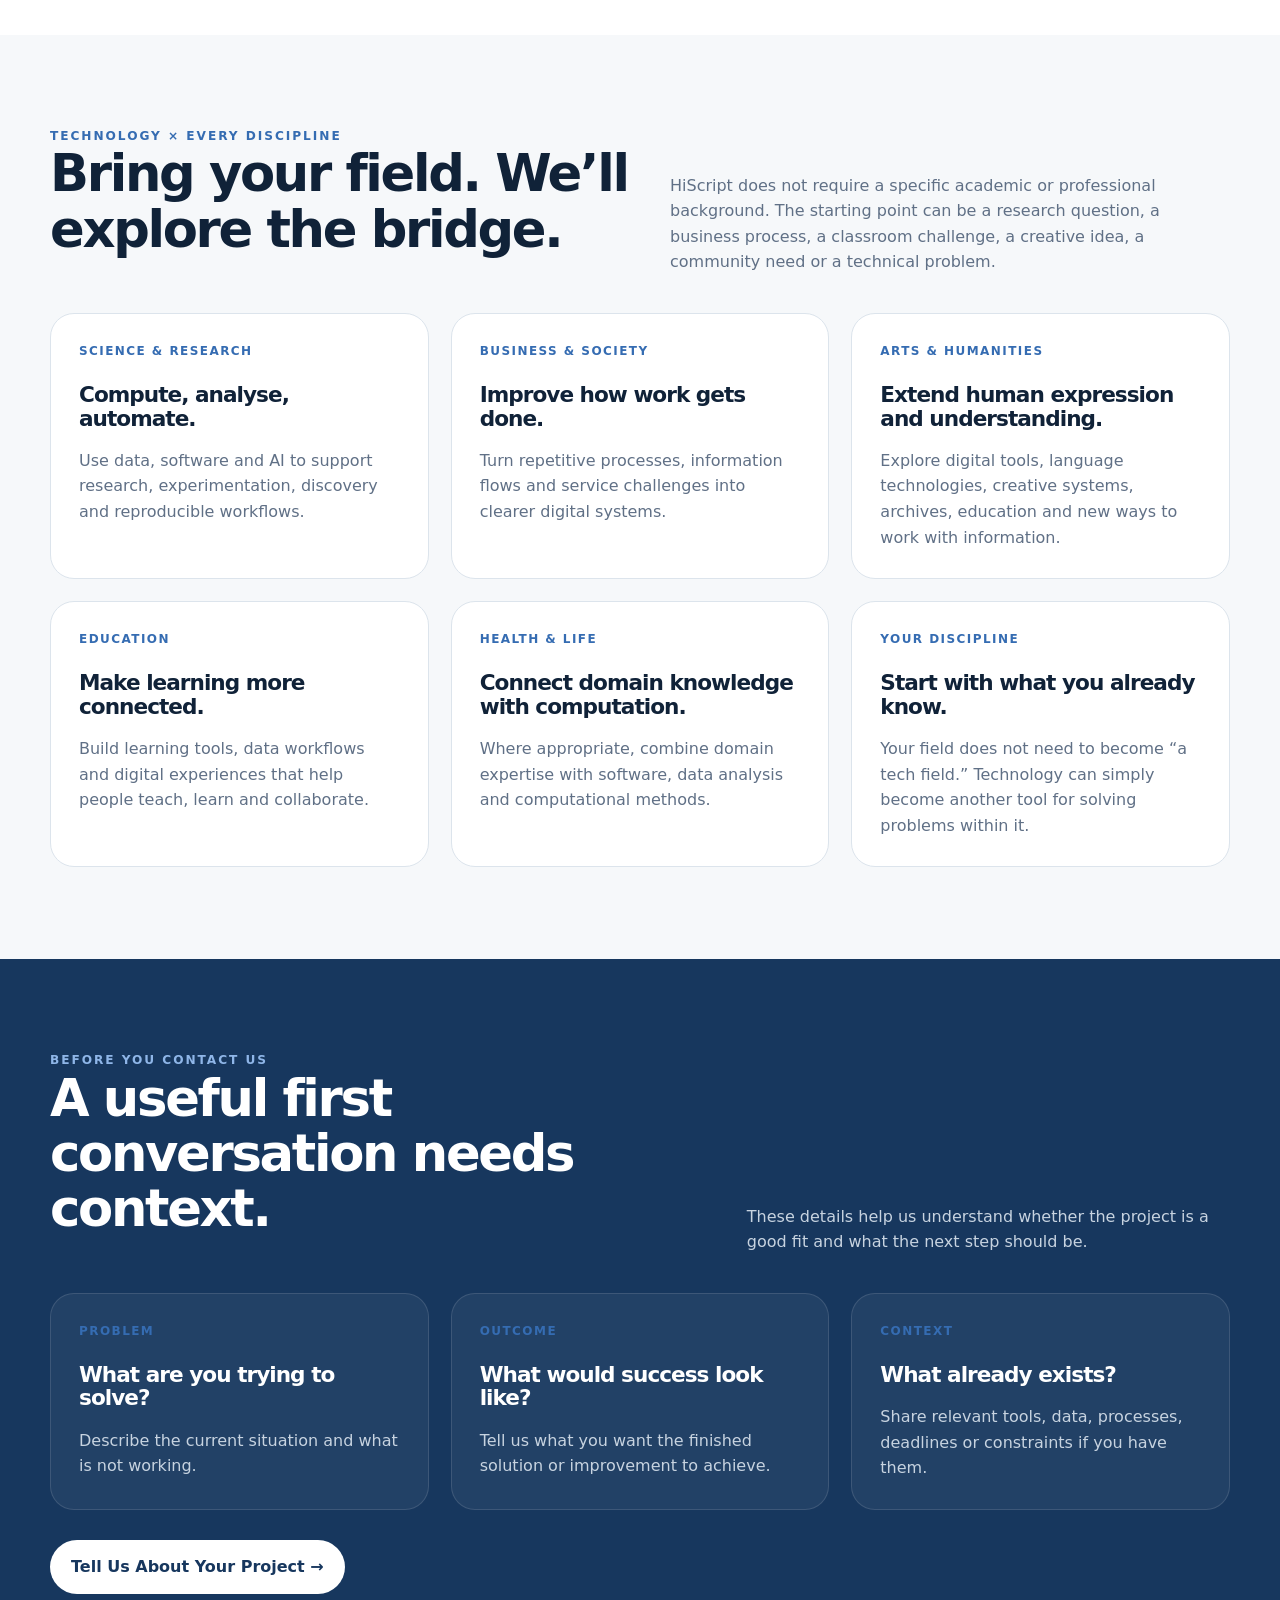
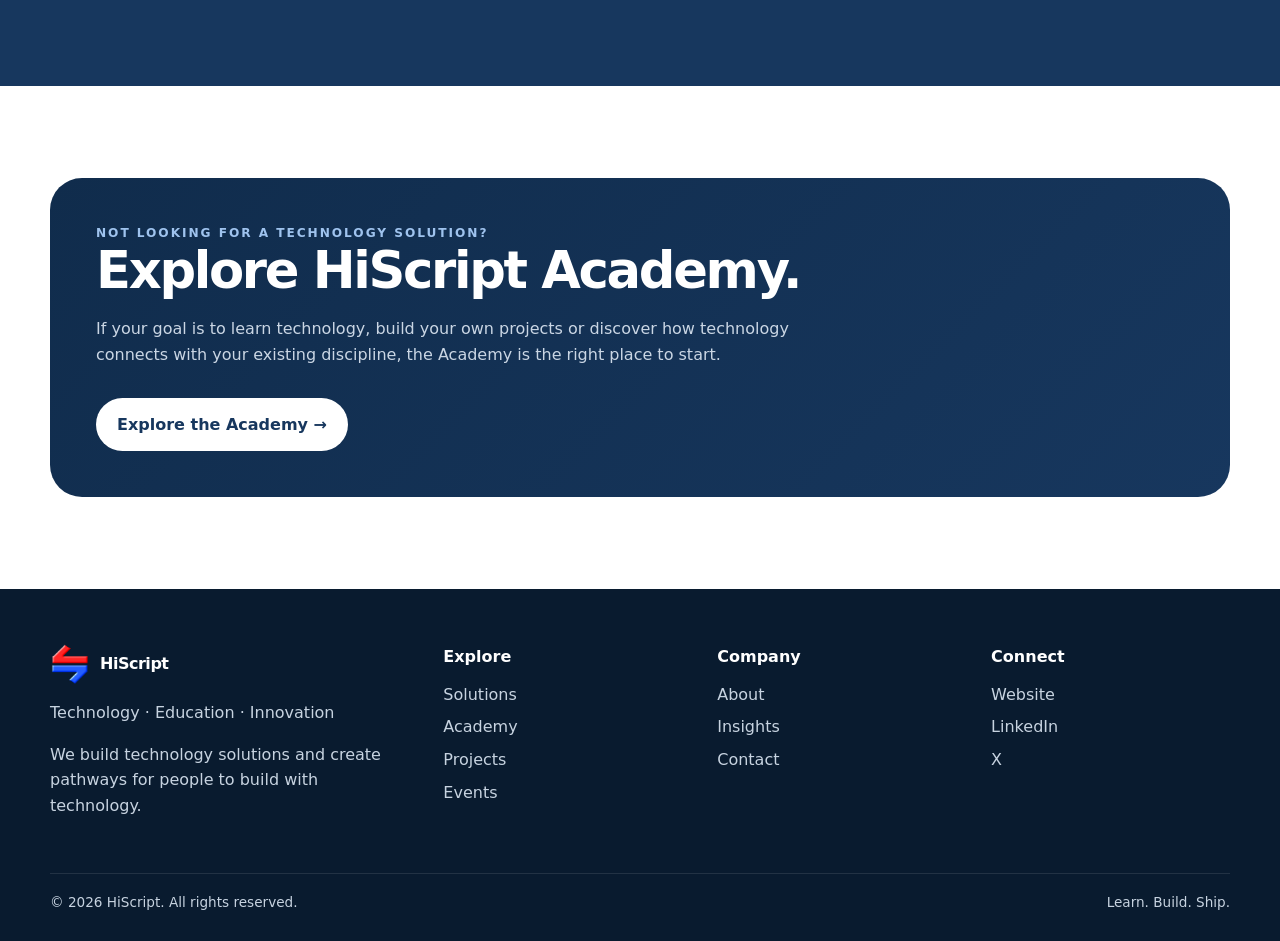
<file: solutions.html>
<!doctype html>
<html lang="en">
<head>
<meta charset="utf-8"><meta name="viewport" content="width=device-width, initial-scale=1">
<meta name="description" content="HiScript builds practical software, AI, automation and data solutions for real-world problems across every discipline.">
<link rel="icon" href="assets/logo.png"><link rel="stylesheet" href="css/styles.css">
<title>Technology Solutions — HiScript</title>
  <meta name="theme-color" content="#17375e">
  <meta name="robots" content="index, follow">
  <link rel="canonical" href="https://hi-script.github.io/solutions.html">
  <meta property="og:type" content="website">
  <meta property="og:site_name" content="HiScript">
  <meta property="og:title" content="Technology Solutions — HiScript">
  <meta property="og:description" content="HiScript builds practical software, AI, automation and data solutions for real-world problems across every discipline.">
  <meta property="og:url" content="https://hi-script.github.io/solutions.html">
  <meta property="og:image" content="https://hi-script.github.io/assets/logo.png">
  <meta name="twitter:card" content="summary">
  <meta name="twitter:title" content="Technology Solutions — HiScript">
  <meta name="twitter:description" content="HiScript builds practical software, AI, automation and data solutions for real-world problems across every discipline.">
  <meta name="twitter:image" content="https://hi-script.github.io/assets/logo.png">
</head>
<body><a class="skip-link" href="#main-content">Skip to content</a>
<header class="site-header">
  <div class="container nav">
    <a class="brand" href="index.html" aria-label="HiScript home">
      <img src="assets/logo.png" alt="HiScript logo">
      <span>HiScript</span>
    </a>
    <button class="menu-btn" aria-label="Open navigation" aria-expanded="false">☰</button>
    <nav class="nav-links" aria-label="Primary navigation"><a href="solutions.html" class="active" aria-current="page">Solutions</a><a href="academy.html" class="">Academy</a><a href="projects.html" class="">Projects</a><a href="events.html" class="">Events</a><a href="insights.html" class="">Insights</a><a href="about.html" class="">About</a><a class="nav-cta" href="contact.html">Work With Us</a></nav>
  </div>
</header>

<main id="main-content">
<section class="page-hero">
  <div class="container">
    <div class="kicker">HiScript Solutions</div>
    <h1>Technology that connects with the problem and the discipline behind it.</h1>
    <p>HiScript helps people, teams and organisations turn real-world needs into practical technology solutions. We can work with any discipline, technology is the bridge, not the boundary.</p>
    <div class="actions">
      <a class="btn btn-primary" href="contact.html">Start a Conversation →</a>
      <a class="btn btn-secondary" href="#capabilities">Explore Capabilities</a>
    </div>
  </div>
</section>

<section id="capabilities">
  <div class="container">
    <div class="section-head">
      <div>
        <div class="kicker">What we can build</div>
        <h2>Capabilities that can connect with any discipline.</h2>
      </div>
      <p>Software, AI, data and technical thinking can be applied wherever a useful problem exists in science, business, education, the arts, public service, research and beyond.</p>
    </div>

    <div class="grid-2">
      <article class="card">
        <div class="num">01 · Software & Web</div>
        <h3>Digital products that people can use.</h3>
        <p>Websites, web applications, internal tools and focused digital products designed around a clear user need or business objective.</p>
        <div class="pill">Web applications</div><div class="pill">Business websites</div><div class="pill">Internal tools</div><div class="pill">Digital products</div>
      </article>

      <article class="card">
        <div class="num">02 · AI & Automation</div>
        <h3>Less repetitive work. More useful systems.</h3>
        <p>Automation workflows and AI-enabled tools for tasks where structured processes, information extraction or intelligent assistance can create value.</p>
        <div class="pill">Workflow automation</div><div class="pill">AI-assisted tools</div><div class="pill">Data processing</div><div class="pill">Task automation</div>
      </article>

      <article class="card">
        <div class="num">03 · Data & Technology</div>
        <h3>Turn data into something you can work with.</h3>
        <p>Data workflows, analysis and technology solutions that help organize information, answer questions and support research or operational decisions.</p>
        <div class="pill">Data workflows</div><div class="pill">Analysis</div><div class="pill">Visualization</div><div class="pill">Research computing</div>
      </article>

      <article class="card">
        <div class="num">04 · Technical Consulting</div>
        <h3>Clarity before expensive implementation.</h3>
        <p>Technical direction for people and organizations that need help defining a problem, evaluating an approach, planning a project or deciding what to build first.</p>
        <div class="pill">Technical planning</div><div class="pill">Project scoping</div><div class="pill">Technology strategy</div><div class="pill">Implementation guidance</div>
      </article>
    </div>
  </div>
</section>

<section class="bridge">
  <div class="container">
    <div class="section-head">
      <div>
        <div class="kicker">The HiScript approach</div>
        <h2>We don't start with the technology.</h2>
      </div>
      <p>Starting with “What should we build?” can produce the wrong solution. We start with “What problem are we trying to solve?”</p>
    </div>

    <div class="grid-3">
      <article class="card">
        <div class="num">01 · Understand</div>
        <h3>Define the problem.</h3>
        <p>Clarify the users, context, constraints, existing process and desired outcome.</p>
      </article>
      <article class="card">
        <div class="num">02 · Design</div>
        <h3>Choose an appropriate path.</h3>
        <p>Identify the simplest realistic approach, technology and scope for the problem.</p>
      </article>
      <article class="card">
        <div class="num">03 · Build & improve</div>
        <h3>Turn the idea into something useful.</h3>
        <p>Build, test, gather feedback and improve rather than assuming the first version is the final answer.</p>
      </article>
    </div>
  </div>
</section>

<section>
  <div class="container">
    <div class="section-head">
      <div>
        <div class="kicker">Where we can help</div>
        <h2>Every discipline has technology opportunities.</h2>
      </div>
      <p>You do not need to arrive as a technologist. Start with the work, question, process or opportunity you understand; we can explore where technology fits.</p>
    </div>

    <div class="grid-3">
      <article class="card">
        <h3>“We need a digital product.”</h3>
        <p>We can help translate the idea into a focused web or software solution and define what should come first.</p>
      </article>
      <article class="card">
        <h3>“Our process is too repetitive.”</h3>
        <p>We can examine the workflow and identify opportunities for automation or AI-assisted steps.</p>
      </article>
      <article class="card">
        <h3>“We have data, but…”</h3>
        <p>We can help structure the workflow, analyse the information and identify a useful technical direction.</p>
      </article>
    </div>
  </div>
</section>

<section class="bridge">
  <div class="container">
    <div class="section-head">
      <div>
        <div class="kicker">Technology × Every Discipline</div>
        <h2>Bring your field. We’ll explore the bridge.</h2>
      </div>
      <p>HiScript does not require a specific academic or professional background. The starting point can be a research question, a business process, a classroom challenge, a creative idea, a community need or a technical problem.</p>
    </div>
    <div class="grid-3">
      <article class="card"><div class="num">Science & Research</div><h3>Compute, analyse, automate.</h3><p>Use data, software and AI to support research, experimentation, discovery and reproducible workflows.</p></article>
      <article class="card"><div class="num">Business & Society</div><h3>Improve how work gets done.</h3><p>Turn repetitive processes, information flows and service challenges into clearer digital systems.</p></article>
      <article class="card"><div class="num">Arts & Humanities</div><h3>Extend human expression and understanding.</h3><p>Explore digital tools, language technologies, creative systems, archives, education and new ways to work with information.</p></article>
      <article class="card"><div class="num">Education</div><h3>Make learning more connected.</h3><p>Build learning tools, data workflows and digital experiences that help people teach, learn and collaborate.</p></article>
      <article class="card"><div class="num">Health & Life</div><h3>Connect domain knowledge with computation.</h3><p>Where appropriate, combine domain expertise with software, data analysis and computational methods.</p></article>
      <article class="card"><div class="num">Your Discipline</div><h3>Start with what you already know.</h3><p>Your field does not need to become “a tech field.” Technology can simply become another tool for solving problems within it.</p></article>
    </div>
  </div>
</section>

<section class="dark">
  <div class="container">
    <div class="section-head">
      <div>
        <div class="kicker" style="color:#8fb6e8">Before you contact us</div>
        <h2>A useful first conversation needs context.</h2>
      </div>
      <p>These details help us understand whether the project is a good fit and what the next step should be.</p>
    </div>

    <div class="grid-3">
      <article class="card"><div class="num">Problem</div><h3>What are you trying to solve?</h3><p>Describe the current situation and what is not working.</p></article>
      <article class="card"><div class="num">Outcome</div><h3>What would success look like?</h3><p>Tell us what you want the finished solution or improvement to achieve.</p></article>
      <article class="card"><div class="num">Context</div><h3>What already exists?</h3><p>Share relevant tools, data, processes, deadlines or constraints if you have them.</p></article>
    </div>

    <div class="actions">
      <a class="btn" style="background:#fff;color:var(--navy)" href="contact.html">Tell Us About Your Project →</a>
    </div>
  </div>
</section>

<section>
  <div class="container">
    <div class="feature">
      <div class="kicker" style="color:#9fc3ee">Not looking for a technology solution?</div>
      <h2>Explore HiScript Academy.</h2>
      <p>If your goal is to learn technology, build your own projects or discover how technology connects with your existing discipline, the Academy is the right place to start.</p>
      <div class="actions">
        <a class="btn" style="background:#fff;color:var(--navy)" href="academy.html">Explore the Academy →</a>
      </div>
    </div>
  </div>
</section>
</main>


<footer class="footer">
  <div class="container footer-grid">
    <div>
      <a class="brand" href="index.html"><img src="assets/logo.png" alt="HiScript logo"><span style="color:#fff">HiScript</span></a>
      <p style="max-width:310px">Technology · Education · Innovation</p>
      <p>We build technology solutions and create pathways for people to build with technology.</p>
    </div>
    <div><h4>Explore</h4><ul><li><a href="solutions.html">Solutions</a></li><li><a href="academy.html">Academy</a></li><li><a href="projects.html">Projects</a></li><li><a href="events.html">Events</a></li></ul></div>
    <div><h4>Company</h4><ul><li><a href="about.html">About</a></li><li><a href="insights.html">Insights</a></li><li><a href="contact.html">Contact</a></li></ul></div>
    <div><h4>Connect</h4><ul><li><a href="https://hi-script.github.io/" rel="noopener noreferrer" target="_blank">Website</a></li><li><a href="https://www.linkedin.com/company/hiscript/" rel="noopener noreferrer" target="_blank">LinkedIn</a></li><li><a href="https://x.com/HiScript_" rel="noopener noreferrer" target="_blank">X</a></li></ul></div>
  </div>
  <div class="container footer-bottom"><span>© <span data-year></span> HiScript. All rights reserved.</span><span>Learn. Build. Ship.</span></div>
</footer><script src="js/main.js"></script></body>
</html>
</file>
<file: css/styles.css>
:root{
  --navy:#17375E;
  --navy-2:#0E2745;
  --red:#D83B43;
  --blue:#356CB2;
  --ink:#102238;
  --muted:#607086;
  --line:#DCE4EC;
  --paper:#F6F8FA;
  --white:#FFFFFF;
  --shadow:0 18px 50px rgba(16,34,56,.09);
  --radius:24px;
  --max:1180px;
}
*{box-sizing:border-box}
html{scroll-behavior:smooth}
body{margin:0;font-family:Inter,ui-sans-serif,system-ui,-apple-system,BlinkMacSystemFont,"Segoe UI",sans-serif;color:var(--ink);background:var(--white);line-height:1.6}
a{color:inherit;text-decoration:none}
img{max-width:100%;display:block}
.container{width:min(var(--max),calc(100% - 40px));margin-inline:auto}
.site-header{position:sticky;top:0;z-index:50;background:rgba(255,255,255,.92);backdrop-filter:blur(16px);border-bottom:1px solid rgba(220,228,236,.8)}
.nav{height:76px;display:flex;align-items:center;justify-content:space-between;gap:24px}
.brand{display:flex;align-items:center;gap:10px;font-weight:800;letter-spacing:-.03em}
.brand img{width:40px;height:40px;object-fit:contain}
.nav-links{display:flex;align-items:center;gap:24px;font-size:.92rem;color:#3d5068}
.nav-links a:hover{color:var(--navy)}
.nav-cta{padding:11px 17px;border-radius:999px;background:var(--navy);color:white!important;font-weight:700}
.menu-btn{display:none;border:1px solid var(--line);background:white;border-radius:10px;padding:9px 11px;font-size:1.1rem}
.hero{padding:112px 0 92px;background:
 radial-gradient(circle at 82% 18%,rgba(53,108,178,.13),transparent 28%),
 radial-gradient(circle at 10% 75%,rgba(216,59,67,.08),transparent 24%),
 linear-gradient(180deg,#fff 0%,#f7f9fb 100%);overflow:hidden}
.hero-grid{display:grid;grid-template-columns:1.05fr .95fr;gap:70px;align-items:center}
.eyebrow,.kicker{font-size:.76rem;font-weight:800;letter-spacing:.16em;text-transform:uppercase;color:var(--blue)}
h1,h2,h3{line-height:1.08;letter-spacing:-.045em;margin:0 0 18px}
h1{font-size:clamp(3rem,7vw,6.3rem);max-width:850px}
h2{font-size:clamp(2rem,4vw,3.5rem)}
h3{font-size:1.35rem}
.lead{font-size:clamp(1.05rem,1.6vw,1.28rem);color:var(--muted);max-width:680px}
.actions{display:flex;flex-wrap:wrap;gap:12px;margin-top:30px}
.btn{display:inline-flex;align-items:center;justify-content:center;gap:8px;border:1px solid transparent;border-radius:999px;padding:13px 20px;font-weight:750;transition:.2s ease}
.btn-primary{background:var(--navy);color:#fff}.btn-primary:hover{transform:translateY(-2px);box-shadow:var(--shadow)}
.btn-secondary{background:#fff;border-color:var(--line);color:var(--navy)}.btn-secondary:hover{border-color:#b9c7d6}
.hero-visual{min-height:440px;border:1px solid var(--line);border-radius:36px;background:#fff;box-shadow:var(--shadow);position:relative;overflow:hidden}
.hero-visual:before,.hero-visual:after{content:"";position:absolute;border:1px solid rgba(53,108,178,.18);border-radius:50%}
.hero-visual:before{width:420px;height:420px;left:-100px;top:40px}
.hero-visual:after{width:300px;height:300px;right:-40px;bottom:-70px;border-color:rgba(216,59,67,.18)}
.network{position:absolute;inset:0;background-image:linear-gradient(rgba(23,55,94,.06) 1px,transparent 1px),linear-gradient(90deg,rgba(23,55,94,.06) 1px,transparent 1px);background-size:34px 34px}
.node{position:absolute;border:1px solid rgba(23,55,94,.18);background:rgba(255,255,255,.86);backdrop-filter:blur(8px);padding:18px;border-radius:18px;box-shadow:0 12px 30px rgba(16,34,56,.08);font-weight:800}
.node small{display:block;color:var(--muted);font-weight:600;margin-top:4px}
.node.a{left:10%;top:18%}.node.b{right:12%;top:34%}.node.c{left:28%;bottom:16%}.node.d{right:24%;bottom:13%}
.dot{position:absolute;width:11px;height:11px;border-radius:50%;background:var(--red);box-shadow:0 0 0 7px rgba(216,59,67,.1)}
.dot.one{left:30%;top:39%}.dot.two{left:61%;top:51%}.dot.three{left:46%;bottom:27%}
section{padding:92px 0}
.section-head{display:flex;justify-content:space-between;gap:30px;align-items:end;margin-bottom:38px}
.section-head p{max-width:560px;color:var(--muted);margin:0}
.muted{color:var(--muted)}
.grid-2{display:grid;grid-template-columns:repeat(2,1fr);gap:22px}
.grid-3{display:grid;grid-template-columns:repeat(3,1fr);gap:22px}
.card{border:1px solid var(--line);border-radius:var(--radius);padding:28px;background:#fff}
.card:hover{box-shadow:var(--shadow)}
.card .num{font-size:.75rem;font-weight:850;letter-spacing:.12em;color:var(--blue);text-transform:uppercase;margin-bottom:22px}
.card p{color:var(--muted);margin-bottom:0}
.split{display:grid;grid-template-columns:1fr 1fr;gap:22px}
.dark{background:var(--navy);color:white}.dark .muted,.dark p{color:#C7D3E0}.dark .card{background:rgba(255,255,255,.05);border-color:rgba(255,255,255,.12)}
.pill{display:inline-flex;padding:7px 11px;border:1px solid var(--line);border-radius:999px;color:var(--muted);font-size:.82rem;margin:4px}
.bridge{background:var(--paper)}
.bridge-map{display:grid;grid-template-columns:repeat(3,1fr);gap:12px;margin-top:34px}
.bridge-item{padding:22px;border-radius:18px;background:#fff;border:1px solid var(--line)}
.bridge-item strong{display:block;font-size:1.1rem}.arrow{color:var(--red);font-weight:900;margin:8px 0}
.feature{background:linear-gradient(135deg,#102C4C,#17375E);color:#fff;border-radius:32px;padding:46px}
.feature p{color:#CAD6E4;max-width:700px}
.quote{font-size:clamp(1.7rem,3vw,2.7rem);font-weight:800;letter-spacing:-.04em;max-width:850px}
.footer{padding:55px 0 28px;background:#091B2F;color:#C7D3E0}
.footer-grid{display:grid;grid-template-columns:1.5fr repeat(3,1fr);gap:35px}
.footer a{color:#C7D3E0}.footer a:hover{color:#fff}
.footer h4{color:#fff;margin:0 0 12px}.footer ul{list-style:none;padding:0;margin:0}.footer li{margin:7px 0}
.footer-bottom{border-top:1px solid rgba(255,255,255,.1);margin-top:38px;padding-top:18px;font-size:.85rem;display:flex;justify-content:space-between;gap:20px}
.page-hero{padding:100px 0 70px;background:var(--paper)}
.page-hero p{max-width:700px;color:var(--muted);font-size:1.12rem}
.form-grid{display:grid;grid-template-columns:1fr 1fr;gap:16px}.field{display:flex;flex-direction:column;gap:7px}.field.full{grid-column:1/-1}
label{font-weight:700;font-size:.9rem}input,textarea,select{width:100%;padding:14px 15px;border:1px solid var(--line);border-radius:12px;font:inherit;background:#fff}textarea{min-height:160px;resize:vertical}
.notice{padding:14px 16px;border-left:3px solid var(--red);background:#fff7f7;border-radius:8px;color:#6c4a4d}
@media(max-width:900px){
 .hero-grid,.split,.grid-2{grid-template-columns:1fr}.grid-3{grid-template-columns:1fr 1fr}.bridge-map{grid-template-columns:1fr 1fr}
 .nav-links{display:none;position:absolute;left:20px;right:20px;top:70px;background:white;border:1px solid var(--line);border-radius:18px;padding:14px;box-shadow:var(--shadow);flex-direction:column;align-items:stretch}
 .nav-links.open{display:flex}.nav-links a{padding:10px 12px}.nav-cta{text-align:center}.menu-btn{display:block}
 .hero{padding-top:80px}.hero-visual{min-height:360px}.footer-grid{grid-template-columns:1fr 1fr}
}
@media(max-width:620px){
 .container{width:min(var(--max),calc(100% - 28px))}section{padding:70px 0}.hero{padding:70px 0 65px}
 .grid-3,.bridge-map,.form-grid{grid-template-columns:1fr}.footer-grid{grid-template-columns:1fr}.footer-bottom{flex-direction:column}
 h1{font-size:clamp(2.7rem,15vw,4.2rem)}.feature{padding:30px 24px}
}


/* HiScript 2.0 QA refinements */
:focus-visible{outline:3px solid rgba(53,108,178,.35);outline-offset:3px}
.skip-link{position:absolute;left:12px;top:-60px;z-index:100;padding:10px 14px;background:var(--navy);color:#fff;border-radius:10px;font-weight:700}
.skip-link:focus{top:12px}
main{scroll-margin-top:90px}
.nav-links a{transition:color .18s ease}
.nav-links a.active{color:var(--navy);font-weight:800}
.hero-copy{position:relative;z-index:2}
.hero-visual{isolation:isolate}
.hero-visual .network{z-index:0}
.hero-visual .node,.hero-visual .dot{z-index:2}
.hero-visual .node{min-width:145px}
.card{transition:transform .18s ease,box-shadow .18s ease,border-color .18s ease}
.card:hover{transform:translateY(-3px);border-color:#c8d4df}
.btn:focus-visible,.nav-cta:focus-visible{outline-offset:4px}
.section-rule{height:1px;background:var(--line);margin:0}
@media(max-width:900px){
  .hero-grid{gap:42px}
  .section-head{align-items:flex-start;flex-direction:column}
  .hero-visual{min-height:340px}
}
@media(max-width:620px){
  .nav{height:70px}
  .brand img{width:36px;height:38px}
  .hero-visual{min-height:300px;border-radius:26px}
  .hero-visual .node{min-width:0;padding:13px;font-size:.86rem}
  .hero-visual .node small{font-size:.72rem}
  .node.a{left:6%;top:14%}.node.b{right:6%;top:31%}.node.c{left:16%;bottom:13%}.node.d{right:8%;bottom:9%}
}
@media(prefers-reduced-motion:reduce){
  html{scroll-behavior:auto}
  *,*::before,*::after{transition:none!important;animation:none!important}
}

.card .pill{background:var(--paper);border-color:#d7e0e8;color:#4f6278}.card .pill + .pill{margin-left:4px}

/* Projects page */
.project-grid{align-items:stretch}
.project-card{display:flex;flex-direction:column;height:100%;min-height:390px}
.project-featured{border-top:4px solid var(--blue)}
.project-top{display:flex;align-items:flex-start;justify-content:space-between;gap:12px;margin-bottom:16px}
.project-top .num{margin-bottom:0}
.project-status{font-size:.72rem;font-weight:800;letter-spacing:.08em;text-transform:uppercase;color:var(--muted);white-space:nowrap}
.project-card p{color:var(--muted)}
.project-tags{margin-top:auto;padding-top:14px;margin-bottom:18px}
.project-card .text-link{color:var(--blue);font-weight:800}
.project-card .text-link:hover{color:var(--navy)}
@media(max-width:900px){.project-card{min-height:0}}

/* Step 5 — Events page */
.event-hero{padding:108px 0 92px;background:radial-gradient(circle at 82% 18%,rgba(53,108,178,.14),transparent 28%),radial-gradient(circle at 10% 78%,rgba(216,59,67,.08),transparent 25%),linear-gradient(180deg,#fff 0%,#f7f9fb 100%);overflow:hidden}
.event-hero-grid{display:grid;grid-template-columns:1.08fr .92fr;gap:70px;align-items:center}
.event-hero h1{max-width:780px}
.event-hero-panel{min-height:470px;border:1px solid var(--line);border-radius:36px;background:#fff;box-shadow:var(--shadow);position:relative;overflow:hidden;background-image:linear-gradient(rgba(23,55,94,.055) 1px,transparent 1px),linear-gradient(90deg,rgba(23,55,94,.055) 1px,transparent 1px);background-size:34px 34px}
.event-hero-panel:before,.event-hero-panel:after{content:"";position:absolute;border:1px solid rgba(53,108,178,.16);border-radius:50%;pointer-events:none}
.event-hero-panel:before{width:390px;height:390px;left:-95px;top:55px}.event-hero-panel:after{width:300px;height:300px;right:-75px;bottom:-70px;border-color:rgba(216,59,67,.16)}
.event-orbit{position:absolute;width:245px;height:245px;border:1px dashed rgba(53,108,178,.28);border-radius:50%;left:50%;top:50%;transform:translate(-50%,-50%)}
.event-center{position:absolute;left:50%;top:50%;transform:translate(-50%,-50%);width:145px;height:145px;border-radius:50%;background:var(--navy);color:#fff;display:flex;flex-direction:column;align-items:center;justify-content:center;text-align:center;box-shadow:0 18px 45px rgba(16,34,56,.18);z-index:2}
.event-center span{font-size:.68rem;letter-spacing:.14em;text-transform:uppercase;color:#a9c6e5;font-weight:800}.event-center strong{font-size:1.2rem;line-height:1.02;margin-top:7px;letter-spacing:-.04em}
.event-stat{position:absolute;z-index:3;border:1px solid rgba(23,55,94,.14);background:rgba(255,255,255,.9);backdrop-filter:blur(10px);border-radius:18px;padding:14px 17px;box-shadow:0 12px 30px rgba(16,34,56,.08);min-width:142px}.event-stat strong{display:block;font-size:1rem}.event-stat span{display:block;color:var(--muted);font-size:.78rem;margin-top:2px}.stat-one{left:8%;top:12%}.stat-two{right:8%;top:27%}.stat-three{left:7%;bottom:18%}.stat-four{right:10%;bottom:10%}
.event-feature{padding-top:0}.event-feature-card{padding:48px}.event-feature-card h2{max-width:760px}.event-theme{font-size:1.05rem}.event-meta-grid{display:grid;grid-template-columns:repeat(4,1fr);gap:12px;margin-top:30px}.event-meta-grid>div{padding:17px 18px;border:1px solid rgba(255,255,255,.14);border-radius:16px;background:rgba(255,255,255,.045)}.meta-label{display:block;font-size:.72rem;letter-spacing:.12em;text-transform:uppercase;color:#9fc3ee;font-weight:800;margin-bottom:5px}.event-meta-grid strong{font-size:.95rem}.event-light-btn{background:#fff;color:var(--navy)}.event-light-btn:hover{transform:translateY(-2px);box-shadow:0 12px 30px rgba(0,0,0,.12)}
.programme-card{min-height:360px}.programme-day{font-size:.75rem;font-weight:850;letter-spacing:.12em;color:var(--blue);text-transform:uppercase;margin-bottom:18px}.event-list{margin:22px 0 0;padding-left:20px;color:var(--muted)}.event-list li{margin:9px 0}.event-pathways{padding:92px 0}.event-pathways .bridge-item{background:rgba(255,255,255,.055);border-color:rgba(255,255,255,.12);color:#fff}.event-pathways .bridge-item span{color:#c7d3e0}.event-register{display:flex;align-items:center;justify-content:space-between;gap:40px;padding:42px 46px;border:1px solid var(--line);border-radius:28px;background:linear-gradient(135deg,#f7f9fb,#fff);box-shadow:var(--shadow)}.event-register h2{margin-bottom:10px}.event-register p{color:var(--muted);max-width:700px;margin:0}.awareness-follow{padding-top:0}
@media(max-width:900px){.event-hero-grid{grid-template-columns:1fr;gap:42px}.event-hero-panel{min-height:390px}.event-meta-grid{grid-template-columns:1fr 1fr}.event-register{align-items:flex-start;flex-direction:column}.event-pathways{padding:70px 0}}
@media(max-width:620px){.event-hero{padding:78px 0 68px}.event-hero-panel{min-height:330px;border-radius:26px}.event-orbit{width:190px;height:190px}.event-center{width:115px;height:115px}.event-center strong{font-size:1rem}.event-stat{min-width:0;padding:11px 12px}.event-stat strong{font-size:.82rem}.event-stat span{font-size:.67rem}.stat-one{left:5%;top:9%}.stat-two{right:5%;top:23%}.stat-three{left:5%;bottom:17%}.stat-four{right:5%;bottom:8%}.event-feature-card{padding:30px 24px}.event-meta-grid{grid-template-columns:1fr}.event-register{padding:30px 24px;border-radius:22px}}

/* Step 6 — Insights / Knowledge Hub */
.insights-hero{padding:108px 0 92px;background:radial-gradient(circle at 80% 20%,rgba(53,108,178,.13),transparent 29%),radial-gradient(circle at 12% 78%,rgba(216,59,67,.07),transparent 25%),linear-gradient(180deg,#fff 0%,#f7f9fb 100%);overflow:hidden}
.insights-hero-grid{display:grid;grid-template-columns:1fr 1fr;gap:70px;align-items:center}.insights-hero h1{max-width:760px}.insights-hero-panel{min-height:500px;border:1px solid var(--line);border-radius:36px;background:#fff;box-shadow:var(--shadow);position:relative;overflow:hidden;background-image:linear-gradient(rgba(23,55,94,.05) 1px,transparent 1px),linear-gradient(90deg,rgba(23,55,94,.05) 1px,transparent 1px);background-size:34px 34px}.insights-hero-panel:before{content:"";position:absolute;width:500px;height:500px;border:1px solid rgba(53,108,178,.12);border-radius:50%;left:50%;top:50%;transform:translate(-50%,-50%)}.insight-ring{position:absolute;border:1px dashed rgba(53,108,178,.2);border-radius:50%;left:50%;top:50%;transform:translate(-50%,-50%)}.ring-one{width:310px;height:310px}.ring-two{width:200px;height:200px;border-color:rgba(216,59,67,.18)}.insight-core{position:absolute;left:50%;top:50%;transform:translate(-50%,-50%);width:150px;height:150px;border-radius:50%;background:var(--navy);color:#fff;display:flex;flex-direction:column;align-items:center;justify-content:center;text-align:center;box-shadow:0 18px 45px rgba(16,34,56,.18);z-index:3}.insight-core span{font-size:.68rem;letter-spacing:.14em;text-transform:uppercase;color:#a9c6e5;font-weight:800}.insight-core strong{font-size:1.05rem;line-height:1.05;margin-top:7px;letter-spacing:-.04em}.insight-node{position:absolute;z-index:4;border:1px solid rgba(23,55,94,.14);background:rgba(255,255,255,.92);backdrop-filter:blur(10px);border-radius:17px;padding:13px 15px;box-shadow:0 12px 30px rgba(16,34,56,.08);font-weight:800;font-size:.9rem}.insight-node small{display:block;color:var(--muted);font-size:.7rem;font-weight:600;margin-top:2px}.in-one{left:7%;top:12%}.in-two{right:7%;top:19%}.in-three{left:4%;bottom:20%}.in-four{right:7%;bottom:13%}.in-five{left:38%;bottom:5%}.in-six{right:37%;top:5%}.insight-feature-grid{display:grid;grid-template-columns:1.15fr .85fr;gap:22px}.insight-feature-card{border-radius:30px;padding:42px;background:linear-gradient(135deg,#102c4c,#17375e);color:#fff;min-height:320px}.insight-feature-card.light{background:var(--paper);border:1px solid var(--line);color:var(--ink)}.insight-feature-card p{max-width:680px;color:#cad6e4}.insight-feature-card.light p{color:var(--muted)}.insight-label{font-size:.73rem;font-weight:850;letter-spacing:.12em;text-transform:uppercase;color:#9fc3ee;margin-bottom:18px}.insight-feature-card.light .insight-label{color:var(--blue)}.insight-feature-card h3{font-size:clamp(1.7rem,3vw,2.45rem);max-width:780px}.text-link{color:var(--blue);font-weight:800}.insight-feature-card:not(.light) .text-link{color:#fff}.pill-row{margin-top:20px}.insight-pillar-grid .card{min-height:300px}.insight-format{min-height:245px}.awareness-grid{display:grid;grid-template-columns:repeat(4,1fr);gap:14px}.awareness-card{border:1px solid rgba(255,255,255,.12);border-radius:20px;background:rgba(255,255,255,.05);padding:24px}.awareness-card span{display:block;color:#9fc3ee;font-size:.72rem;font-weight:850;letter-spacing:.12em;margin-bottom:18px}.awareness-card strong{font-size:1.1rem}.awareness-card p{color:#c7d3e0;font-size:.92rem;margin:10px 0 0}.insights-cta{display:flex;align-items:center;justify-content:space-between;gap:40px;padding:46px;border:1px solid var(--line);border-radius:30px;background:linear-gradient(135deg,#f7f9fb,#fff);box-shadow:var(--shadow)}.insights-cta h2{max-width:750px}.insights-cta p{color:var(--muted);max-width:700px;margin:0}.insights-cta .actions{margin-top:0;flex-shrink:0}
@media(max-width:1000px){.insights-hero-grid{grid-template-columns:1fr;gap:42px}.insights-hero-panel{min-height:430px}.insight-feature-grid{grid-template-columns:1fr}.awareness-grid{grid-template-columns:1fr 1fr}.insights-cta{align-items:flex-start;flex-direction:column}.insights-cta .actions{margin-top:4px}}
@media(max-width:620px){.insights-hero{padding:78px 0 68px}.insights-hero-panel{min-height:350px;border-radius:26px}.insight-core{width:115px;height:115px}.insight-core strong{font-size:.85rem}.ring-one{width:220px;height:220px}.ring-two{width:145px;height:145px}.insight-node{padding:10px 11px;font-size:.72rem}.insight-node small{font-size:.58rem}.in-one{left:4%;top:9%}.in-two{right:4%;top:20%}.in-three{left:3%;bottom:18%}.in-four{right:4%;bottom:9%}.in-five{left:31%;bottom:2%}.in-six{right:28%;top:3%}.insight-feature-card{padding:30px 24px;min-height:0}.awareness-grid{grid-template-columns:1fr}.insights-cta{padding:30px 24px;border-radius:22px}}

/* Step 8 — About / brand story */
.about-hero h1{max-width:900px}
.about-hero .actions{margin-top:28px}
.about-intro{display:grid;grid-template-columns:.8fr 1.2fr;gap:70px;align-items:start}
.about-intro h2{max-width:520px}
.about-intro .lead{font-size:1.28rem;line-height:1.7;color:var(--ink);margin-top:0}
.about-discipline-grid{display:grid;grid-template-columns:repeat(4,1fr);gap:14px;margin-top:34px}
.about-discipline{padding:24px;border:1px solid var(--line);border-radius:20px;background:#fff;min-height:145px}
.about-discipline strong{display:block;font-size:1.05rem;margin-bottom:9px}
.about-discipline span{display:block;color:var(--muted);font-size:.92rem;line-height:1.6}
.about-side-card{min-height:245px}
.about-side-card h3{font-size:1.7rem}
.about-side-card .text-link{display:inline-block;margin-top:24px}
.about-principles .card{background:rgba(255,255,255,.05);border-color:rgba(255,255,255,.12)}
.about-principles .card p{color:#c7d3e0}
.about-principles .card .num{color:#9fc3ee}
.about-journey{display:grid;grid-template-columns:.85fr 1.15fr;gap:70px;align-items:start}
.journey-steps{display:grid;grid-template-columns:repeat(3,1fr);gap:14px}
.journey-steps>div{padding:24px;border:1px solid var(--line);border-radius:20px;background:#fff}
.journey-steps span{display:block;color:var(--blue);font-size:.72rem;font-weight:850;letter-spacing:.12em;margin-bottom:18px}
.journey-steps strong{display:block;font-size:1.15rem;margin-bottom:8px}
.journey-steps p{color:var(--muted);font-size:.9rem;margin:0;line-height:1.55}
.about-cta{padding-top:0}
@media (max-width: 900px){.about-intro,.about-journey{grid-template-columns:1fr;gap:35px}.about-discipline-grid{grid-template-columns:1fr 1fr}}
@media (max-width: 640px){.about-discipline-grid,.journey-steps{grid-template-columns:1fr}.about-intro .lead{font-size:1.12rem}.about-hero .actions{align-items:stretch;flex-direction:column}.about-hero .btn{width:100%}}

/* Step 9 — Contact & collaboration refinements */
.contact-intro{max-width:720px}.contact-grid{display:grid;grid-template-columns:1.05fr .95fr;gap:28px;align-items:start}.contact-card{height:100%}.contact-options{display:grid;gap:14px;margin-top:24px}.contact-option{display:flex;gap:14px;align-items:flex-start;padding:18px;border:1px solid var(--line);border-radius:18px;background:var(--surface)}.contact-option strong{display:block;margin-bottom:5px}.contact-option p{margin:0;color:var(--muted);font-size:.94rem}.contact-icon{width:38px;height:38px;display:grid;place-items:center;border-radius:12px;background:var(--soft);font-weight:800;flex:0 0 auto}.contact-note{margin-top:18px;padding:16px 18px;border-left:3px solid currentColor;background:var(--soft);border-radius:0 14px 14px 0}.contact-note p{margin:0;color:var(--muted)}.route-grid{display:grid;grid-template-columns:repeat(3,1fr);gap:18px}.route-card{padding:24px;border:1px solid var(--line);border-radius:18px;background:var(--surface)}.route-card h3{margin:0 0 8px}.route-card p{color:var(--muted)}.route-card .text-link{display:inline-block;margin-top:8px;font-weight:700}.event-cta{display:flex;justify-content:space-between;gap:24px;align-items:center;padding:28px;border-radius:22px;background:var(--ink);color:#fff}.event-cta p{color:rgba(255,255,255,.75);margin:7px 0 0}.event-cta .btn{white-space:nowrap}@media(max-width:800px){.contact-grid,.route-grid{grid-template-columns:1fr}.event-cta{align-items:flex-start;flex-direction:column}.event-cta .btn{white-space:normal}}

.form-note{margin-top:1rem;color:var(--muted);min-height:1.5em}

/* Step 10 — form and production polish */
.form-honey{position:absolute!important;left:-10000px!important;width:1px!important;height:1px!important;opacity:0!important;pointer-events:none!important}
.btn:disabled{opacity:.65;cursor:wait}
@media(max-width:620px){input,textarea,select{font-size:16px}}
</file>
